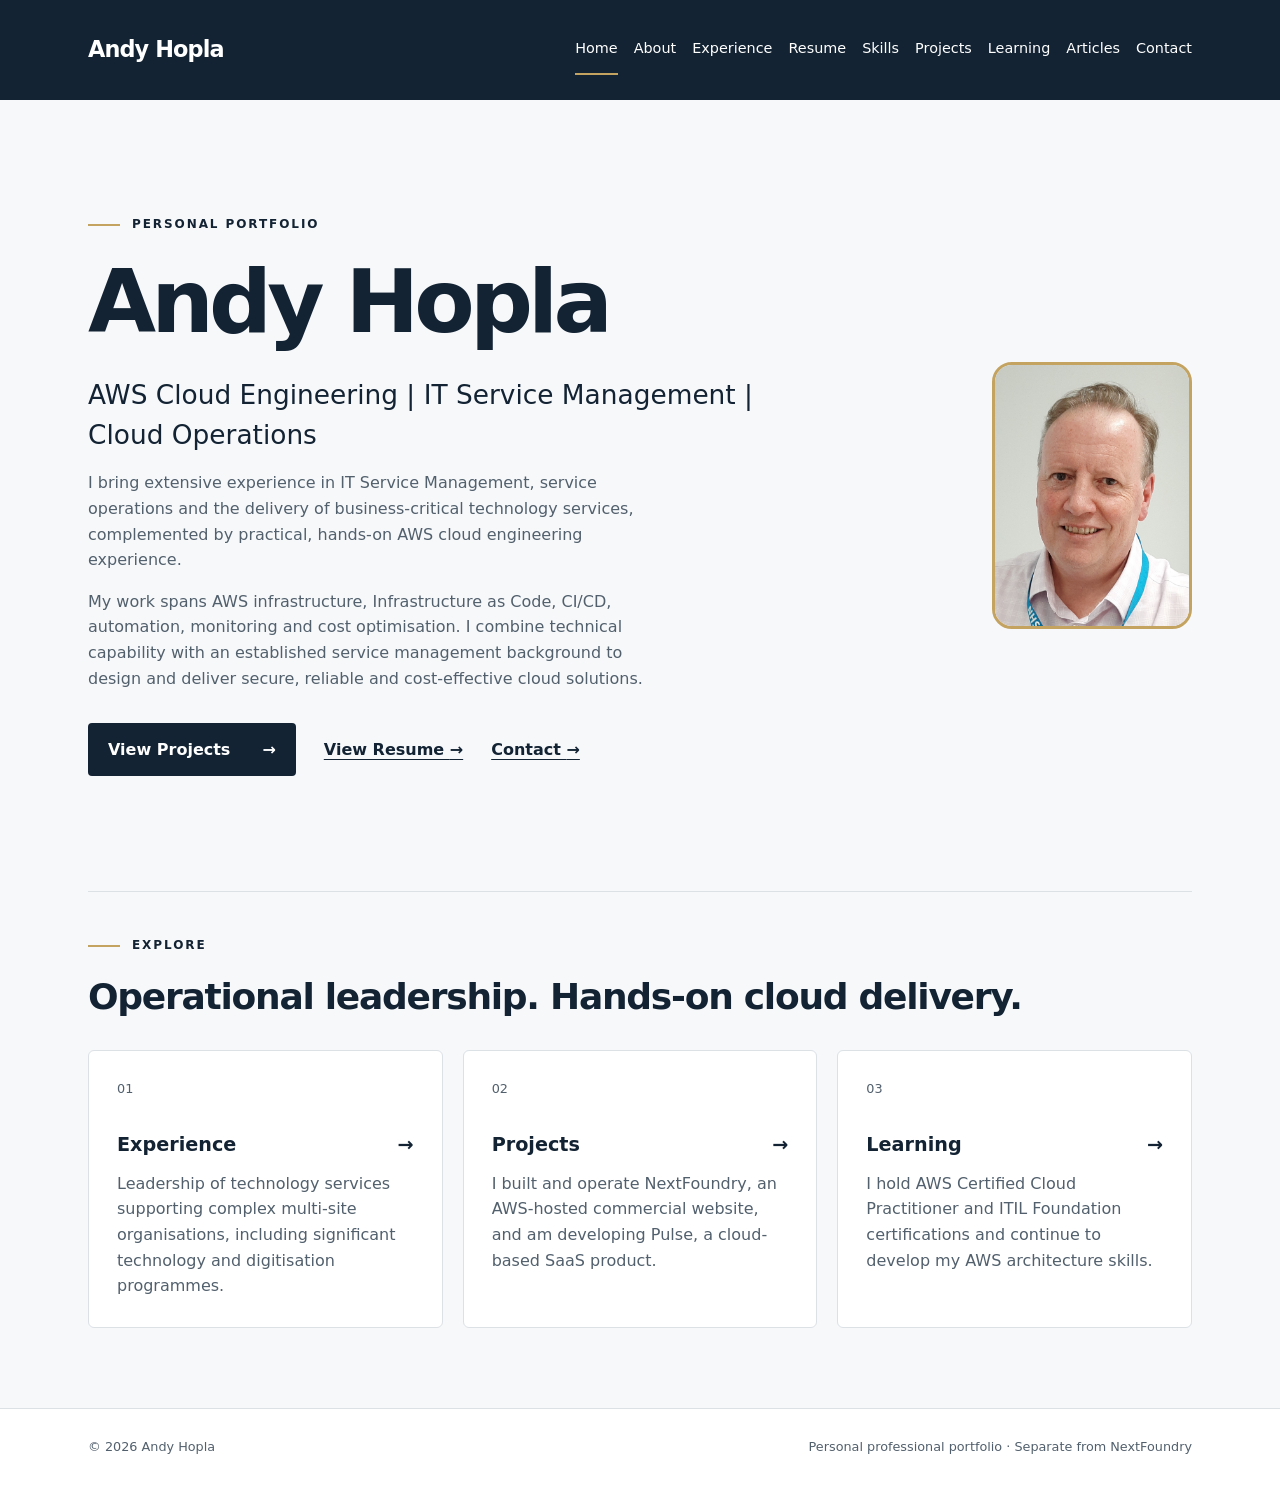
<file: index.html>
<!doctype html>
<html lang="en-GB">
<head>
  <meta charset="utf-8">
  <meta name="viewport" content="width=device-width, initial-scale=1">
  <meta name="description" content="Andy Hopla combines around a decade of IT service management and operational leadership with growing hands-on AWS, automation and AI capability.">
  <meta name="theme-color" content="#132333">
  <link rel="icon" href="favicon.ico" sizes="32x32">
  <link rel="icon" href="favicon.svg" type="image/svg+xml" sizes="any">
  <title>Andy Hopla | Personal Portfolio</title>
  <link rel="stylesheet" href="css/styles.css">
  <script src="js/main.js" defer></script>
</head>
<body>
  <a class="skip-link" href="#main-content">Skip to content</a>
  <header class="site-header">
    <div class="header-inner container">
      <a class="brand" href="index.html" aria-label="Andy Hopla — home">Andy Hopla</a>
      <button class="menu-toggle" type="button" aria-expanded="false" aria-controls="primary-navigation" hidden>Menu</button>
      <nav id="primary-navigation" aria-label="Main navigation">
        <ul>
          <li><a href="index.html" aria-current="page">Home</a></li>
          <li><a href="pages/about.html">About</a></li>
          <li><a href="pages/experience.html">Experience</a></li>
          <li><a href="pages/resume.html">Resume</a></li>
          <li><a href="pages/skills.html">Skills</a></li>
          <li><a href="pages/projects.html">Projects</a></li>
          <li><a href="pages/learning.html">Learning</a></li>
          <li><a href="pages/articles.html">Articles</a></li>
          <li><a href="pages/contact.html">Contact</a></li>
        </ul>
      </nav>
    </div>
  </header>
  <main id="main-content" class="container" tabindex="-1">
    <section class="hero home-hero" aria-labelledby="page-title">
      <div class="home-hero-content">
        <p class="eyebrow">Personal portfolio</p>
        <h1 id="page-title">Andy Hopla</h1>
        <p class="intro">AWS Cloud Engineering | IT Service Management | Cloud Operations</p>
        <p class="hero-description">I bring extensive experience in IT Service Management, service operations and the delivery of business-critical technology services, complemented by practical, hands-on AWS cloud engineering experience.</p>
        <p class="hero-description">My work spans AWS infrastructure, Infrastructure as Code, CI/CD, automation, monitoring and cost optimisation. I combine technical capability with an established service management background to design and deliver secure, reliable and cost-effective cloud solutions.</p>
        <div class="actions">
          <a class="button" href="pages/projects.html">View Projects <span aria-hidden="true">&rarr;</span></a>
          <a class="text-link" href="pages/resume.html">View Resume <span aria-hidden="true">&rarr;</span></a>
          <a class="text-link" href="pages/contact.html">Contact <span aria-hidden="true">&rarr;</span></a>
        </div>
      </div>
      <div class="home-hero-portrait">
        <img src="images/andy-hopla.jpg" alt="Andy Hopla" width="200" height="267">
      </div>
    </section>
    <section class="overview" aria-labelledby="overview-title">
      <div class="section-heading">
        <p class="eyebrow">Explore</p>
        <h2 id="overview-title">Operational leadership. Hands-on cloud delivery.</h2>
      </div>
      <div class="card-grid">
        <a class="card" href="pages/experience.html">
          <span class="card-number" aria-hidden="true">01</span>
          <h3>Experience <span aria-hidden="true">&rarr;</span></h3>
          <p>Leadership of technology services supporting complex multi-site organisations, including significant technology and digitisation programmes.</p>
        </a>
        <a class="card" href="pages/projects.html">
          <span class="card-number" aria-hidden="true">02</span>
          <h3>Projects <span aria-hidden="true">&rarr;</span></h3>
          <p>I built and operate NextFoundry, an AWS-hosted commercial website, and am developing Pulse, a cloud-based SaaS product.</p>
        </a>
        <a class="card" href="pages/learning.html">
          <span class="card-number" aria-hidden="true">03</span>
          <h3>Learning <span aria-hidden="true">&rarr;</span></h3>
          <p>I hold AWS Certified Cloud Practitioner and ITIL Foundation certifications and continue to develop my AWS architecture skills.</p>
        </a>
      </div>
    </section>
  </main>
  <footer class="site-footer">
    <div class="container footer-inner">
      <p>&copy; <span data-year>2026</span> Andy Hopla</p>
      <p>Personal professional portfolio <span aria-hidden="true">&middot;</span> Separate from NextFoundry</p>
    </div>
  </footer>
</body>
</html>
</file>
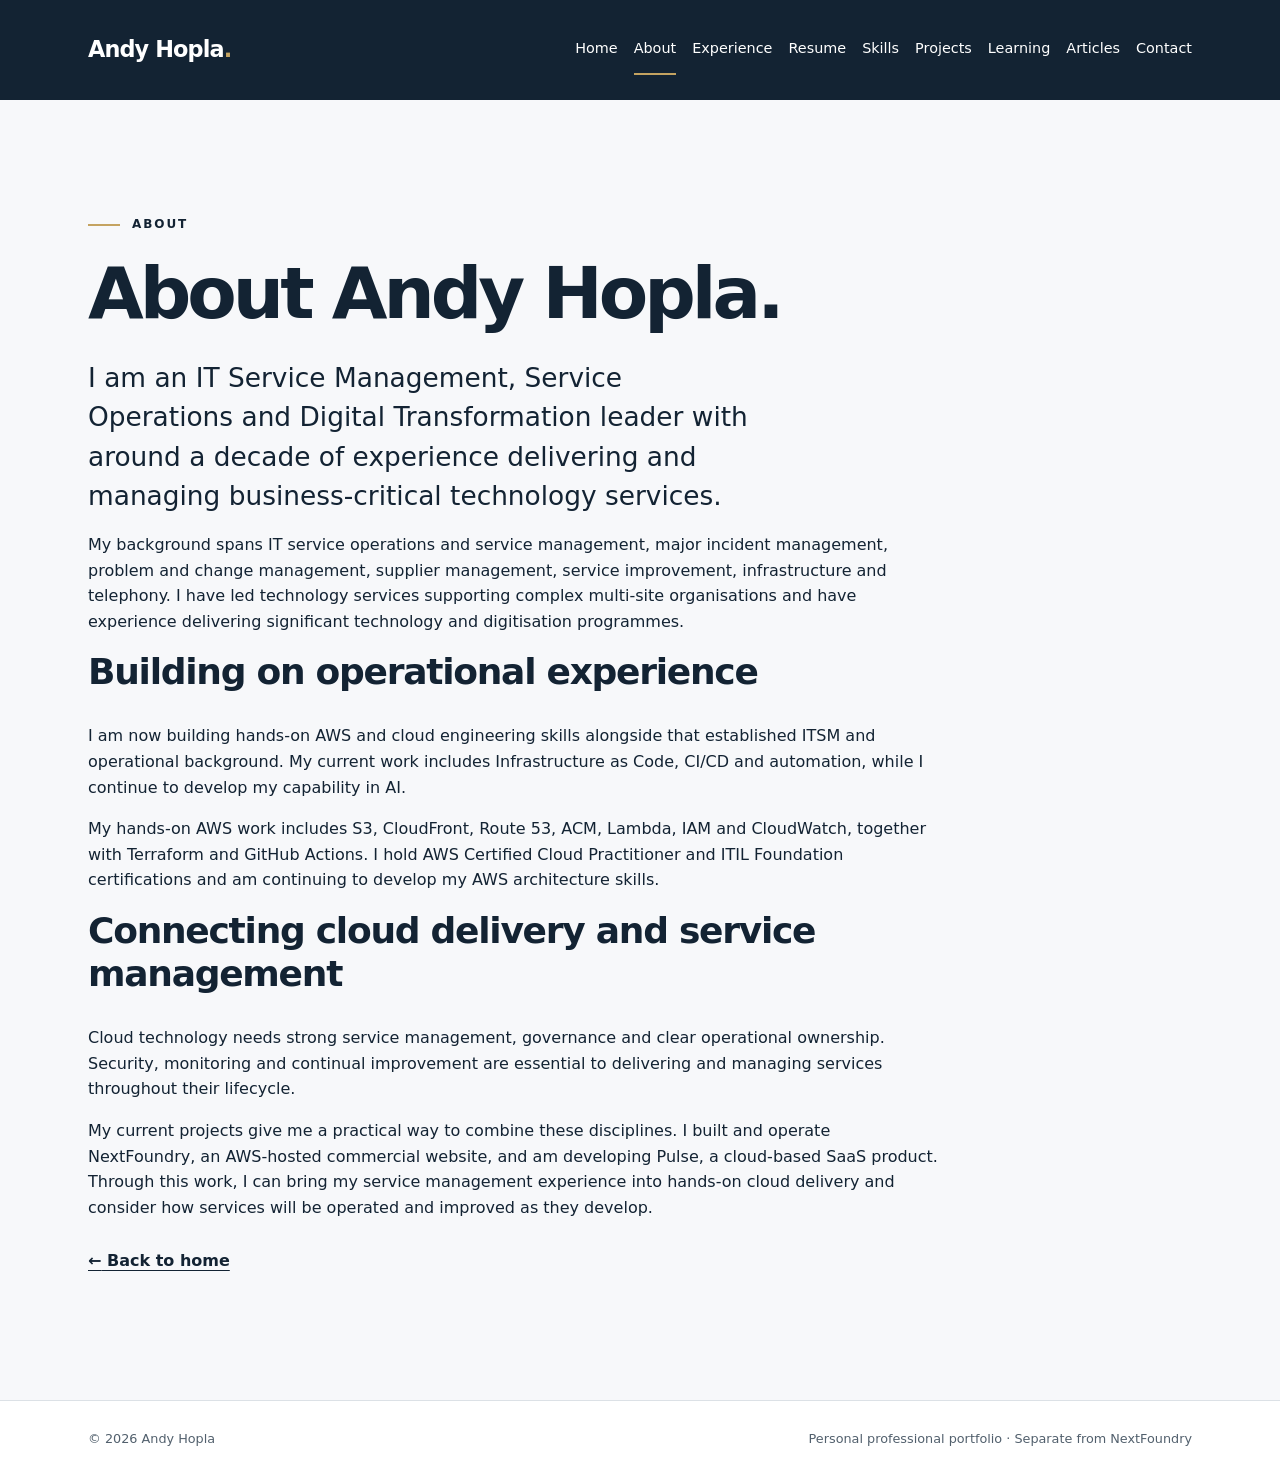
<file: pages/about.html>
<!doctype html>
<html lang="en-GB">
<head>
  <meta charset="utf-8">
  <meta name="viewport" content="width=device-width, initial-scale=1">
  <meta name="description" content="About Andy Hopla: an IT service management and operations leader developing hands-on AWS skills and connecting cloud delivery with operational ownership.">
  <meta name="theme-color" content="#132333">
  <link rel="icon" href="../favicon.ico" sizes="32x32">
  <link rel="icon" href="../favicon.svg" type="image/svg+xml" sizes="any">
  <title>About | Andy Hopla</title>
  <link rel="stylesheet" href="../css/styles.css">
  <script src="../js/main.js" defer></script>
</head>
<body>
  <a class="skip-link" href="#main-content">Skip to content</a>
  <header class="site-header">
    <div class="header-inner container">
      <a class="brand" href="../index.html" aria-label="Andy Hopla — home">Andy Hopla<span class="accent" aria-hidden="true">.</span></a>
      <button class="menu-toggle" type="button" aria-expanded="false" aria-controls="primary-navigation" hidden>Menu</button>
      <nav id="primary-navigation" aria-label="Main navigation">
        <ul>
          <li><a href="../index.html">Home</a></li>
          <li><a href="../pages/about.html" aria-current="page">About</a></li>
          <li><a href="../pages/experience.html">Experience</a></li>
          <li><a href="../pages/resume.html">Resume</a></li>
          <li><a href="../pages/skills.html">Skills</a></li>
          <li><a href="../pages/projects.html">Projects</a></li>
          <li><a href="../pages/learning.html">Learning</a></li>
          <li><a href="../pages/articles.html">Articles</a></li>
          <li><a href="../pages/contact.html">Contact</a></li>
        </ul>
      </nav>
    </div>
  </header>
  <main id="main-content" class="container" tabindex="-1">
    <section class="hero page-hero" aria-labelledby="page-title">
      <p class="eyebrow">About</p>
      <h1 id="page-title">About Andy Hopla.</h1>
      <p class="intro">I am an IT Service Management, Service Operations and Digital Transformation leader with around a decade of experience delivering and managing business-critical technology services.</p>
      <p>My background spans IT service operations and service management, major incident management, problem and change management, supplier management, service improvement, infrastructure and telephony. I have led technology services supporting complex multi-site organisations and have experience delivering significant technology and digitisation programmes.</p>
      <h2>Building on operational experience</h2>
      <p>I am now building hands-on AWS and cloud engineering skills alongside that established ITSM and operational background. My current work includes Infrastructure as Code, CI/CD and automation, while I continue to develop my capability in AI.</p>
      <p>My hands-on AWS work includes S3, CloudFront, Route 53, ACM, Lambda, IAM and CloudWatch, together with Terraform and GitHub Actions. I hold AWS Certified Cloud Practitioner and ITIL Foundation certifications and am continuing to develop my AWS architecture skills.</p>
      <h2>Connecting cloud delivery and service management</h2>
      <p>Cloud technology needs strong service management, governance and clear operational ownership. Security, monitoring and continual improvement are essential to delivering and managing services throughout their lifecycle.</p>
      <p>My current projects give me a practical way to combine these disciplines. I built and operate NextFoundry, an AWS-hosted commercial website, and am developing Pulse, a cloud-based SaaS product. Through this work, I can bring my service management experience into hands-on cloud delivery and consider how services will be operated and improved as they develop.</p>
      <a class="text-link" href="../index.html"><span aria-hidden="true">&larr;</span> Back to home</a>
    </section>
  </main>
  <footer class="site-footer">
    <div class="container footer-inner">
      <p>&copy; <span data-year>2026</span> Andy Hopla</p>
      <p>Personal professional portfolio <span aria-hidden="true">&middot;</span> Separate from NextFoundry</p>
    </div>
  </footer>
</body>
</html>
</file>
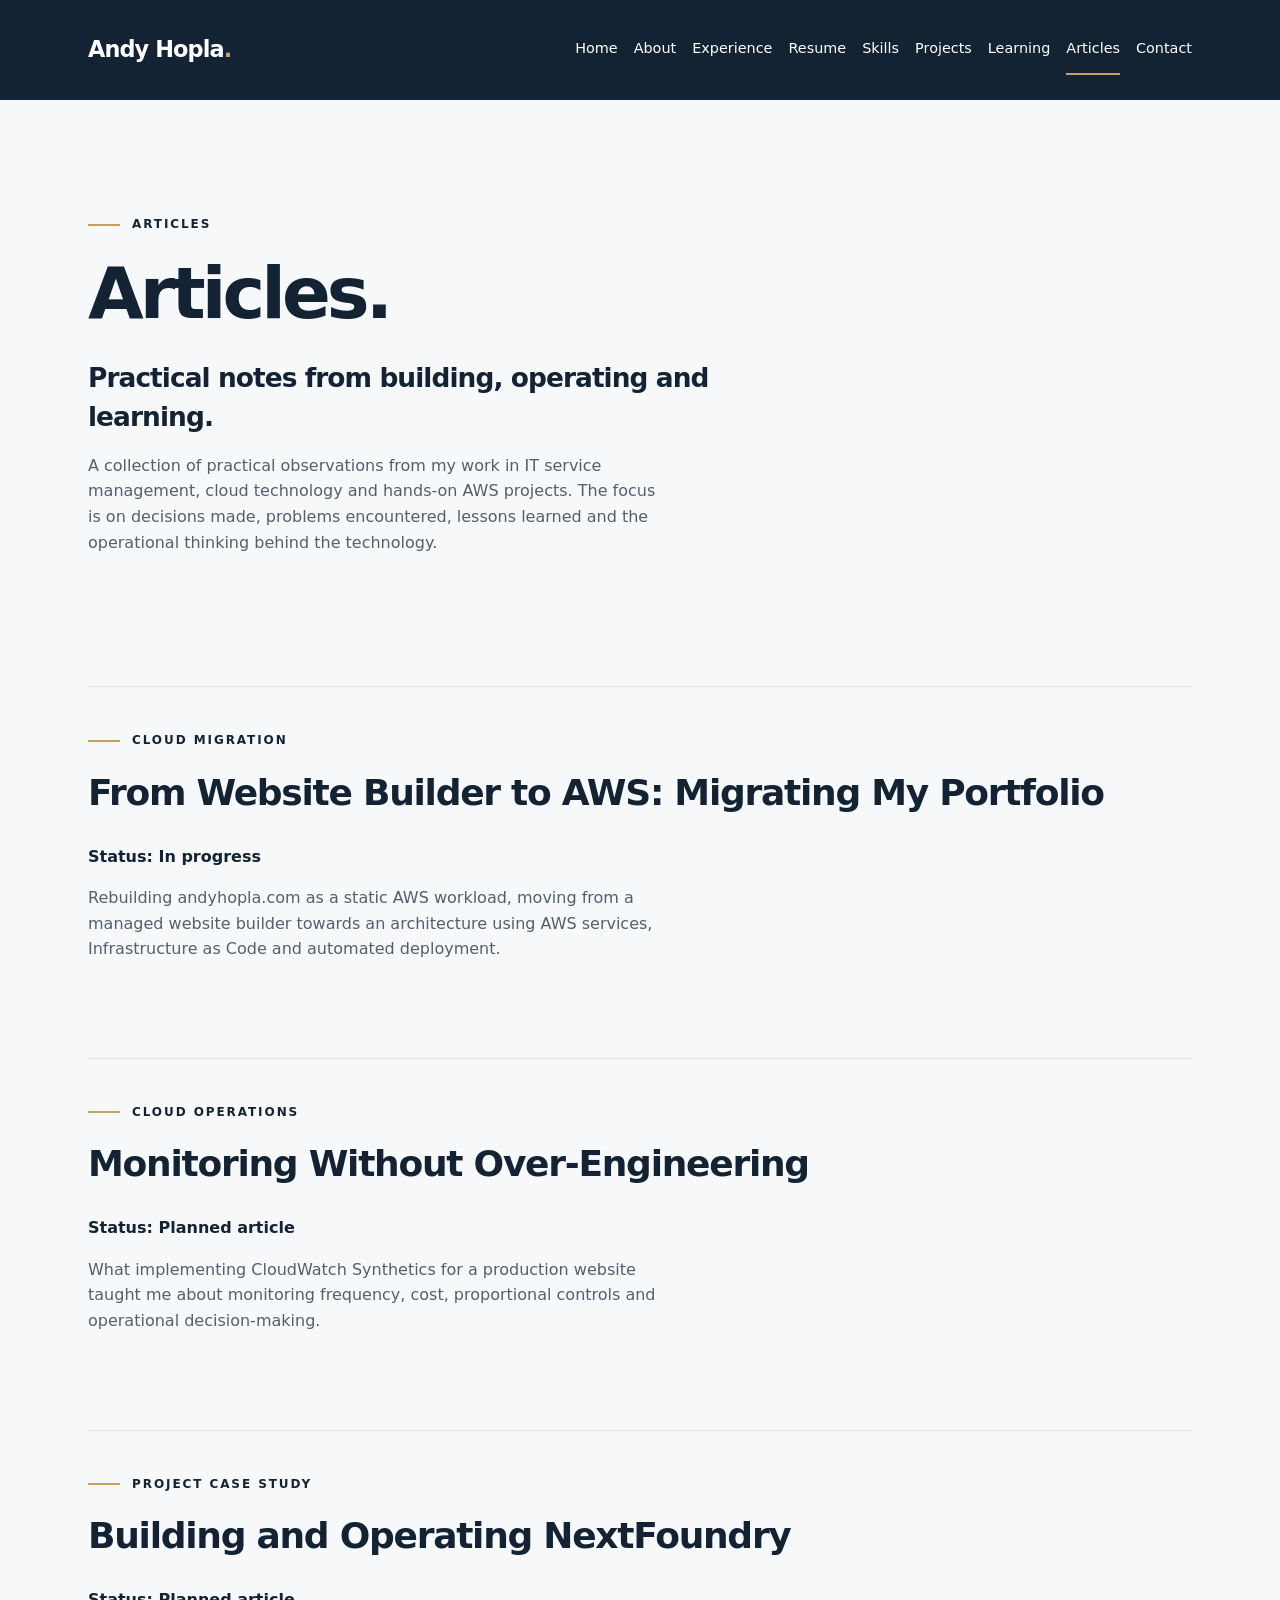
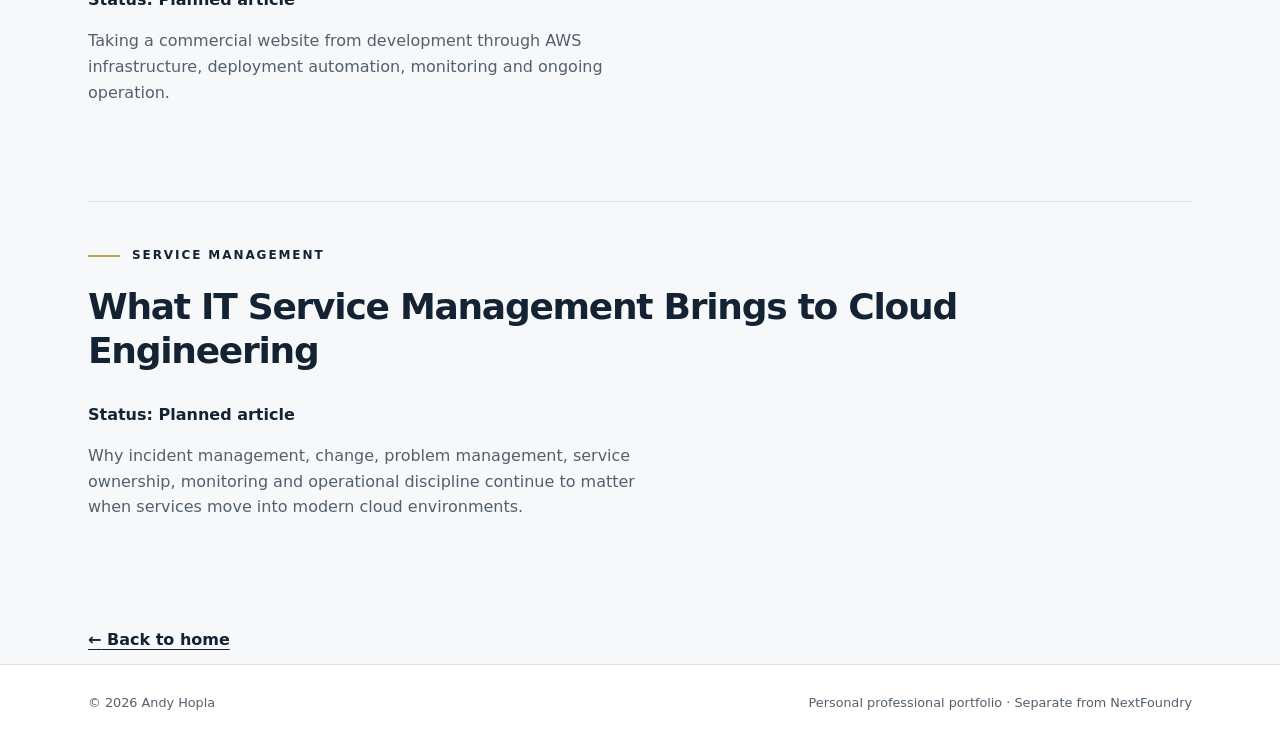
<file: pages/articles.html>
<!doctype html>
<html lang="en-GB">
<head>
  <meta charset="utf-8">
  <meta name="viewport" content="width=device-width, initial-scale=1">
  <meta name="description" content="Planned articles and practical reflections on Andy Hopla’s IT service management, cloud operations and hands-on AWS projects.">
  <meta name="theme-color" content="#132333">
  <link rel="icon" href="../favicon.ico" sizes="32x32">
  <link rel="icon" href="../favicon.svg" type="image/svg+xml" sizes="any">
  <title>Articles | Andy Hopla</title>
  <link rel="stylesheet" href="../css/styles.css">
  <script src="../js/main.js" defer></script>
</head>
<body>
  <a class="skip-link" href="#main-content">Skip to content</a>
  <header class="site-header">
    <div class="header-inner container">
      <a class="brand" href="../index.html" aria-label="Andy Hopla — home">Andy Hopla<span class="accent" aria-hidden="true">.</span></a>
      <button class="menu-toggle" type="button" aria-expanded="false" aria-controls="primary-navigation" hidden>Menu</button>
      <nav id="primary-navigation" aria-label="Main navigation">
        <ul>
          <li><a href="../index.html">Home</a></li>
          <li><a href="../pages/about.html">About</a></li>
          <li><a href="../pages/experience.html">Experience</a></li>
          <li><a href="../pages/resume.html">Resume</a></li>
          <li><a href="../pages/skills.html">Skills</a></li>
          <li><a href="../pages/projects.html">Projects</a></li>
          <li><a href="../pages/learning.html">Learning</a></li>
          <li><a href="../pages/articles.html" aria-current="page">Articles</a></li>
          <li><a href="../pages/contact.html">Contact</a></li>
        </ul>
      </nav>
    </div>
  </header>
  <main id="main-content" class="container" tabindex="-1">
    <section class="hero page-hero" aria-labelledby="page-title">
      <p class="eyebrow">Articles</p>
      <h1 id="page-title">Articles.</h1>
      <h2 class="intro">Practical notes from building, operating and learning.</h2>
      <p class="hero-description">A collection of practical observations from my work in IT service management, cloud technology and hands-on AWS projects. The focus is on decisions made, problems encountered, lessons learned and the operational thinking behind the technology.</p>
    </section>
    <article class="overview" aria-labelledby="article-1-title">
      <p class="eyebrow">CLOUD MIGRATION</p>
      <h2 id="article-1-title">From Website Builder to AWS: Migrating My Portfolio</h2>
      <p><strong>Status: In progress</strong></p>
      <p class="hero-description">Rebuilding andyhopla.com as a static AWS workload, moving from a managed website builder towards an architecture using AWS services, Infrastructure as Code and automated deployment.</p>
    </article>
    <article class="overview" aria-labelledby="article-2-title">
      <p class="eyebrow">CLOUD OPERATIONS</p>
      <h2 id="article-2-title">Monitoring Without Over-Engineering</h2>
      <p><strong>Status: Planned article</strong></p>
      <p class="hero-description">What implementing CloudWatch Synthetics for a production website taught me about monitoring frequency, cost, proportional controls and operational decision-making.</p>
    </article>
    <article class="overview" aria-labelledby="article-3-title">
      <p class="eyebrow">PROJECT CASE STUDY</p>
      <h2 id="article-3-title">Building and Operating NextFoundry</h2>
      <p><strong>Status: Planned article</strong></p>
      <p class="hero-description">Taking a commercial website from development through AWS infrastructure, deployment automation, monitoring and ongoing operation.</p>
    </article>
    <article class="overview" aria-labelledby="article-4-title">
      <p class="eyebrow">SERVICE MANAGEMENT</p>
      <h2 id="article-4-title">What IT Service Management Brings to Cloud Engineering</h2>
      <p><strong>Status: Planned article</strong></p>
      <p class="hero-description">Why incident management, change, problem management, service ownership, monitoring and operational discipline continue to matter when services move into modern cloud environments.</p>
    </article>
    <a class="text-link" href="../index.html"><span aria-hidden="true">&larr;</span> Back to home</a>
  </main>
  <footer class="site-footer">
    <div class="container footer-inner">
      <p>&copy; <span data-year>2026</span> Andy Hopla</p>
      <p>Personal professional portfolio <span aria-hidden="true">&middot;</span> Separate from NextFoundry</p>
    </div>
  </footer>
</body>
</html>
</file>
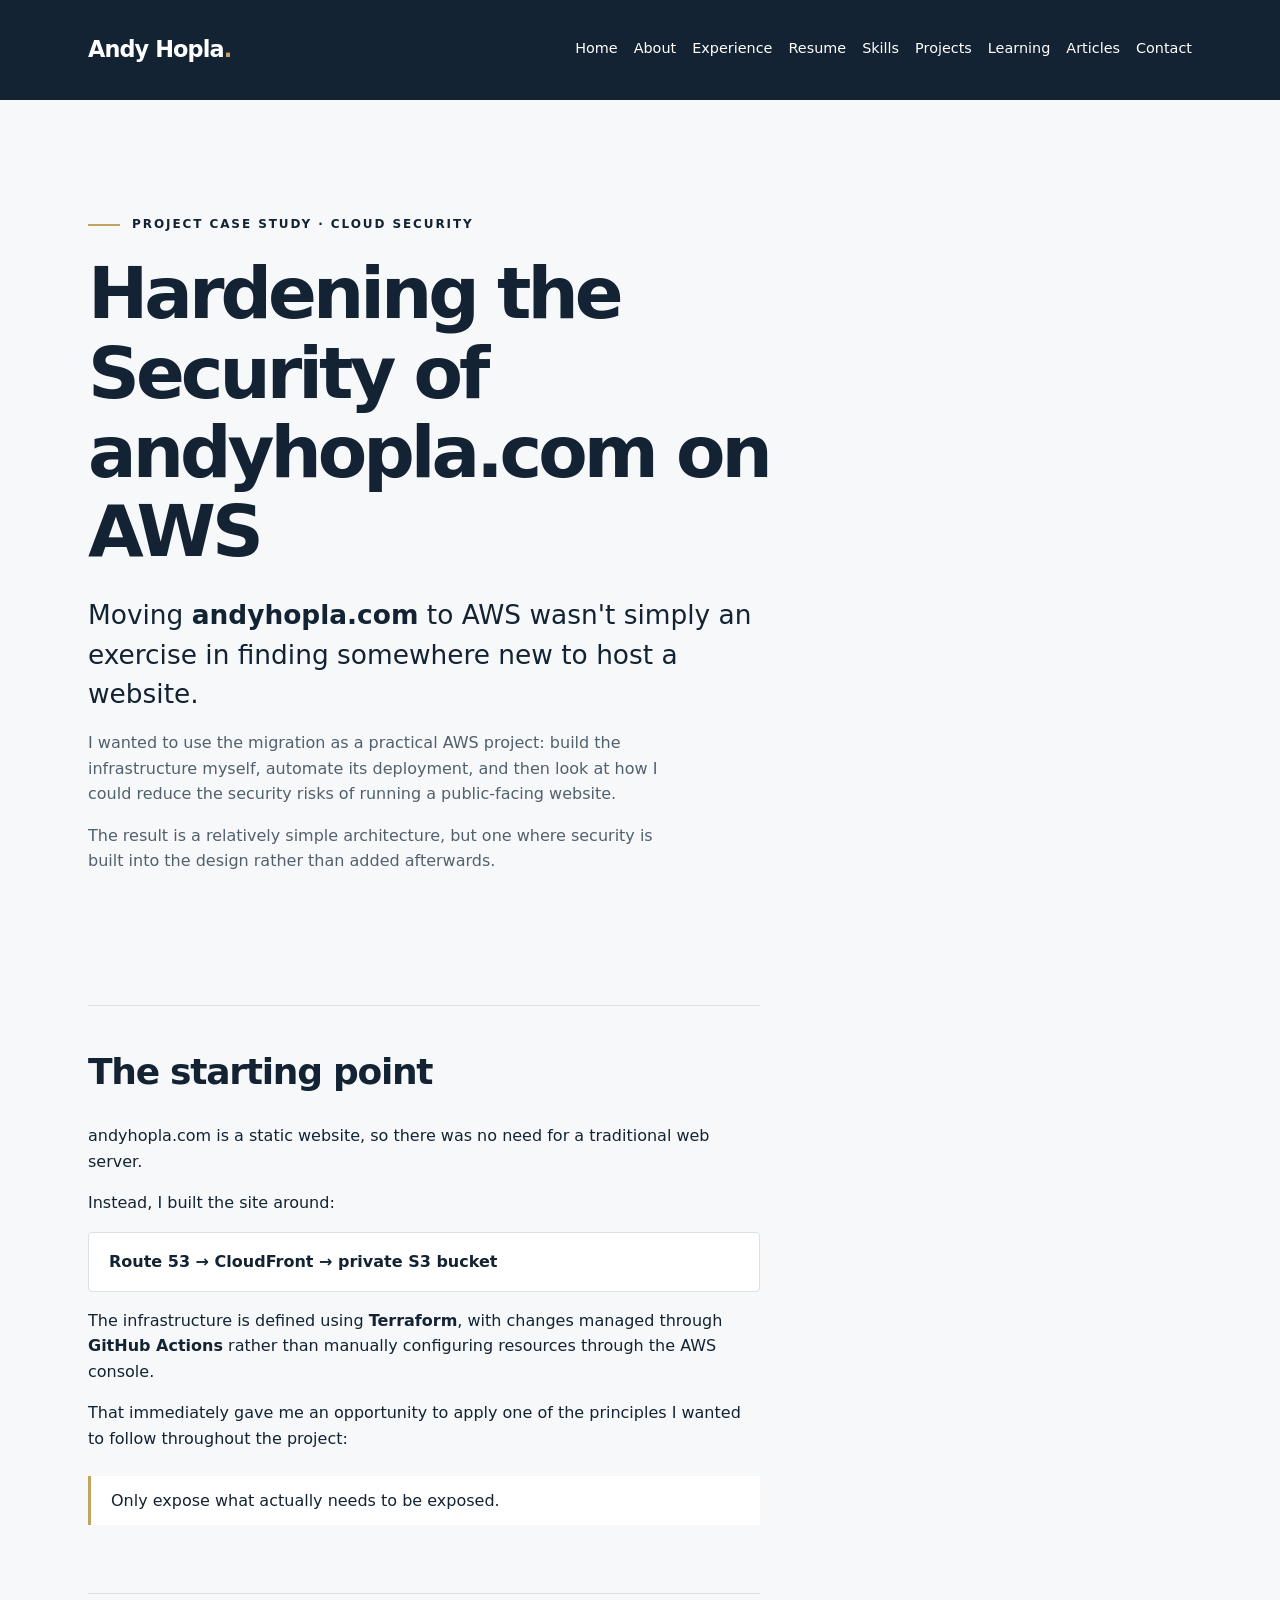
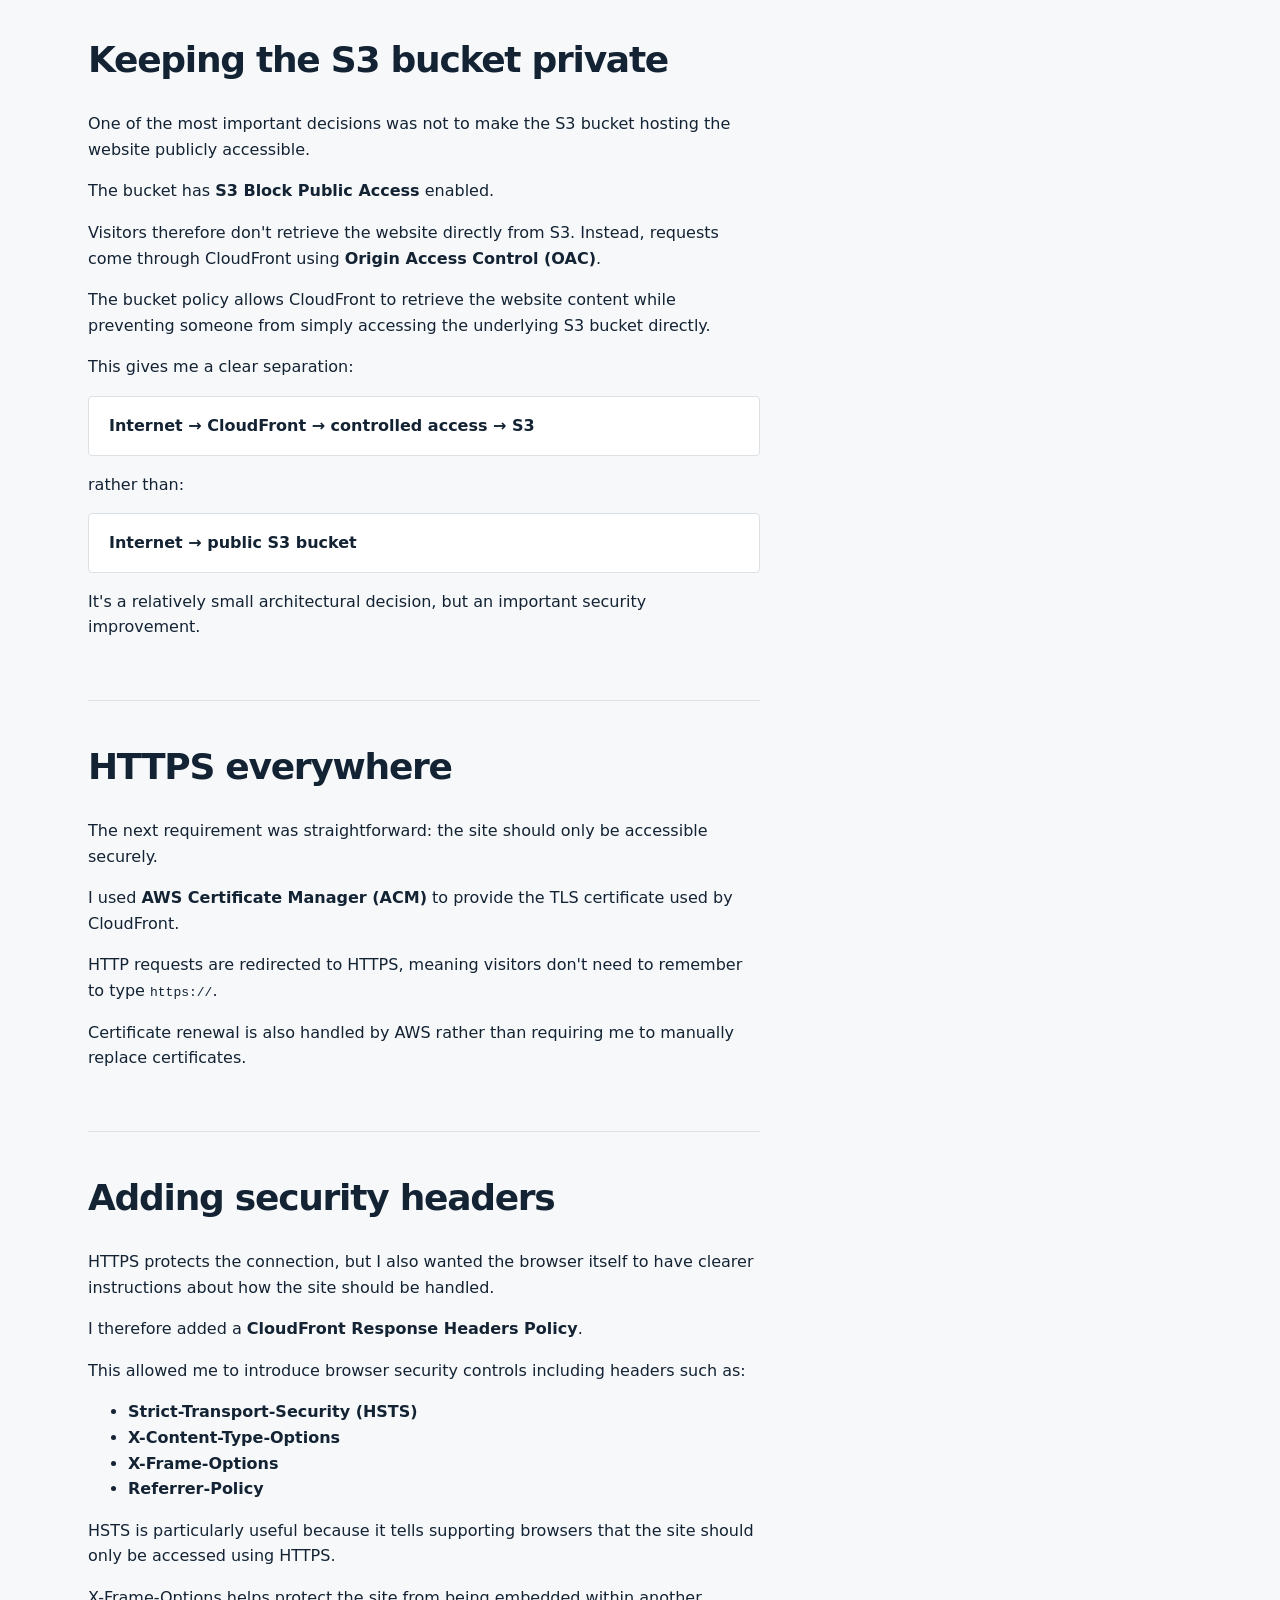
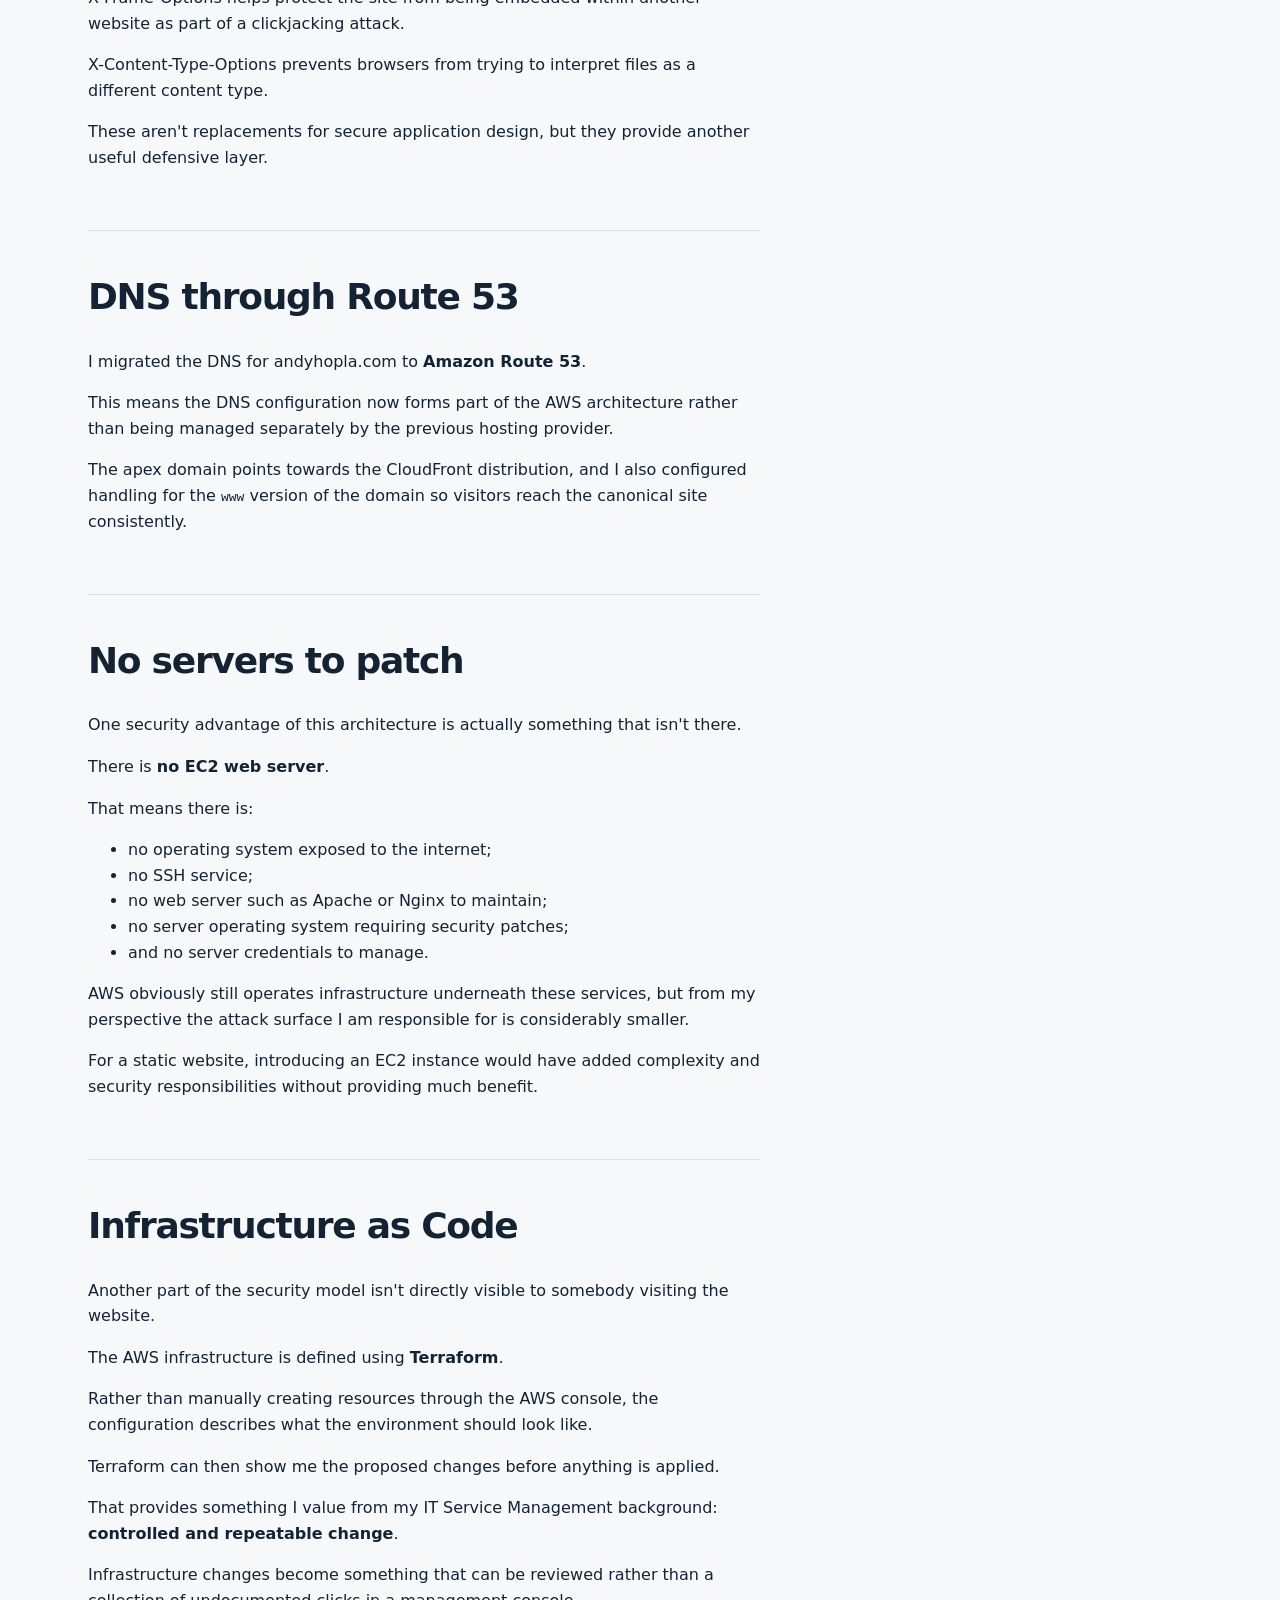
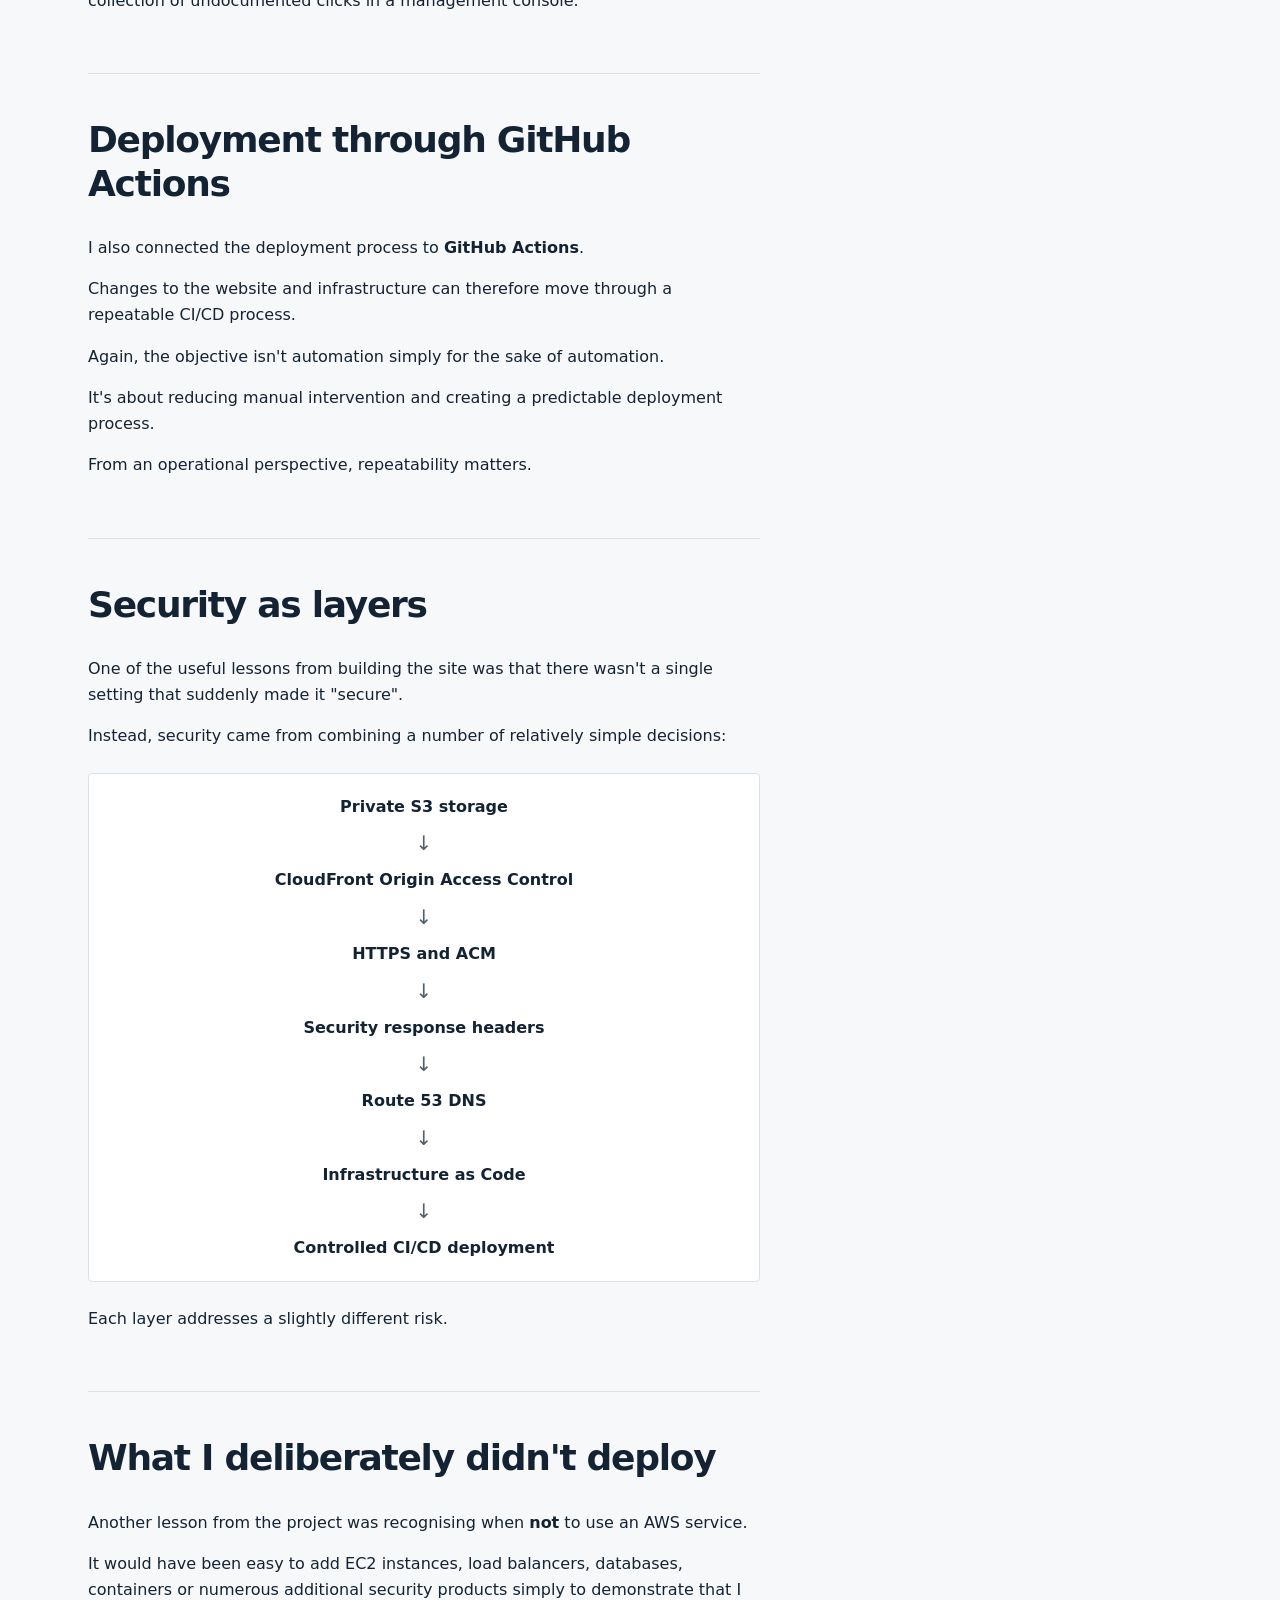
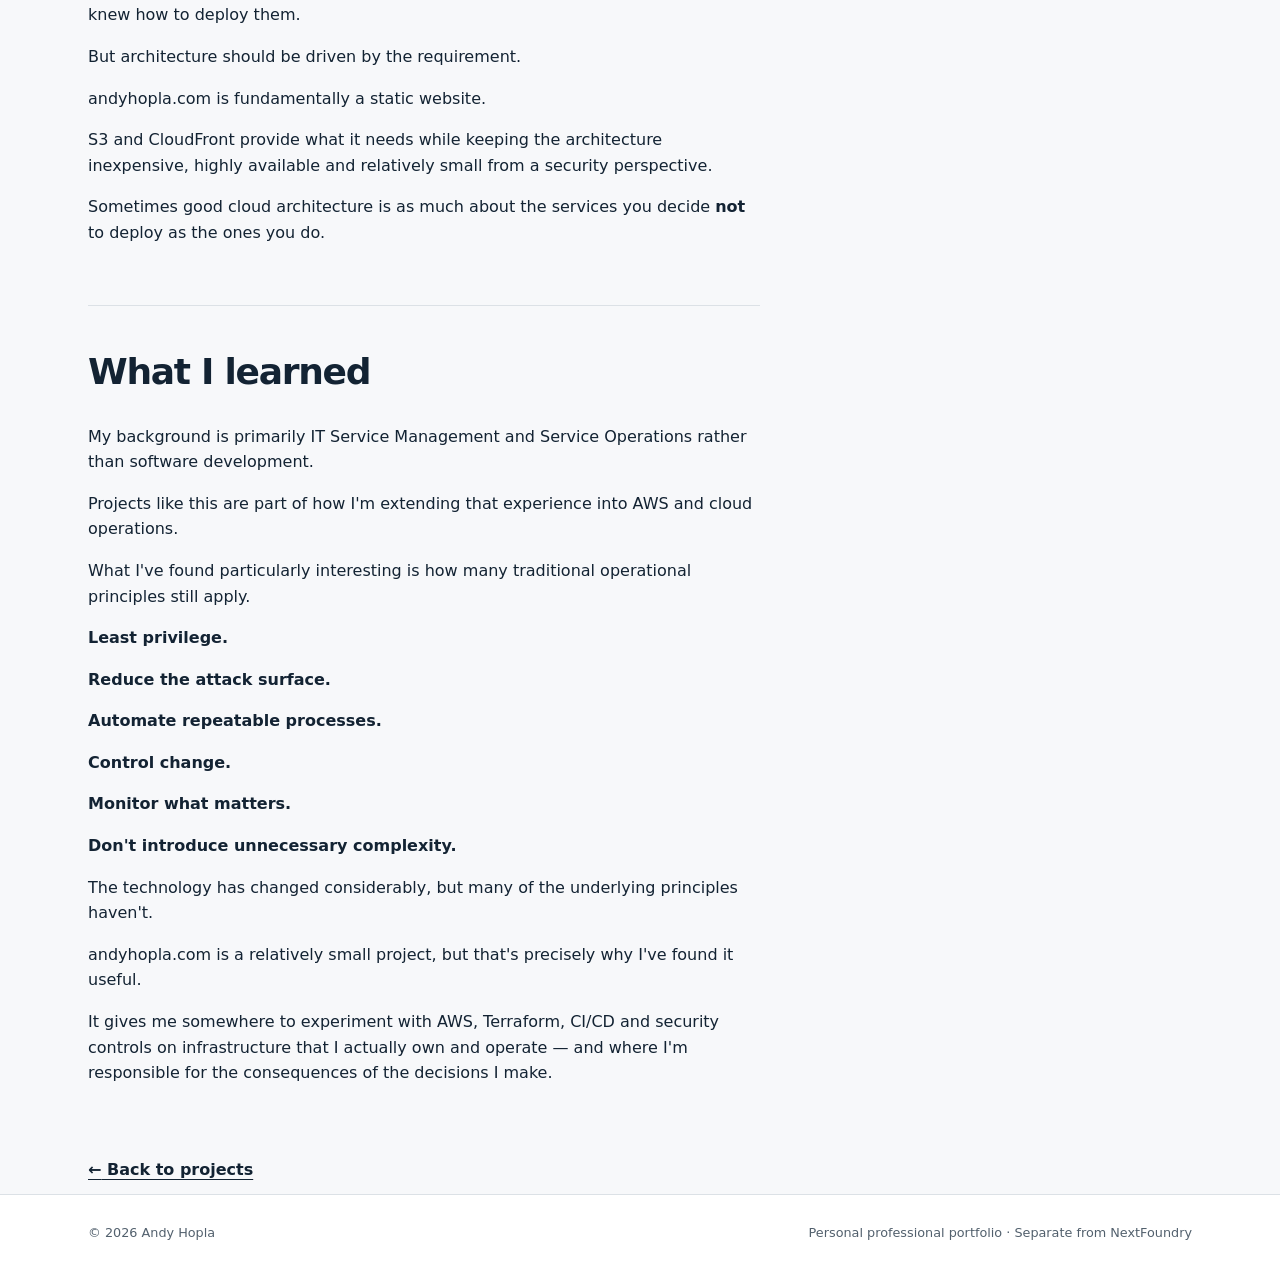
<file: pages/aws-security.html>
<!doctype html>
<html lang="en-GB">
<head>
  <meta charset="utf-8">
  <meta name="viewport" content="width=device-width, initial-scale=1">
  <meta name="description" content="How I hardened andyhopla.com on AWS using private S3 storage, CloudFront Origin Access Control, HTTPS and browser security headers.">
  <meta name="theme-color" content="#132333">
  <link rel="icon" href="../favicon.ico" sizes="32x32">
  <link rel="icon" href="../favicon.svg" type="image/svg+xml" sizes="any">
  <title>Hardening the Security of andyhopla.com on AWS | Andy Hopla</title>
  <link rel="stylesheet" href="../css/styles.css">
  <script src="../js/main.js" defer></script>
</head>
<body>
  <a class="skip-link" href="#main-content">Skip to content</a>
  <header class="site-header">
    <div class="header-inner container">
      <a class="brand" href="../index.html" aria-label="Andy Hopla — home">Andy Hopla<span class="accent" aria-hidden="true">.</span></a>
      <button class="menu-toggle" type="button" aria-expanded="false" aria-controls="primary-navigation" hidden>Menu</button>
      <nav id="primary-navigation" aria-label="Main navigation">
        <ul>
          <li><a href="../index.html">Home</a></li>
          <li><a href="../pages/about.html">About</a></li>
          <li><a href="../pages/experience.html">Experience</a></li>
          <li><a href="../pages/resume.html">Resume</a></li>
          <li><a href="../pages/skills.html">Skills</a></li>
          <li><a href="../pages/projects.html" aria-current="location">Projects</a></li>
          <li><a href="../pages/learning.html">Learning</a></li>
          <li><a href="../pages/articles.html">Articles</a></li>
          <li><a href="../pages/contact.html">Contact</a></li>
        </ul>
      </nav>
    </div>
  </header>
  <main id="main-content" class="container" tabindex="-1">
    <article aria-labelledby="page-title">
      <header class="hero page-hero">
        <p class="eyebrow">Project case study · Cloud security</p>
        <h1 id="page-title">Hardening the Security of andyhopla.com on AWS</h1>
        <p class="intro">Moving <strong>andyhopla.com</strong> to AWS wasn't simply an exercise in finding somewhere new to host a website.</p>
        <p class="hero-description">I wanted to use the migration as a practical AWS project: build the infrastructure myself, automate its deployment, and then look at how I could reduce the security risks of running a public-facing website.</p>
        <p class="hero-description">The result is a relatively simple architecture, but one where security is built into the design rather than added afterwards.</p>
      </header>
      <div class="case-study">
        <section class="overview" aria-labelledby="starting-point-title">
          <h2 id="starting-point-title">The starting point</h2>
          <p>andyhopla.com is a static website, so there was no need for a traditional web server.</p>
          <p>Instead, I built the site around:</p>
          <p class="architecture-flow"><strong>Route 53 → CloudFront → private S3 bucket</strong></p>
          <p>The infrastructure is defined using <strong>Terraform</strong>, with changes managed through <strong>GitHub Actions</strong> rather than manually configuring resources through the AWS console.</p>
          <p>That immediately gave me an opportunity to apply one of the principles I wanted to follow throughout the project:</p>
          <blockquote><p>Only expose what actually needs to be exposed.</p></blockquote>
        </section>
        <section class="overview" aria-labelledby="private-bucket-title">
          <h2 id="private-bucket-title">Keeping the S3 bucket private</h2>
          <p>One of the most important decisions was not to make the S3 bucket hosting the website publicly accessible.</p>
          <p>The bucket has <strong>S3 Block Public Access</strong> enabled.</p>
          <p>Visitors therefore don't retrieve the website directly from S3. Instead, requests come through CloudFront using <strong>Origin Access Control (OAC)</strong>.</p>
          <p>The bucket policy allows CloudFront to retrieve the website content while preventing someone from simply accessing the underlying S3 bucket directly.</p>
          <p>This gives me a clear separation:</p>
          <p class="architecture-flow"><strong>Internet → CloudFront → controlled access → S3</strong></p>
          <p>rather than:</p>
          <p class="architecture-flow"><strong>Internet → public S3 bucket</strong></p>
          <p>It's a relatively small architectural decision, but an important security improvement.</p>
        </section>
        <section class="overview" aria-labelledby="https-title">
          <h2 id="https-title">HTTPS everywhere</h2>
          <p>The next requirement was straightforward: the site should only be accessible securely.</p>
          <p>I used <strong>AWS Certificate Manager (ACM)</strong> to provide the TLS certificate used by CloudFront.</p>
          <p>HTTP requests are redirected to HTTPS, meaning visitors don't need to remember to type <code>https://</code>.</p>
          <p>Certificate renewal is also handled by AWS rather than requiring me to manually replace certificates.</p>
        </section>
        <section class="overview" aria-labelledby="headers-title">
          <h2 id="headers-title">Adding security headers</h2>
          <p>HTTPS protects the connection, but I also wanted the browser itself to have clearer instructions about how the site should be handled.</p>
          <p>I therefore added a <strong>CloudFront Response Headers Policy</strong>.</p>
          <p>This allowed me to introduce browser security controls including headers such as:</p>
          <ul>
            <li><strong>Strict-Transport-Security (HSTS)</strong></li>
            <li><strong>X-Content-Type-Options</strong></li>
            <li><strong>X-Frame-Options</strong></li>
            <li><strong>Referrer-Policy</strong></li>
          </ul>
          <p>HSTS is particularly useful because it tells supporting browsers that the site should only be accessed using HTTPS.</p>
          <p>X-Frame-Options helps protect the site from being embedded within another website as part of a clickjacking attack.</p>
          <p>X-Content-Type-Options prevents browsers from trying to interpret files as a different content type.</p>
          <p>These aren't replacements for secure application design, but they provide another useful defensive layer.</p>
        </section>
        <section class="overview" aria-labelledby="dns-title">
          <h2 id="dns-title">DNS through Route 53</h2>
          <p>I migrated the DNS for andyhopla.com to <strong>Amazon Route 53</strong>.</p>
          <p>This means the DNS configuration now forms part of the AWS architecture rather than being managed separately by the previous hosting provider.</p>
          <p>The apex domain points towards the CloudFront distribution, and I also configured handling for the <code>www</code> version of the domain so visitors reach the canonical site consistently.</p>
        </section>
        <section class="overview" aria-labelledby="no-servers-title">
          <h2 id="no-servers-title">No servers to patch</h2>
          <p>One security advantage of this architecture is actually something that isn't there.</p>
          <p>There is <strong>no EC2 web server</strong>.</p>
          <p>That means there is:</p>
          <ul>
            <li>no operating system exposed to the internet;</li>
            <li>no SSH service;</li>
            <li>no web server such as Apache or Nginx to maintain;</li>
            <li>no server operating system requiring security patches;</li>
            <li>and no server credentials to manage.</li>
          </ul>
          <p>AWS obviously still operates infrastructure underneath these services, but from my perspective the attack surface I am responsible for is considerably smaller.</p>
          <p>For a static website, introducing an EC2 instance would have added complexity and security responsibilities without providing much benefit.</p>
        </section>
        <section class="overview" aria-labelledby="iac-title">
          <h2 id="iac-title">Infrastructure as Code</h2>
          <p>Another part of the security model isn't directly visible to somebody visiting the website.</p>
          <p>The AWS infrastructure is defined using <strong>Terraform</strong>.</p>
          <p>Rather than manually creating resources through the AWS console, the configuration describes what the environment should look like.</p>
          <p>Terraform can then show me the proposed changes before anything is applied.</p>
          <p>That provides something I value from my IT Service Management background: <strong>controlled and repeatable change</strong>.</p>
          <p>Infrastructure changes become something that can be reviewed rather than a collection of undocumented clicks in a management console.</p>
        </section>
        <section class="overview" aria-labelledby="deployment-title">
          <h2 id="deployment-title">Deployment through GitHub Actions</h2>
          <p>I also connected the deployment process to <strong>GitHub Actions</strong>.</p>
          <p>Changes to the website and infrastructure can therefore move through a repeatable CI/CD process.</p>
          <p>Again, the objective isn't automation simply for the sake of automation.</p>
          <p>It's about reducing manual intervention and creating a predictable deployment process.</p>
          <p>From an operational perspective, repeatability matters.</p>
        </section>
        <section class="overview" aria-labelledby="layers-title">
          <h2 id="layers-title">Security as layers</h2>
          <p>One of the useful lessons from building the site was that there wasn't a single setting that suddenly made it &quot;secure&quot;.</p>
          <p>Instead, security came from combining a number of relatively simple decisions:</p>
          <ul class="security-layers" role="list" aria-label="Security layers">
            <li><strong>Private S3 storage</strong></li>
            <li><span class="layer-arrow" aria-hidden="true">↓</span><strong>CloudFront Origin Access Control</strong></li>
            <li><span class="layer-arrow" aria-hidden="true">↓</span><strong>HTTPS and ACM</strong></li>
            <li><span class="layer-arrow" aria-hidden="true">↓</span><strong>Security response headers</strong></li>
            <li><span class="layer-arrow" aria-hidden="true">↓</span><strong>Route 53 DNS</strong></li>
            <li><span class="layer-arrow" aria-hidden="true">↓</span><strong>Infrastructure as Code</strong></li>
            <li><span class="layer-arrow" aria-hidden="true">↓</span><strong>Controlled CI/CD deployment</strong></li>
          </ul>
          <p>Each layer addresses a slightly different risk.</p>
        </section>
        <section class="overview" aria-labelledby="deliberate-choices-title">
          <h2 id="deliberate-choices-title">What I deliberately didn't deploy</h2>
          <p>Another lesson from the project was recognising when <strong>not</strong> to use an AWS service.</p>
          <p>It would have been easy to add EC2 instances, load balancers, databases, containers or numerous additional security products simply to demonstrate that I knew how to deploy them.</p>
          <p>But architecture should be driven by the requirement.</p>
          <p>andyhopla.com is fundamentally a static website.</p>
          <p>S3 and CloudFront provide what it needs while keeping the architecture inexpensive, highly available and relatively small from a security perspective.</p>
          <p>Sometimes good cloud architecture is as much about the services you decide <strong>not</strong> to deploy as the ones you do.</p>
        </section>
        <section class="overview" aria-labelledby="lessons-title">
          <h2 id="lessons-title">What I learned</h2>
          <p>My background is primarily IT Service Management and Service Operations rather than software development.</p>
          <p>Projects like this are part of how I'm extending that experience into AWS and cloud operations.</p>
          <p>What I've found particularly interesting is how many traditional operational principles still apply.</p>
          <p><strong>Least privilege.</strong></p>
          <p><strong>Reduce the attack surface.</strong></p>
          <p><strong>Automate repeatable processes.</strong></p>
          <p><strong>Control change.</strong></p>
          <p><strong>Monitor what matters.</strong></p>
          <p><strong>Don't introduce unnecessary complexity.</strong></p>
          <p>The technology has changed considerably, but many of the underlying principles haven't.</p>
          <p>andyhopla.com is a relatively small project, but that's precisely why I've found it useful.</p>
          <p>It gives me somewhere to experiment with AWS, Terraform, CI/CD and security controls on infrastructure that I actually own and operate — and where I'm responsible for the consequences of the decisions I make.</p>
        </section>
      </div>
    </article>
    <a class="text-link" href="projects.html"><span aria-hidden="true">&larr;</span> Back to projects</a>
  </main>
  <footer class="site-footer">
    <div class="container footer-inner">
      <p>&copy; <span data-year>2026</span> Andy Hopla</p>
      <p>Personal professional portfolio <span aria-hidden="true">&middot;</span> Separate from NextFoundry</p>
    </div>
  </footer>
</body>
</html>
</file>
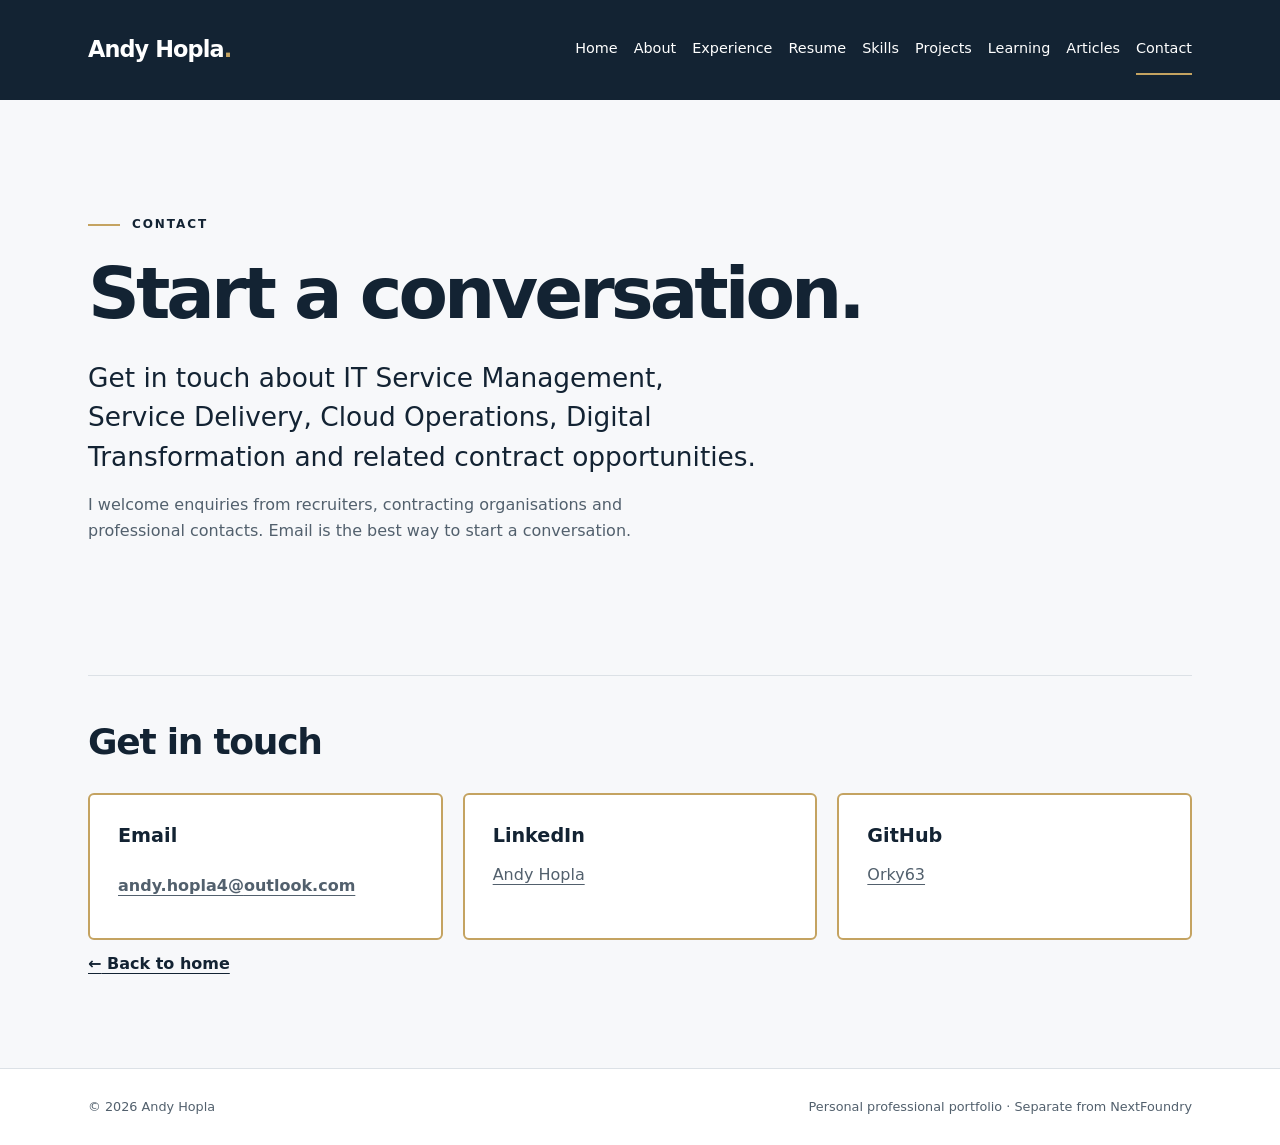
<file: pages/contact.html>
<!doctype html>
<html lang="en-GB">
<head>
  <meta charset="utf-8">
  <meta name="viewport" content="width=device-width, initial-scale=1">
  <meta name="description" content="Contact Andy Hopla about IT Service Management, Service Delivery, Cloud Operations, Digital Transformation and related contract opportunities.">
  <meta name="theme-color" content="#132333">
  <link rel="icon" href="../favicon.ico" sizes="32x32">
  <link rel="icon" href="../favicon.svg" type="image/svg+xml" sizes="any">
  <title>Contact | Andy Hopla</title>
  <link rel="stylesheet" href="../css/styles.css">
  <script src="../js/main.js" defer></script>
</head>
<body>
  <a class="skip-link" href="#main-content">Skip to content</a>
  <header class="site-header">
    <div class="header-inner container">
      <a class="brand" href="../index.html" aria-label="Andy Hopla — home">Andy Hopla<span class="accent" aria-hidden="true">.</span></a>
      <button class="menu-toggle" type="button" aria-expanded="false" aria-controls="primary-navigation" hidden>Menu</button>
      <nav id="primary-navigation" aria-label="Main navigation">
        <ul>
          <li><a href="../index.html">Home</a></li>
          <li><a href="../pages/about.html">About</a></li>
          <li><a href="../pages/experience.html">Experience</a></li>
          <li><a href="../pages/resume.html">Resume</a></li>
          <li><a href="../pages/skills.html">Skills</a></li>
          <li><a href="../pages/projects.html">Projects</a></li>
          <li><a href="../pages/learning.html">Learning</a></li>
          <li><a href="../pages/articles.html">Articles</a></li>
          <li><a href="../pages/contact.html" aria-current="page">Contact</a></li>
        </ul>
      </nav>
    </div>
  </header>
  <main id="main-content" class="container" tabindex="-1">
    <section class="hero page-hero" aria-labelledby="page-title">
      <p class="eyebrow">Contact</p>
      <h1 id="page-title">Start a conversation.</h1>
      <p class="intro">Get in touch about IT Service Management, Service Delivery, Cloud Operations, Digital Transformation and related contract opportunities.</p>
      <p class="hero-description">I welcome enquiries from recruiters, contracting organisations and professional contacts. Email is the best way to start a conversation.</p>
    </section>
    <section class="overview" aria-labelledby="contact-methods-title">
      <h2 id="contact-methods-title">Get in touch</h2>
      <div class="card-grid contact-cards">
        <div class="card">
          <h3>Email</h3>
          <p><a class="text-link" href="mailto:andy.hopla4@outlook.com">andy.hopla4@<wbr>outlook.com</a></p>
        </div>
        <div class="card">
          <h3>LinkedIn</h3>
          <p><a href="https://www.linkedin.com/in/andyhopla/" target="_blank" rel="noopener noreferrer">Andy Hopla</a></p>
        </div>
        <div class="card">
          <h3>GitHub</h3>
          <p><a href="https://github.com/Orky63" target="_blank" rel="noopener noreferrer">Orky63</a></p>
        </div>
      </div>
      <a class="text-link" href="../index.html"><span aria-hidden="true">&larr;</span> Back to home</a>
    </section>
  </main>
  <footer class="site-footer">
    <div class="container footer-inner">
      <p>&copy; <span data-year>2026</span> Andy Hopla</p>
      <p>Personal professional portfolio <span aria-hidden="true">&middot;</span> Separate from NextFoundry</p>
    </div>
  </footer>
</body>
</html>
</file>
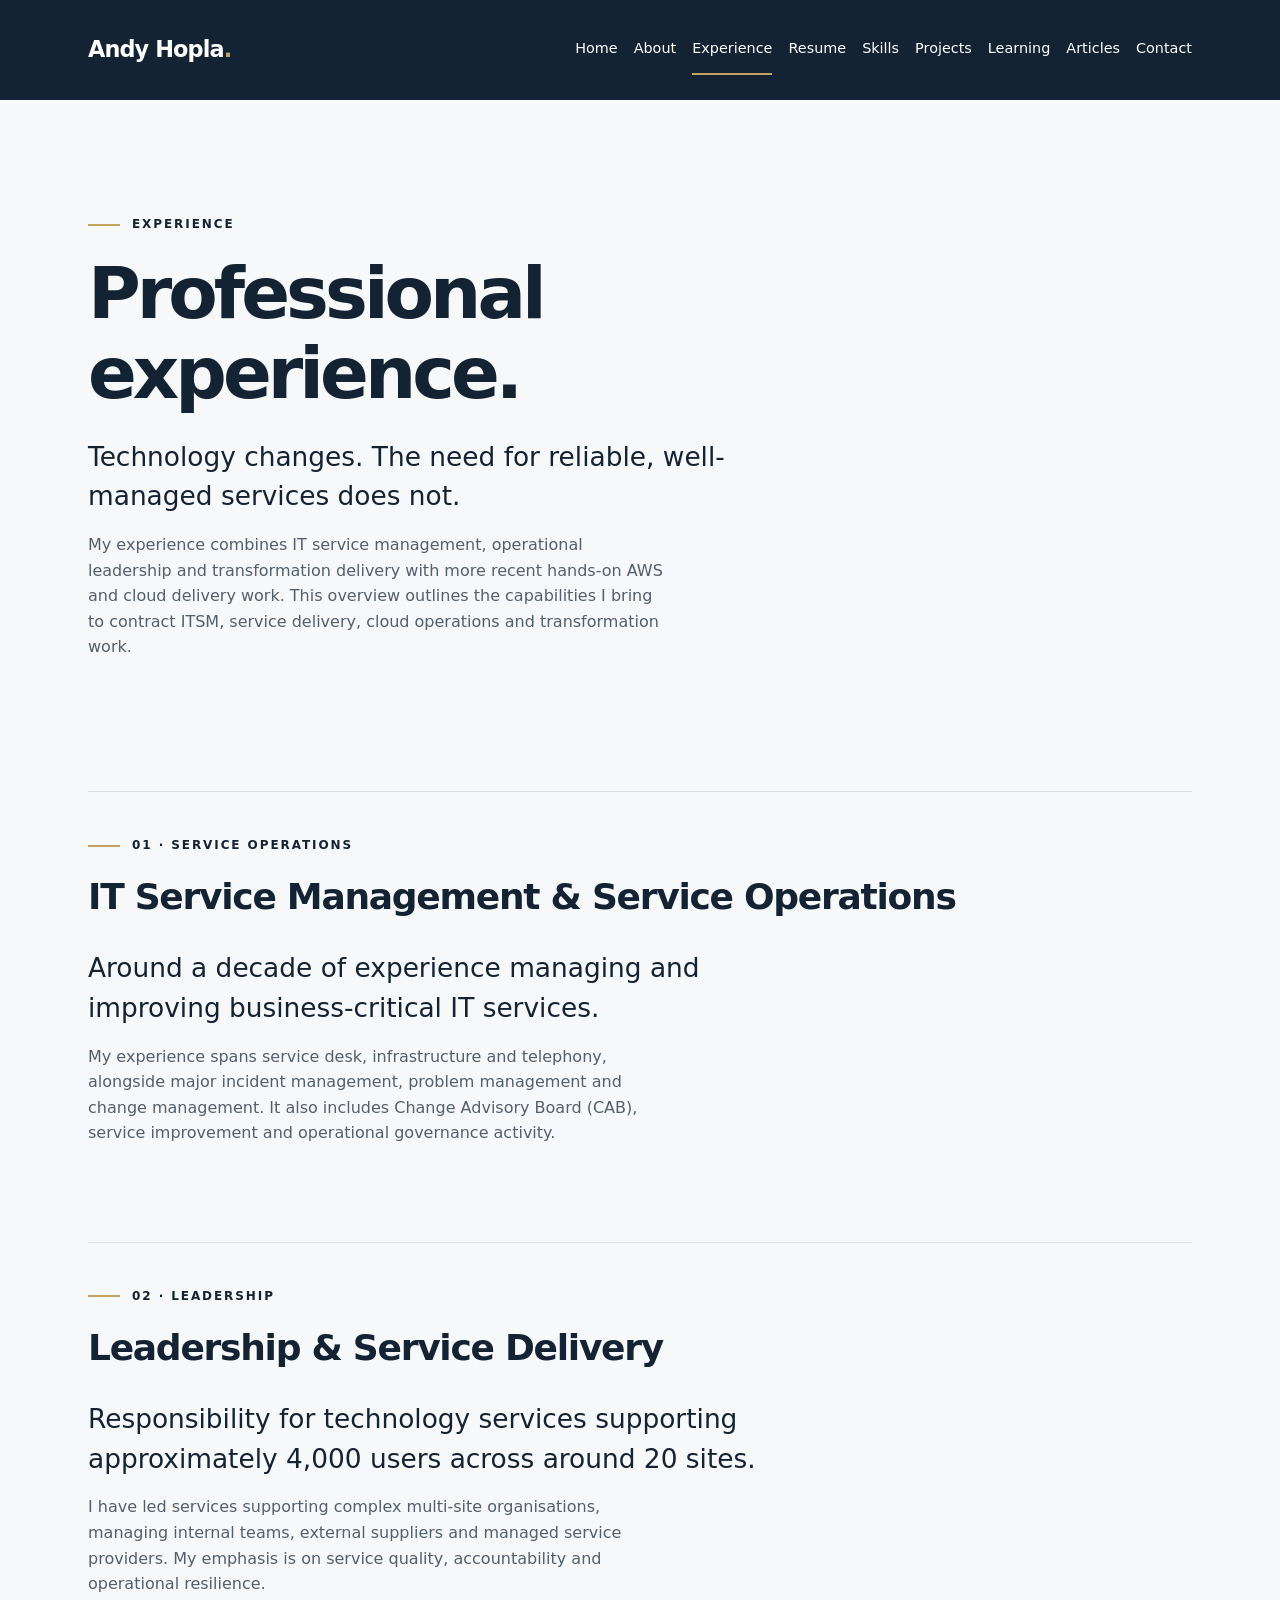
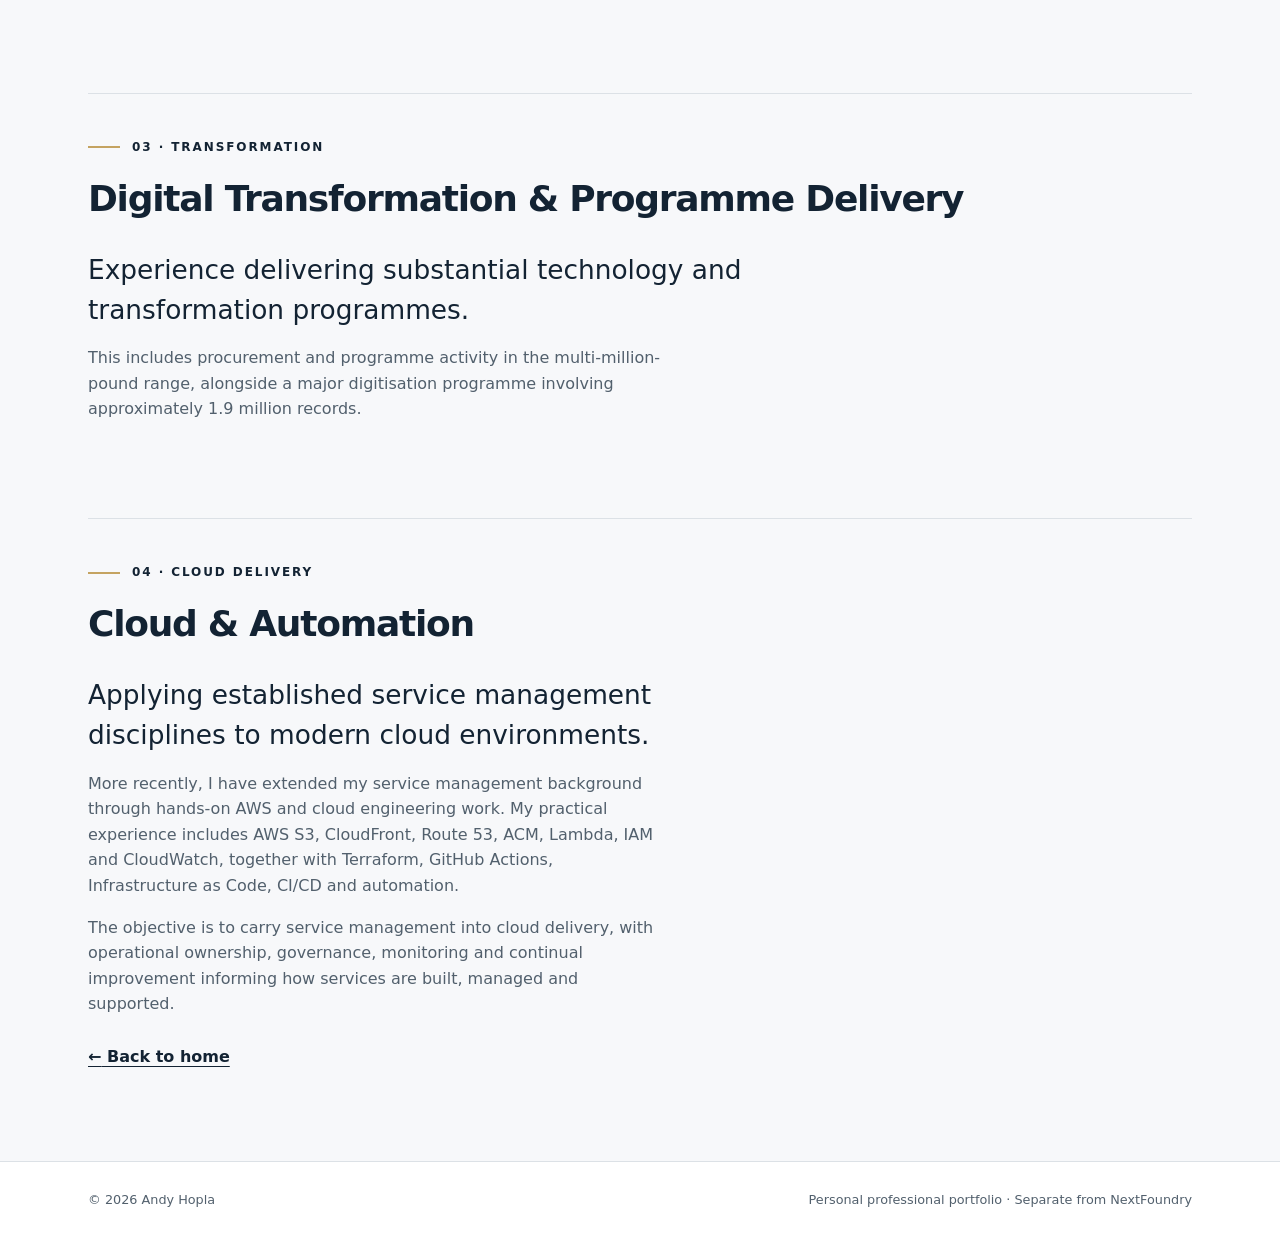
<file: pages/experience.html>
<!doctype html>
<html lang="en-GB">
<head>
  <meta charset="utf-8">
  <meta name="viewport" content="width=device-width, initial-scale=1">
  <meta name="description" content="Andy Hopla’s experience in IT service management, operational leadership, service delivery and digital transformation, supported by hands-on AWS and automation work.">
  <meta name="theme-color" content="#132333">
  <link rel="icon" href="../favicon.ico" sizes="32x32">
  <link rel="icon" href="../favicon.svg" type="image/svg+xml" sizes="any">
  <title>Experience | Andy Hopla</title>
  <link rel="stylesheet" href="../css/styles.css">
  <script src="../js/main.js" defer></script>
</head>
<body>
  <a class="skip-link" href="#main-content">Skip to content</a>
  <header class="site-header">
    <div class="header-inner container">
      <a class="brand" href="../index.html" aria-label="Andy Hopla — home">Andy Hopla<span class="accent" aria-hidden="true">.</span></a>
      <button class="menu-toggle" type="button" aria-expanded="false" aria-controls="primary-navigation" hidden>Menu</button>
      <nav id="primary-navigation" aria-label="Main navigation">
        <ul>
          <li><a href="../index.html">Home</a></li>
          <li><a href="../pages/about.html">About</a></li>
          <li><a href="../pages/experience.html" aria-current="page">Experience</a></li>
          <li><a href="../pages/resume.html">Resume</a></li>
          <li><a href="../pages/skills.html">Skills</a></li>
          <li><a href="../pages/projects.html">Projects</a></li>
          <li><a href="../pages/learning.html">Learning</a></li>
          <li><a href="../pages/articles.html">Articles</a></li>
          <li><a href="../pages/contact.html">Contact</a></li>
        </ul>
      </nav>
    </div>
  </header>
  <main id="main-content" class="container" tabindex="-1">
    <section class="hero page-hero" aria-labelledby="page-title">
      <p class="eyebrow">Experience</p>
      <h1 id="page-title">Professional experience.</h1>
      <p class="intro">Technology changes. The need for reliable, well-managed services does not.</p>
      <p class="hero-description">My experience combines IT service management, operational leadership and transformation delivery with more recent hands-on AWS and cloud delivery work. This overview outlines the capabilities I bring to contract ITSM, service delivery, cloud operations and transformation work.</p>
    </section>
    <section class="overview" aria-labelledby="itsm-title">
      <p class="eyebrow">01 &middot; Service operations</p>
      <h2 id="itsm-title">IT Service Management &amp; Service Operations</h2>
      <p class="intro">Around a decade of experience managing and improving business-critical IT services.</p>
      <p class="hero-description">My experience spans service desk, infrastructure and telephony, alongside major incident management, problem management and change management. It also includes Change Advisory Board (CAB), service improvement and operational governance activity.</p>
    </section>
    <section class="overview" aria-labelledby="leadership-title">
      <p class="eyebrow">02 &middot; Leadership</p>
      <h2 id="leadership-title">Leadership &amp; Service Delivery</h2>
      <p class="intro">Responsibility for technology services supporting approximately 4,000 users across around 20 sites.</p>
      <p class="hero-description">I have led services supporting complex multi-site organisations, managing internal teams, external suppliers and managed service providers. My emphasis is on service quality, accountability and operational resilience.</p>
    </section>
    <section class="overview" aria-labelledby="transformation-title">
      <p class="eyebrow">03 &middot; Transformation</p>
      <h2 id="transformation-title">Digital Transformation &amp; Programme Delivery</h2>
      <p class="intro">Experience delivering substantial technology and transformation programmes.</p>
      <p class="hero-description">This includes procurement and programme activity in the multi-million-pound range, alongside a major digitisation programme involving approximately 1.9 million records.</p>
    </section>
    <section class="overview" aria-labelledby="cloud-title">
      <p class="eyebrow">04 &middot; Cloud delivery</p>
      <h2 id="cloud-title">Cloud &amp; Automation</h2>
      <p class="intro">Applying established service management disciplines to modern cloud environments.</p>
      <p class="hero-description">More recently, I have extended my service management background through hands-on AWS and cloud engineering work. My practical experience includes AWS S3, CloudFront, Route 53, ACM, Lambda, IAM and CloudWatch, together with Terraform, GitHub Actions, Infrastructure as Code, CI/CD and automation.</p>
      <p class="hero-description">The objective is to carry service management into cloud delivery, with operational ownership, governance, monitoring and continual improvement informing how services are built, managed and supported.</p>
      <a class="text-link" href="../index.html"><span aria-hidden="true">&larr;</span> Back to home</a>
    </section>
  </main>
  <footer class="site-footer">
    <div class="container footer-inner">
      <p>&copy; <span data-year>2026</span> Andy Hopla</p>
      <p>Personal professional portfolio <span aria-hidden="true">&middot;</span> Separate from NextFoundry</p>
    </div>
  </footer>
</body>
</html>
</file>
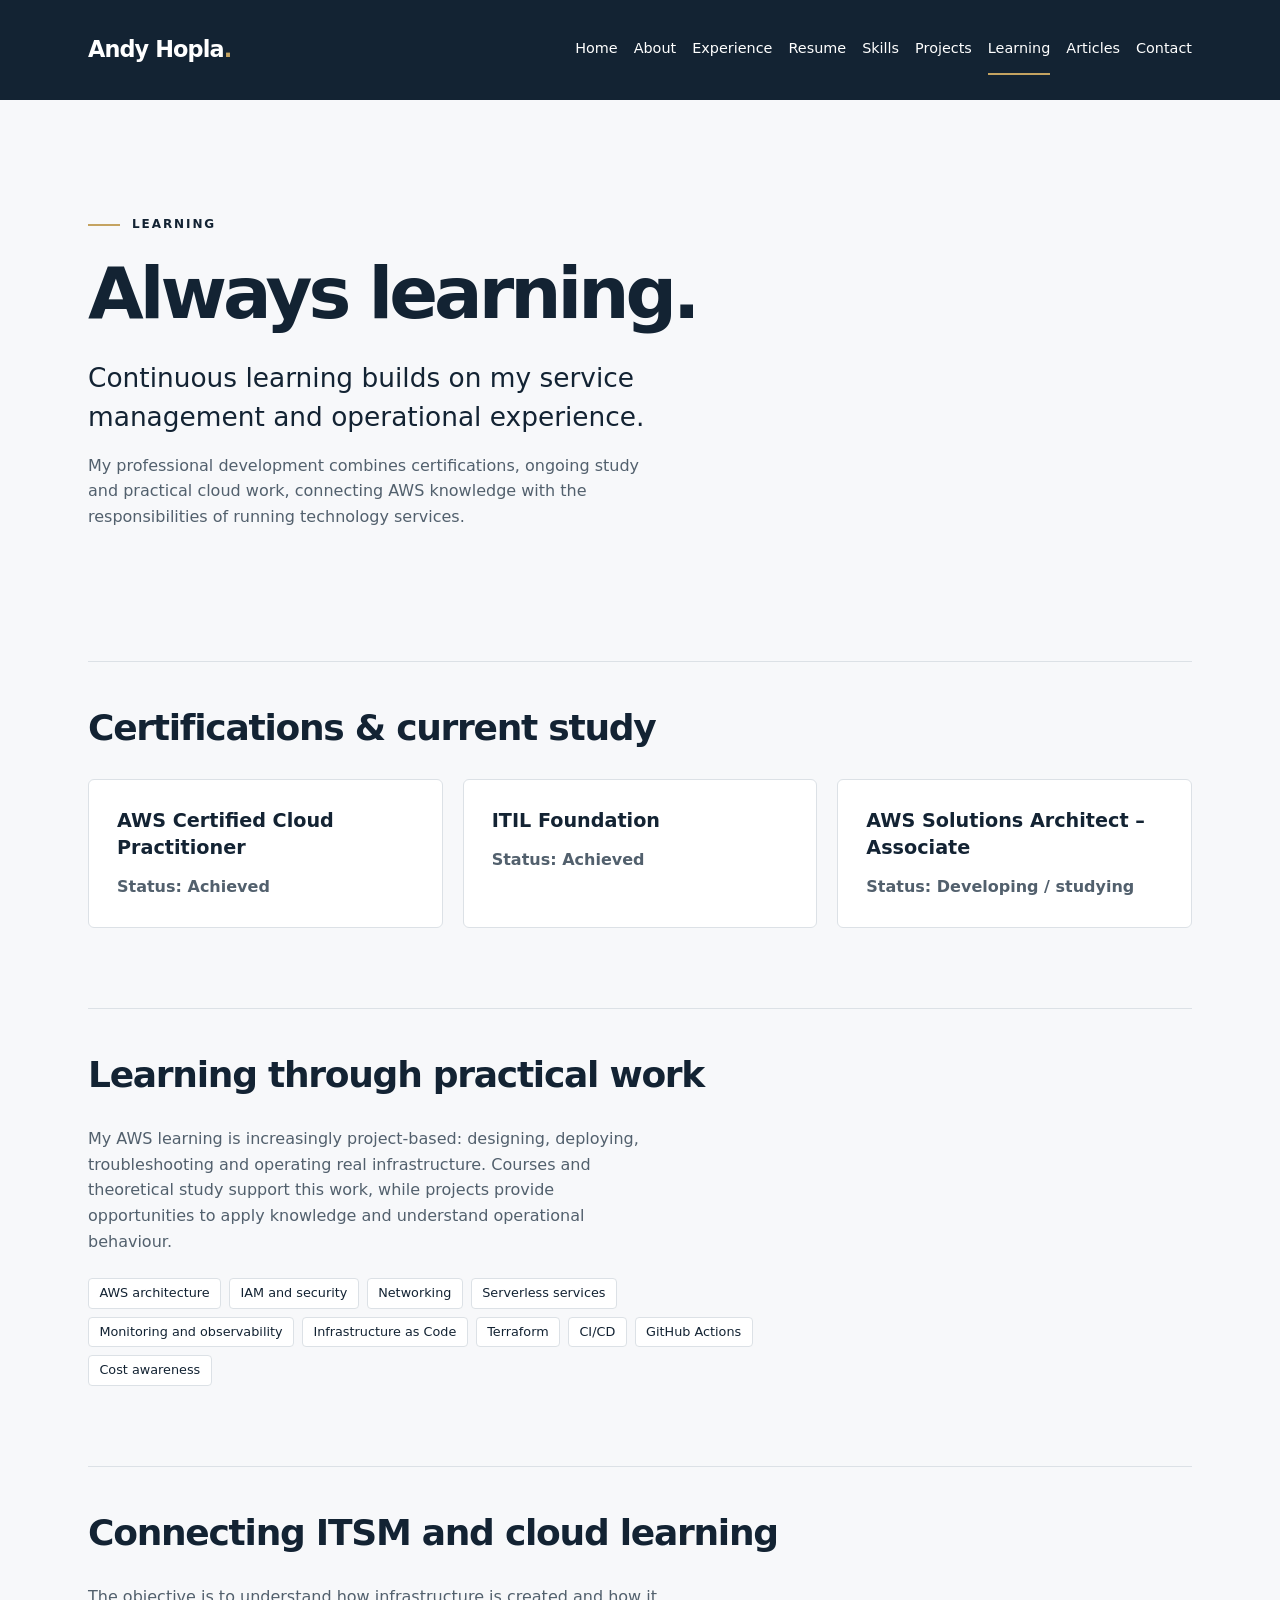
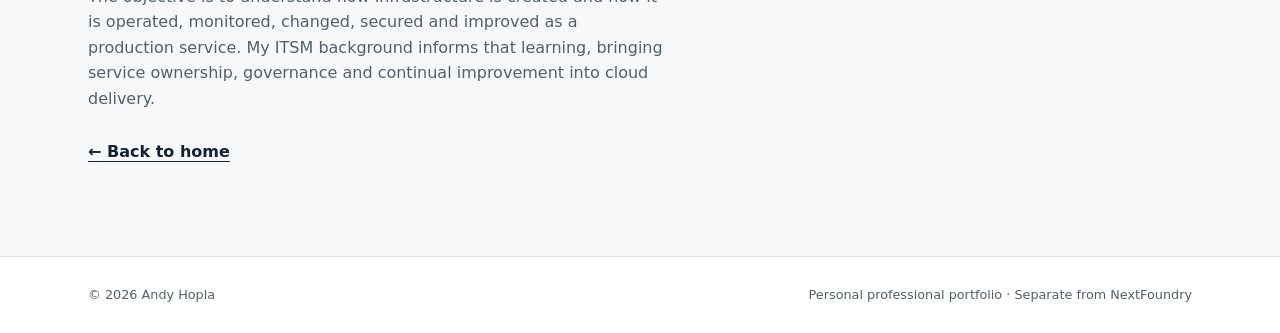
<file: pages/learning.html>
<!doctype html>
<html lang="en-GB">
<head>
  <meta charset="utf-8">
  <meta name="viewport" content="width=device-width, initial-scale=1">
  <meta name="description" content="Andy Hopla’s achieved AWS Cloud Practitioner and ITIL Foundation certifications, ongoing AWS architecture study and project-based professional development.">
  <meta name="theme-color" content="#132333">
  <link rel="icon" href="../favicon.ico" sizes="32x32">
  <link rel="icon" href="../favicon.svg" type="image/svg+xml" sizes="any">
  <title>Learning | Andy Hopla</title>
  <link rel="stylesheet" href="../css/styles.css">
  <script src="../js/main.js" defer></script>
</head>
<body>
  <a class="skip-link" href="#main-content">Skip to content</a>
  <header class="site-header">
    <div class="header-inner container">
      <a class="brand" href="../index.html" aria-label="Andy Hopla — home">Andy Hopla<span class="accent" aria-hidden="true">.</span></a>
      <button class="menu-toggle" type="button" aria-expanded="false" aria-controls="primary-navigation" hidden>Menu</button>
      <nav id="primary-navigation" aria-label="Main navigation">
        <ul>
          <li><a href="../index.html">Home</a></li>
          <li><a href="../pages/about.html">About</a></li>
          <li><a href="../pages/experience.html">Experience</a></li>
          <li><a href="../pages/resume.html">Resume</a></li>
          <li><a href="../pages/skills.html">Skills</a></li>
          <li><a href="../pages/projects.html">Projects</a></li>
          <li><a href="../pages/learning.html" aria-current="page">Learning</a></li>
          <li><a href="../pages/articles.html">Articles</a></li>
          <li><a href="../pages/contact.html">Contact</a></li>
        </ul>
      </nav>
    </div>
  </header>
  <main id="main-content" class="container" tabindex="-1">
    <section class="hero page-hero" aria-labelledby="page-title">
      <p class="eyebrow">Learning</p>
      <h1 id="page-title">Always learning.</h1>
      <p class="intro">Continuous learning builds on my service management and operational experience.</p>
      <p class="hero-description">My professional development combines certifications, ongoing study and practical cloud work, connecting AWS knowledge with the responsibilities of running technology services.</p>
    </section>
    <section class="overview" aria-labelledby="certifications-title">
      <h2 id="certifications-title">Certifications &amp; current study</h2>
      <div class="card-grid">
        <div class="card">
          <h3>AWS Certified Cloud Practitioner</h3>
          <p><strong>Status: Achieved</strong></p>
        </div>
        <div class="card">
          <h3>ITIL Foundation</h3>
          <p><strong>Status: Achieved</strong></p>
        </div>
        <div class="card">
          <h3>AWS Solutions Architect – Associate</h3>
          <p><strong>Status: Developing / studying</strong></p>
        </div>
      </div>
    </section>
    <section class="overview" aria-labelledby="practical-title">
      <h2 id="practical-title">Learning through practical work</h2>
      <p class="hero-description">My AWS learning is increasingly project-based: designing, deploying, troubleshooting and operating real infrastructure. Courses and theoretical study support this work, while projects provide opportunities to apply knowledge and understand operational behaviour.</p>
      <ul class="project-tags" aria-label="Current learning areas">
        <li>AWS architecture</li>
        <li>IAM and security</li>
        <li>Networking</li>
        <li>Serverless services</li>
        <li>Monitoring and observability</li>
        <li>Infrastructure as Code</li>
        <li>Terraform</li>
        <li>CI/CD</li>
        <li>GitHub Actions</li>
        <li>Cost awareness</li>
      </ul>
    </section>
    <section class="overview" aria-labelledby="service-title">
      <h2 id="service-title">Connecting ITSM and cloud learning</h2>
      <p class="hero-description">The objective is to understand how infrastructure is created and how it is operated, monitored, changed, secured and improved as a production service. My ITSM background informs that learning, bringing service ownership, governance and continual improvement into cloud delivery.</p>
      <a class="text-link" href="../index.html"><span aria-hidden="true">&larr;</span> Back to home</a>
    </section>
  </main>
  <footer class="site-footer">
    <div class="container footer-inner">
      <p>&copy; <span data-year>2026</span> Andy Hopla</p>
      <p>Personal professional portfolio <span aria-hidden="true">&middot;</span> Separate from NextFoundry</p>
    </div>
  </footer>
</body>
</html>
</file>
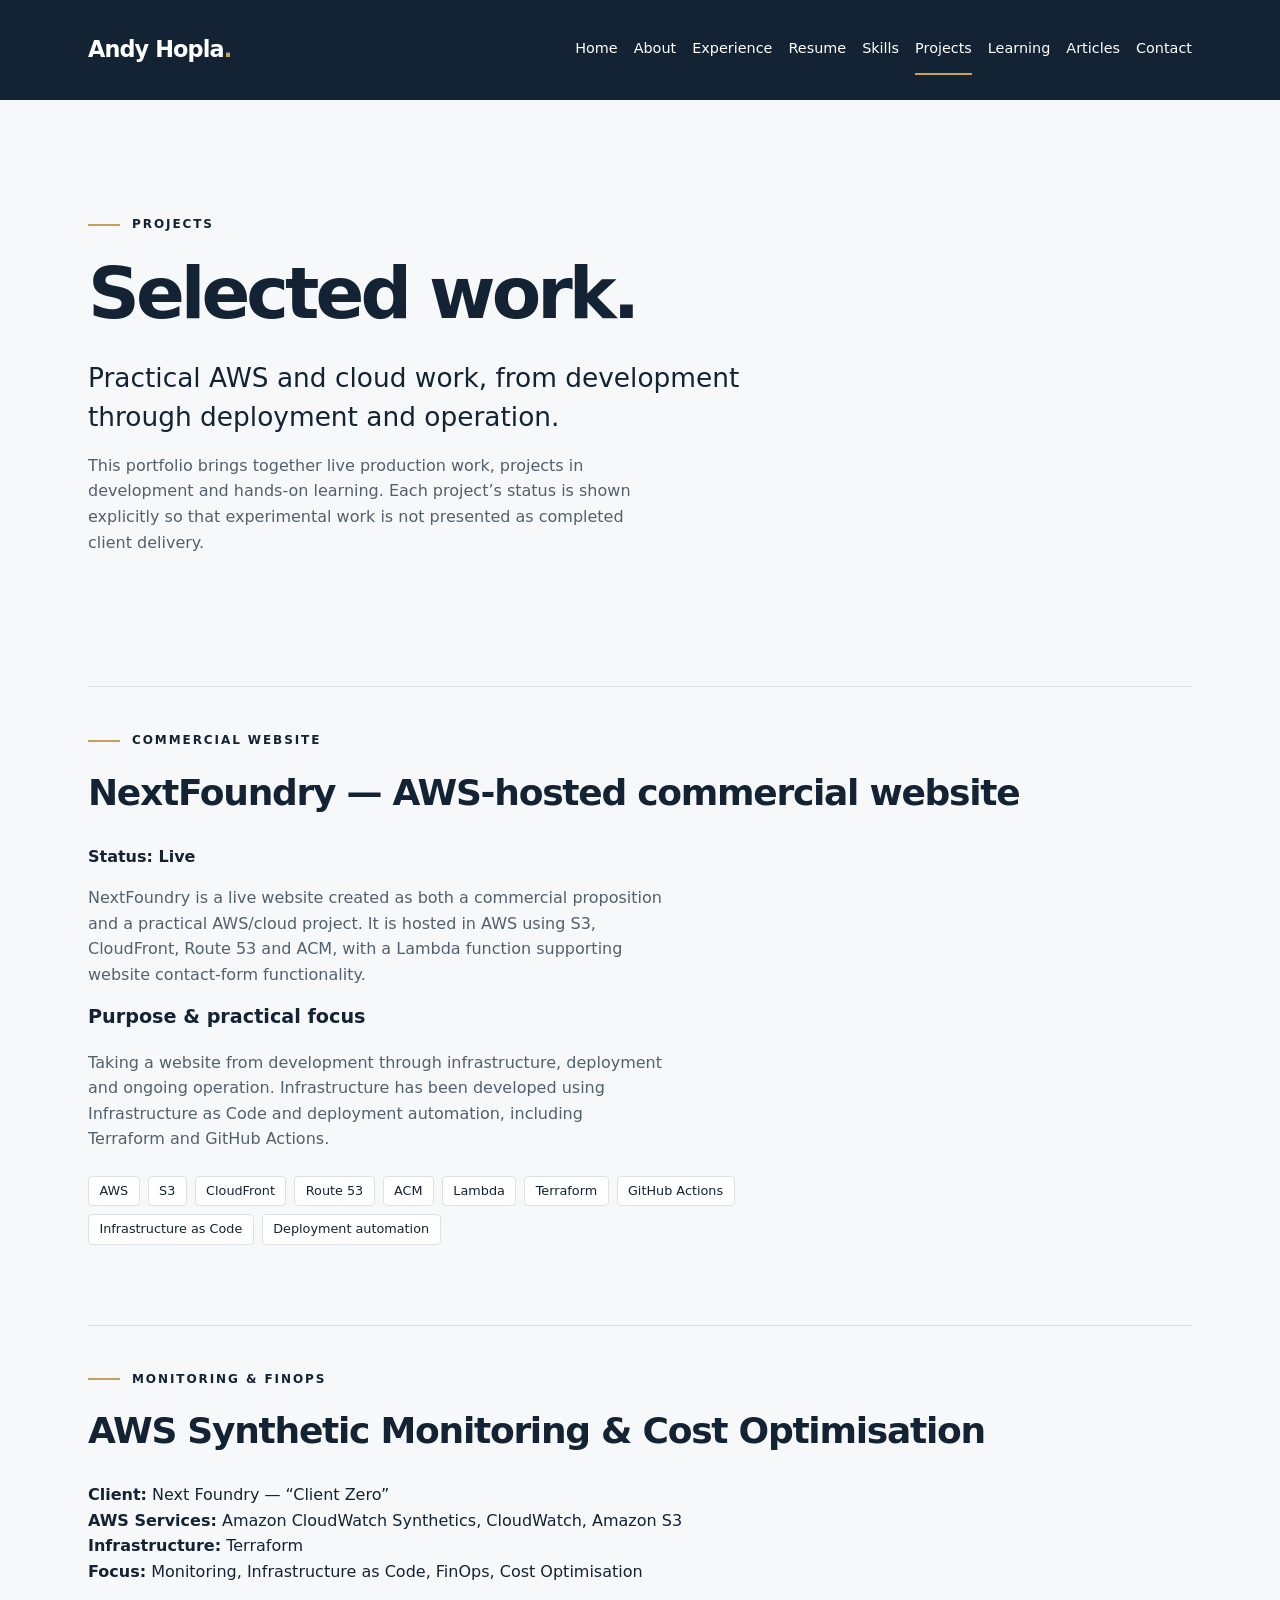
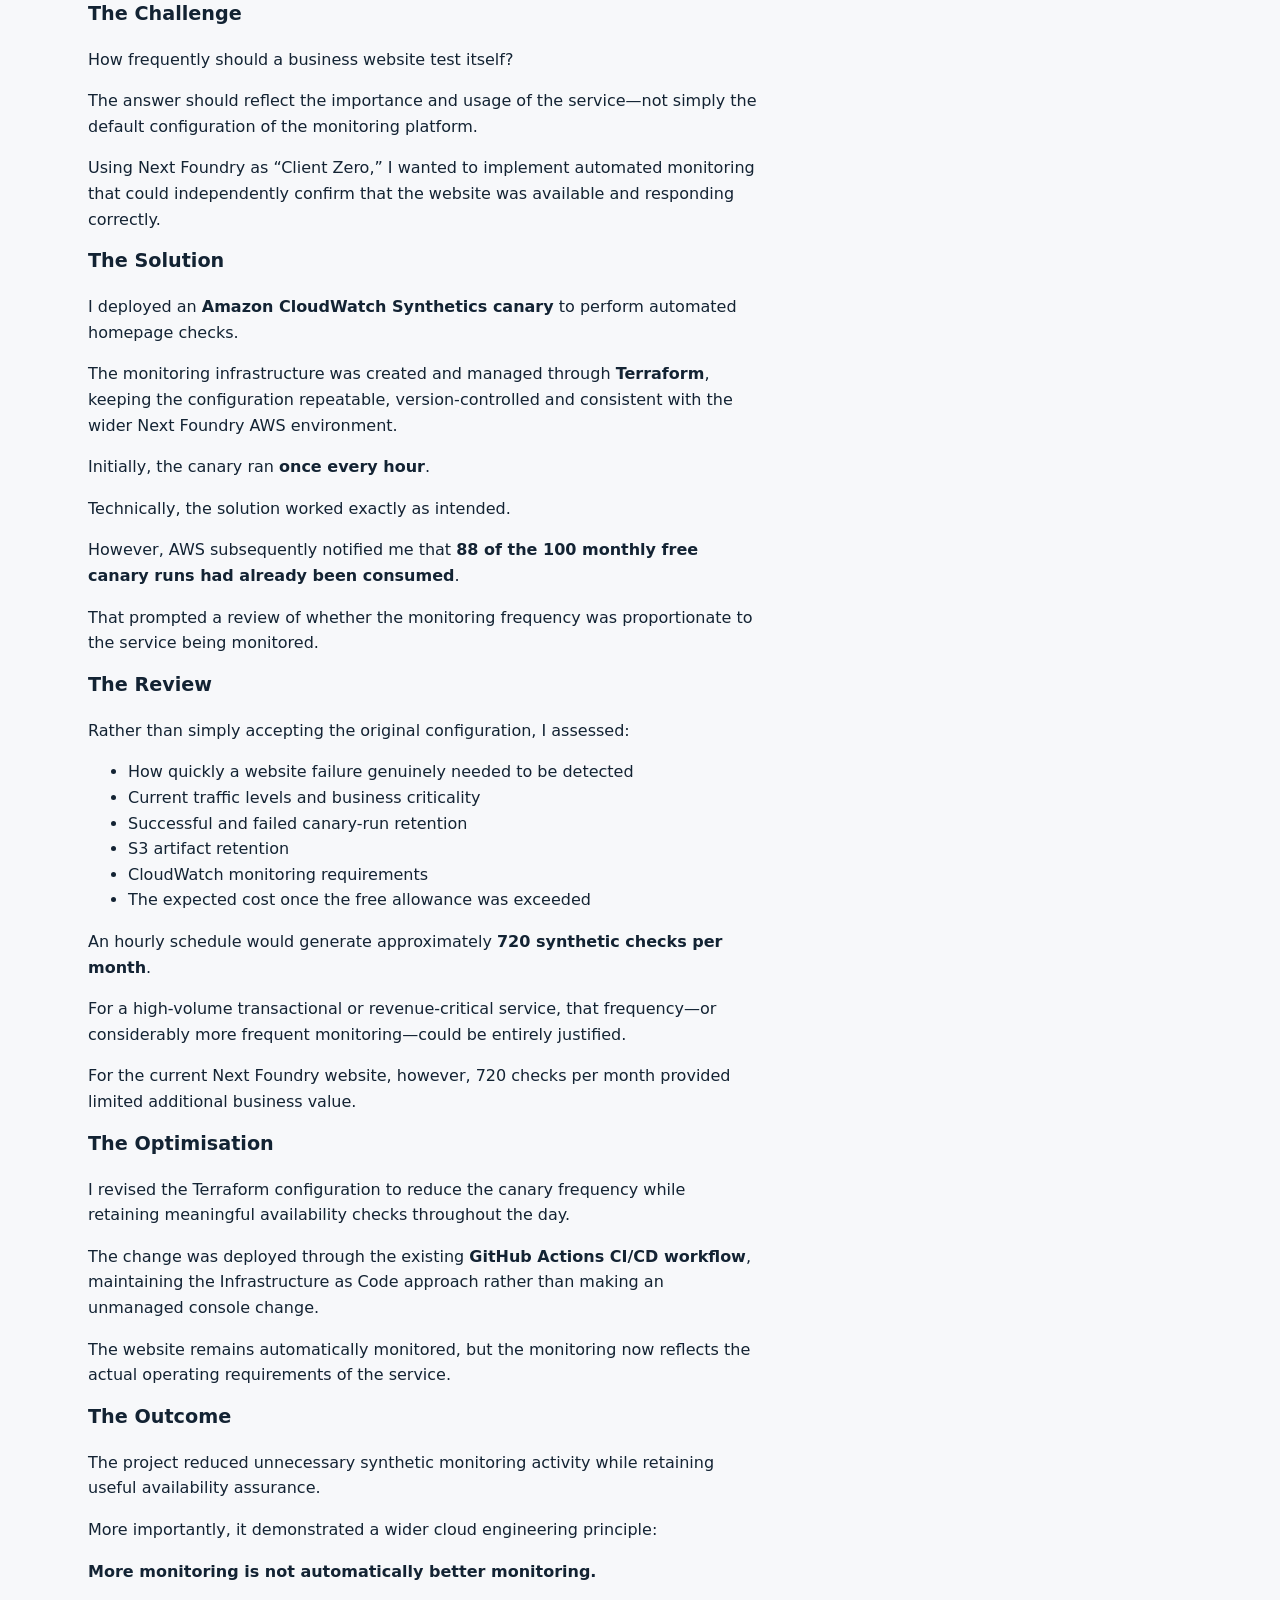
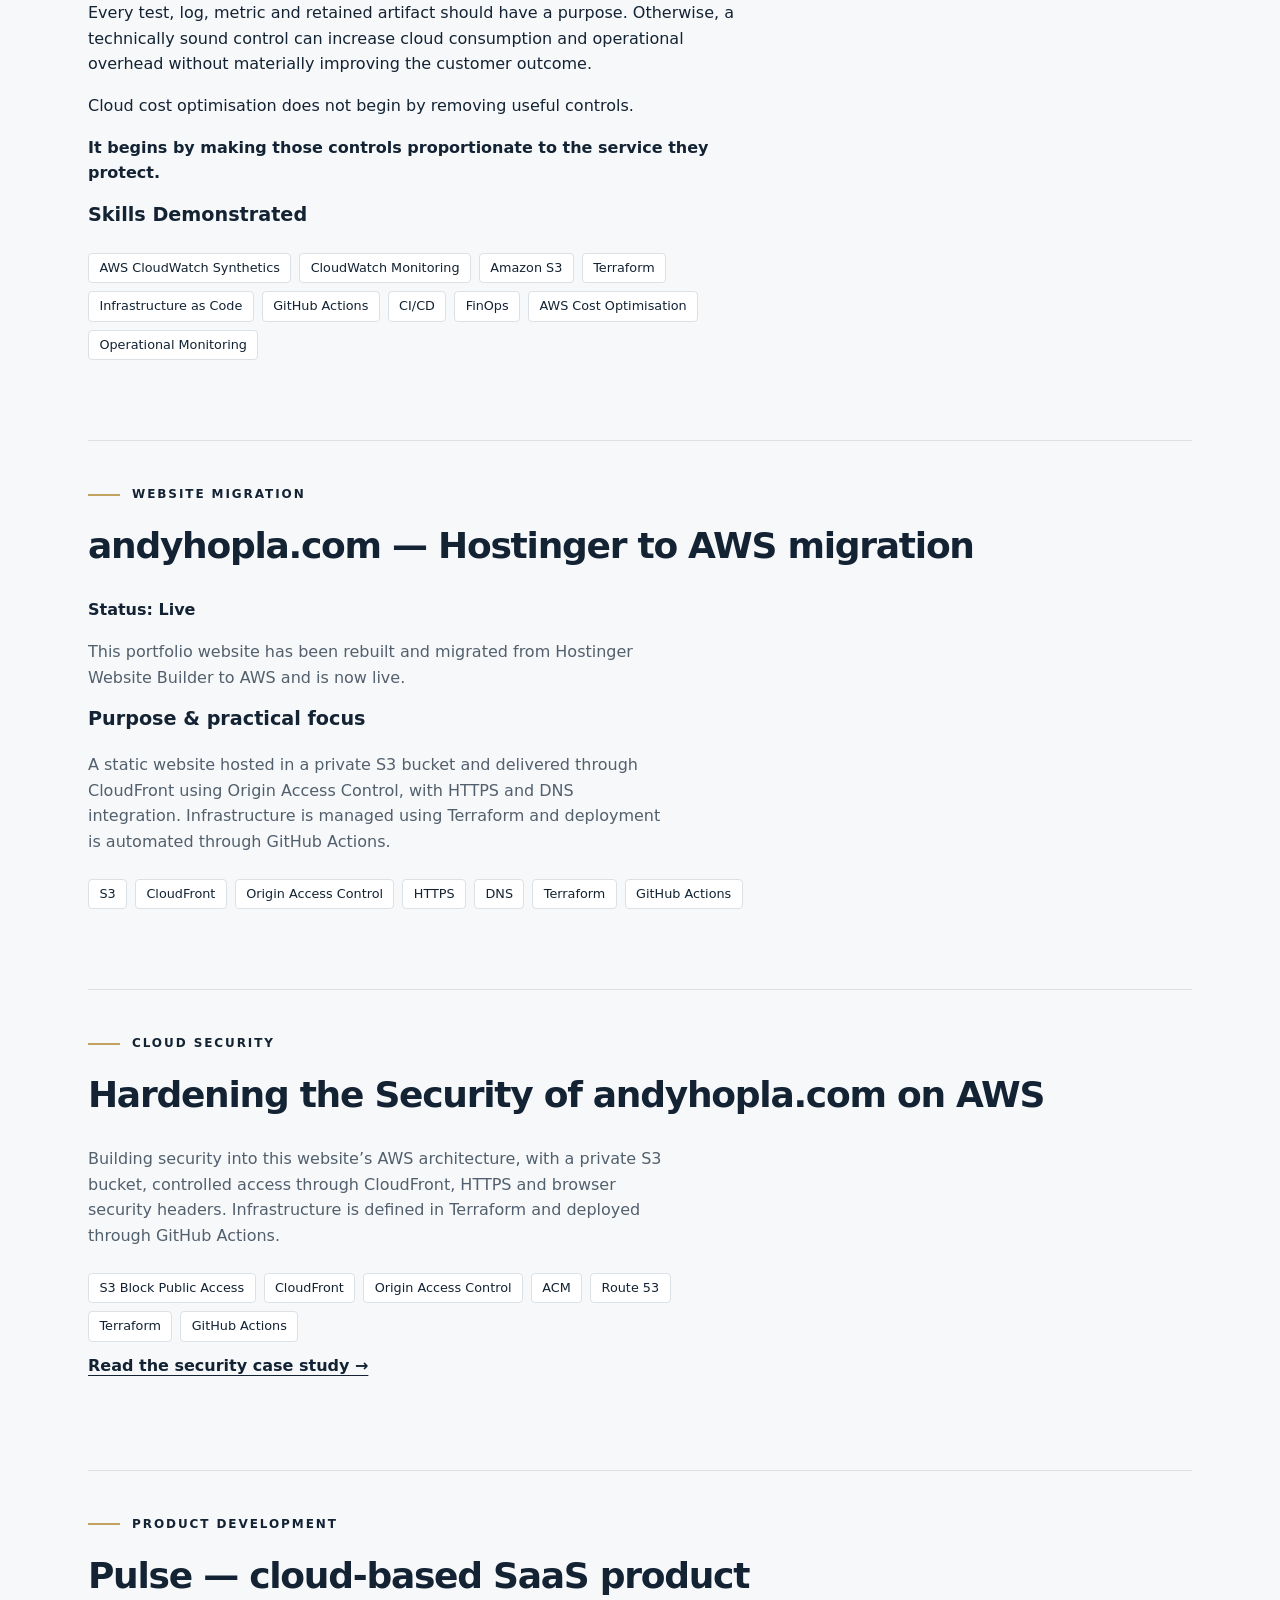
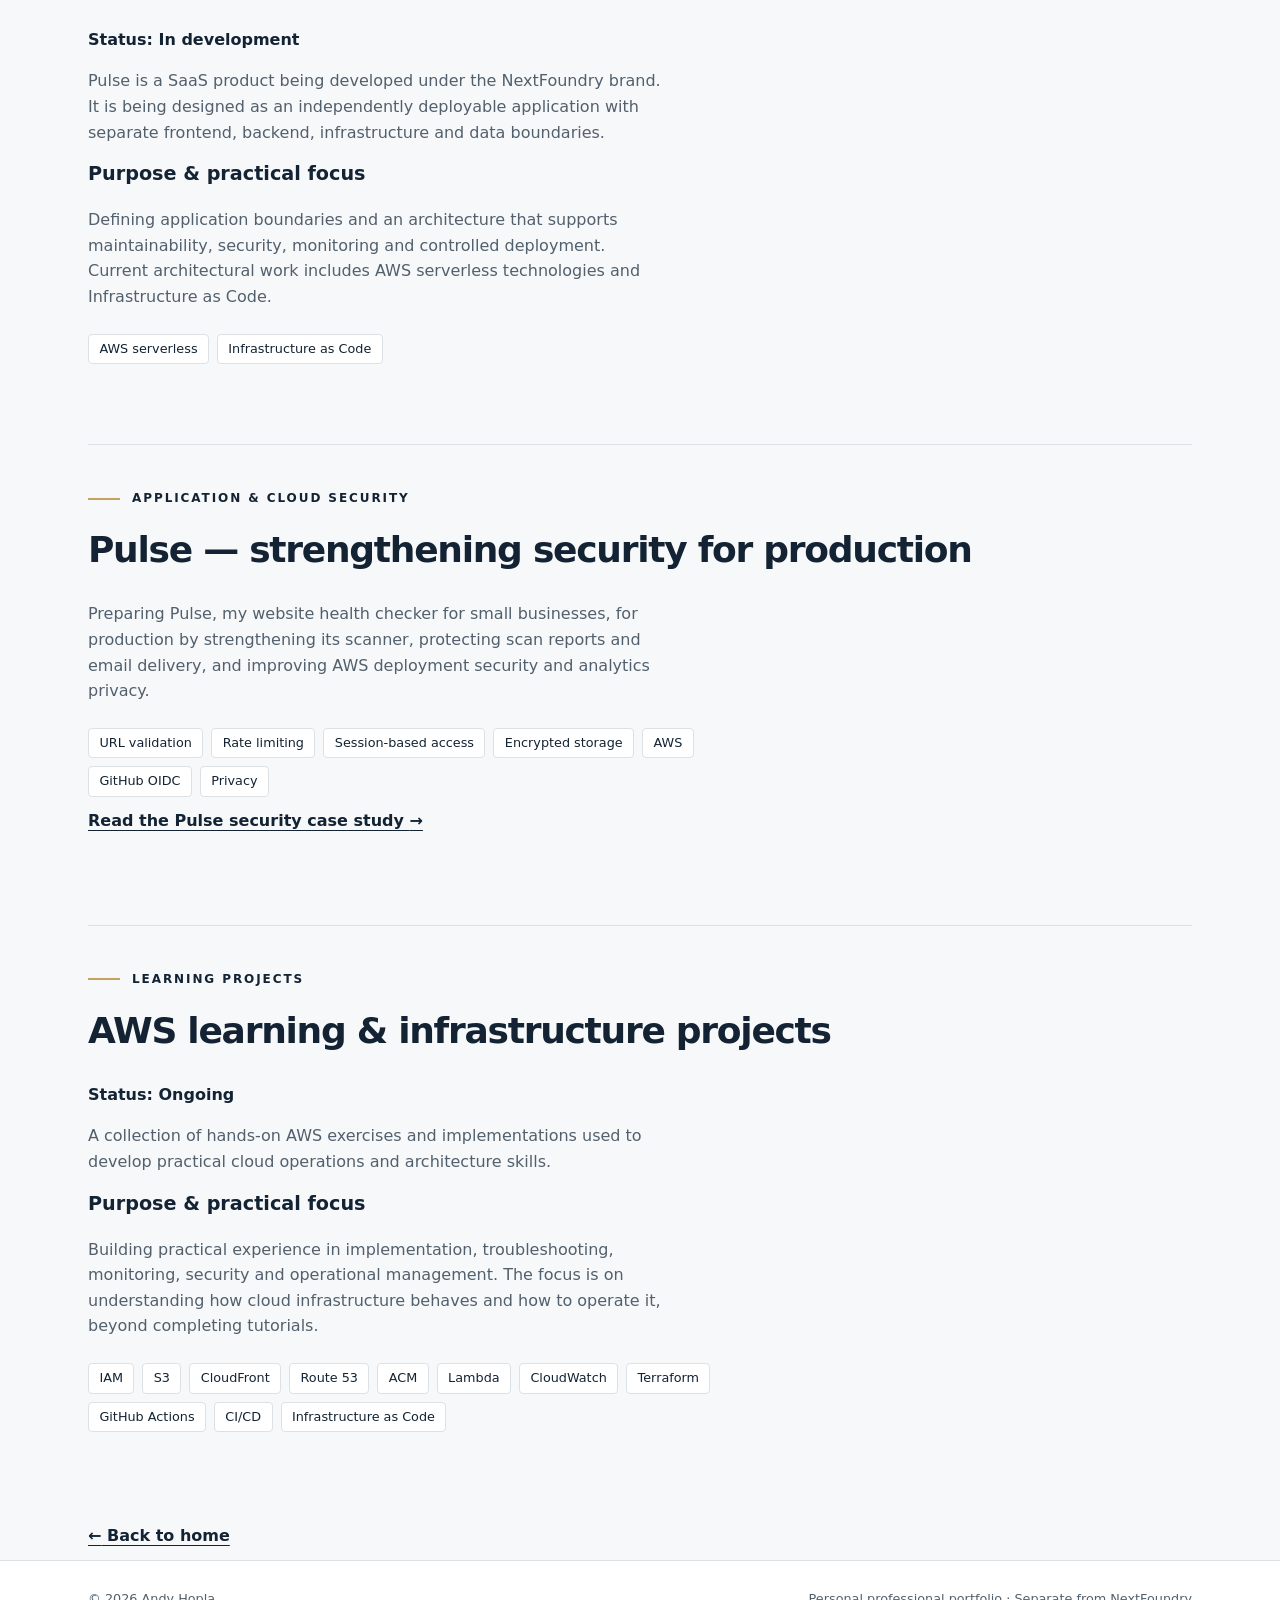
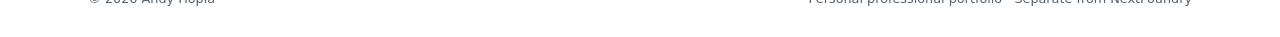
<file: pages/projects.html>
<!doctype html>
<html lang="en-GB">
<head>
  <meta charset="utf-8">
  <meta name="viewport" content="width=device-width, initial-scale=1">
  <meta name="description" content="Practical AWS and cloud projects, from live website operation to product development and ongoing learning.">
  <meta name="theme-color" content="#132333">
  <link rel="icon" href="../favicon.ico" sizes="32x32">
  <link rel="icon" href="../favicon.svg" type="image/svg+xml" sizes="any">
  <title>Projects | Andy Hopla</title>
  <link rel="stylesheet" href="../css/styles.css">
  <script src="../js/main.js" defer></script>
</head>
<body>
  <a class="skip-link" href="#main-content">Skip to content</a>
  <header class="site-header">
    <div class="header-inner container">
      <a class="brand" href="../index.html" aria-label="Andy Hopla — home">Andy Hopla<span class="accent" aria-hidden="true">.</span></a>
      <button class="menu-toggle" type="button" aria-expanded="false" aria-controls="primary-navigation" hidden>Menu</button>
      <nav id="primary-navigation" aria-label="Main navigation">
        <ul>
          <li><a href="../index.html">Home</a></li>
          <li><a href="../pages/about.html">About</a></li>
          <li><a href="../pages/experience.html">Experience</a></li>
          <li><a href="../pages/resume.html">Resume</a></li>
          <li><a href="../pages/skills.html">Skills</a></li>
          <li><a href="../pages/projects.html" aria-current="page">Projects</a></li>
          <li><a href="../pages/learning.html">Learning</a></li>
          <li><a href="../pages/articles.html">Articles</a></li>
          <li><a href="../pages/contact.html">Contact</a></li>
        </ul>
      </nav>
    </div>
  </header>
  <main id="main-content" class="container" tabindex="-1">
    <section class="hero page-hero" aria-labelledby="page-title">
      <p class="eyebrow">Projects</p>
      <h1 id="page-title">Selected work.</h1>
      <p class="intro">Practical AWS and cloud work, from development through deployment and operation.</p>
      <p class="hero-description">This portfolio brings together live production work, projects in development and hands-on learning. Each project’s status is shown explicitly so that experimental work is not presented as completed client delivery.</p>
    </section>
    <section class="overview" aria-labelledby="nextfoundry-title">
      <p class="eyebrow">Commercial website</p>
      <h2 id="nextfoundry-title">NextFoundry — AWS-hosted commercial website</h2>
      <p><strong>Status: Live</strong></p>
      <p class="hero-description">NextFoundry is a live website created as both a commercial proposition and a practical AWS/cloud project. It is hosted in AWS using S3, CloudFront, Route 53 and ACM, with a Lambda function supporting website contact-form functionality.</p>
      <h3>Purpose &amp; practical focus</h3>
      <p class="hero-description">Taking a website from development through infrastructure, deployment and ongoing operation. Infrastructure has been developed using Infrastructure as Code and deployment automation, including Terraform and GitHub Actions.</p>
      <ul class="project-tags" aria-label="Relevant technologies">
        <li>AWS</li>
        <li>S3</li>
        <li>CloudFront</li>
        <li>Route 53</li>
        <li>ACM</li>
        <li>Lambda</li>
        <li>Terraform</li>
        <li>GitHub Actions</li>
        <li>Infrastructure as Code</li>
        <li>Deployment automation</li>
      </ul>
    </section>
    <section class="overview" aria-labelledby="synthetic-monitoring-title">
      <p class="eyebrow">Monitoring &amp; FinOps</p>
      <h2 id="synthetic-monitoring-title">AWS Synthetic Monitoring &amp; Cost Optimisation</h2>
      <div class="case-study">
        <p><strong>Client:</strong> Next Foundry — “Client Zero”<br>
          <strong>AWS Services:</strong> Amazon CloudWatch Synthetics, CloudWatch, Amazon S3<br>
          <strong>Infrastructure:</strong> Terraform<br>
          <strong>Focus:</strong> Monitoring, Infrastructure as Code, FinOps, Cost Optimisation</p>

        <h3>The Challenge</h3>
        <p>How frequently should a business website test itself?</p>
        <p>The answer should reflect the importance and usage of the service—not simply the default configuration of the monitoring platform.</p>
        <p>Using Next Foundry as “Client Zero,” I wanted to implement automated monitoring that could independently confirm that the website was available and responding correctly.</p>

        <h3>The Solution</h3>
        <p>I deployed an <strong>Amazon CloudWatch Synthetics canary</strong> to perform automated homepage checks.</p>
        <p>The monitoring infrastructure was created and managed through <strong>Terraform</strong>, keeping the configuration repeatable, version-controlled and consistent with the wider Next Foundry AWS environment.</p>
        <p>Initially, the canary ran <strong>once every hour</strong>.</p>
        <p>Technically, the solution worked exactly as intended.</p>
        <p>However, AWS subsequently notified me that <strong>88 of the 100 monthly free canary runs had already been consumed</strong>.</p>
        <p>That prompted a review of whether the monitoring frequency was proportionate to the service being monitored.</p>

        <h3>The Review</h3>
        <p>Rather than simply accepting the original configuration, I assessed:</p>
        <ul>
          <li>How quickly a website failure genuinely needed to be detected</li>
          <li>Current traffic levels and business criticality</li>
          <li>Successful and failed canary-run retention</li>
          <li>S3 artifact retention</li>
          <li>CloudWatch monitoring requirements</li>
          <li>The expected cost once the free allowance was exceeded</li>
        </ul>
        <p>An hourly schedule would generate approximately <strong>720 synthetic checks per month</strong>.</p>
        <p>For a high-volume transactional or revenue-critical service, that frequency—or considerably more frequent monitoring—could be entirely justified.</p>
        <p>For the current Next Foundry website, however, 720 checks per month provided limited additional business value.</p>

        <h3>The Optimisation</h3>
        <p>I revised the Terraform configuration to reduce the canary frequency while retaining meaningful availability checks throughout the day.</p>
        <p>The change was deployed through the existing <strong>GitHub Actions CI/CD workflow</strong>, maintaining the Infrastructure as Code approach rather than making an unmanaged console change.</p>
        <p>The website remains automatically monitored, but the monitoring now reflects the actual operating requirements of the service.</p>

        <h3>The Outcome</h3>
        <p>The project reduced unnecessary synthetic monitoring activity while retaining useful availability assurance.</p>
        <p>More importantly, it demonstrated a wider cloud engineering principle:</p>
        <p><strong>More monitoring is not automatically better monitoring.</strong></p>
        <p>Every test, log, metric and retained artifact should have a purpose. Otherwise, a technically sound control can increase cloud consumption and operational overhead without materially improving the customer outcome.</p>
        <p>Cloud cost optimisation does not begin by removing useful controls.</p>
        <p><strong>It begins by making those controls proportionate to the service they protect.</strong></p>

        <h3>Skills Demonstrated</h3>
        <ul class="project-tags" aria-label="Skills demonstrated">
          <li>AWS CloudWatch Synthetics</li>
          <li>CloudWatch Monitoring</li>
          <li>Amazon S3</li>
          <li>Terraform</li>
          <li>Infrastructure as Code</li>
          <li>GitHub Actions</li>
          <li>CI/CD</li>
          <li>FinOps</li>
          <li>AWS Cost Optimisation</li>
          <li>Operational Monitoring</li>
        </ul>
      </div>
    </section>
    <section class="overview" aria-labelledby="migration-title">
      <p class="eyebrow">Website migration</p>
      <h2 id="migration-title">andyhopla.com — Hostinger to AWS migration</h2>
      <p><strong>Status: Live</strong></p>
      <p class="hero-description">This portfolio website has been rebuilt and migrated from Hostinger Website Builder to AWS and is now live.</p>
      <h3>Purpose &amp; practical focus</h3>
      <p class="hero-description">A static website hosted in a private S3 bucket and delivered through CloudFront using Origin Access Control, with HTTPS and DNS integration. Infrastructure is managed using Terraform and deployment is automated through GitHub Actions.</p>
      <ul class="project-tags" aria-label="Relevant technologies">
        <li>S3</li>
        <li>CloudFront</li>
        <li>Origin Access Control</li>
        <li>HTTPS</li>
        <li>DNS</li>
        <li>Terraform</li>
        <li>GitHub Actions</li>
      </ul>
    </section>
    <section class="overview" aria-labelledby="security-title">
      <p class="eyebrow">Cloud security</p>
      <h2 id="security-title">Hardening the Security of andyhopla.com on AWS</h2>
      <p class="hero-description">Building security into this website’s AWS architecture, with a private S3 bucket, controlled access through CloudFront, HTTPS and browser security headers. Infrastructure is defined in Terraform and deployed through GitHub Actions.</p>
      <ul class="project-tags" aria-label="Relevant technologies">
        <li>S3 Block Public Access</li>
        <li>CloudFront</li>
        <li>Origin Access Control</li>
        <li>ACM</li>
        <li>Route 53</li>
        <li>Terraform</li>
        <li>GitHub Actions</li>
      </ul>
      <a class="text-link" href="aws-security.html">Read the security case study <span aria-hidden="true">&rarr;</span></a>
    </section>
    <section class="overview" aria-labelledby="pulse-title">
      <p class="eyebrow">Product development</p>
      <h2 id="pulse-title">Pulse — cloud-based SaaS product</h2>
      <p><strong>Status: In development</strong></p>
      <p class="hero-description">Pulse is a SaaS product being developed under the NextFoundry brand. It is being designed as an independently deployable application with separate frontend, backend, infrastructure and data boundaries.</p>
      <h3>Purpose &amp; practical focus</h3>
      <p class="hero-description">Defining application boundaries and an architecture that supports maintainability, security, monitoring and controlled deployment. Current architectural work includes AWS serverless technologies and Infrastructure as Code.</p>
      <ul class="project-tags" aria-label="Relevant technologies">
        <li>AWS serverless</li>
        <li>Infrastructure as Code</li>
      </ul>
    </section>
    <section class="overview" aria-labelledby="pulse-security-title">
      <p class="eyebrow">Application &amp; cloud security</p>
      <h2 id="pulse-security-title">Pulse — strengthening security for production</h2>
      <p class="hero-description">Preparing Pulse, my website health checker for small businesses, for production by strengthening its scanner, protecting scan reports and email delivery, and improving AWS deployment security and analytics privacy.</p>
      <ul class="project-tags" aria-label="Security controls and technologies">
        <li>URL validation</li>
        <li>Rate limiting</li>
        <li>Session-based access</li>
        <li>Encrypted storage</li>
        <li>AWS</li>
        <li>GitHub OIDC</li>
        <li>Privacy</li>
      </ul>
      <a class="text-link" href="pulse-security.html">Read the Pulse security case study <span aria-hidden="true">&rarr;</span></a>
    </section>
    <section class="overview" aria-labelledby="learning-title">
      <p class="eyebrow">Learning projects</p>
      <h2 id="learning-title">AWS learning &amp; infrastructure projects</h2>
      <p><strong>Status: Ongoing</strong></p>
      <p class="hero-description">A collection of hands-on AWS exercises and implementations used to develop practical cloud operations and architecture skills.</p>
      <h3>Purpose &amp; practical focus</h3>
      <p class="hero-description">Building practical experience in implementation, troubleshooting, monitoring, security and operational management. The focus is on understanding how cloud infrastructure behaves and how to operate it, beyond completing tutorials.</p>
      <ul class="project-tags" aria-label="Relevant technologies">
        <li>IAM</li>
        <li>S3</li>
        <li>CloudFront</li>
        <li>Route 53</li>
        <li>ACM</li>
        <li>Lambda</li>
        <li>CloudWatch</li>
        <li>Terraform</li>
        <li>GitHub Actions</li>
        <li>CI/CD</li>
        <li>Infrastructure as Code</li>
      </ul>
    </section>
    <a class="text-link" href="../index.html"><span aria-hidden="true">&larr;</span> Back to home</a>
  </main>
  <footer class="site-footer">
    <div class="container footer-inner">
      <p>&copy; <span data-year>2026</span> Andy Hopla</p>
      <p>Personal professional portfolio <span aria-hidden="true">&middot;</span> Separate from NextFoundry</p>
    </div>
  </footer>
</body>
</html>
</file>
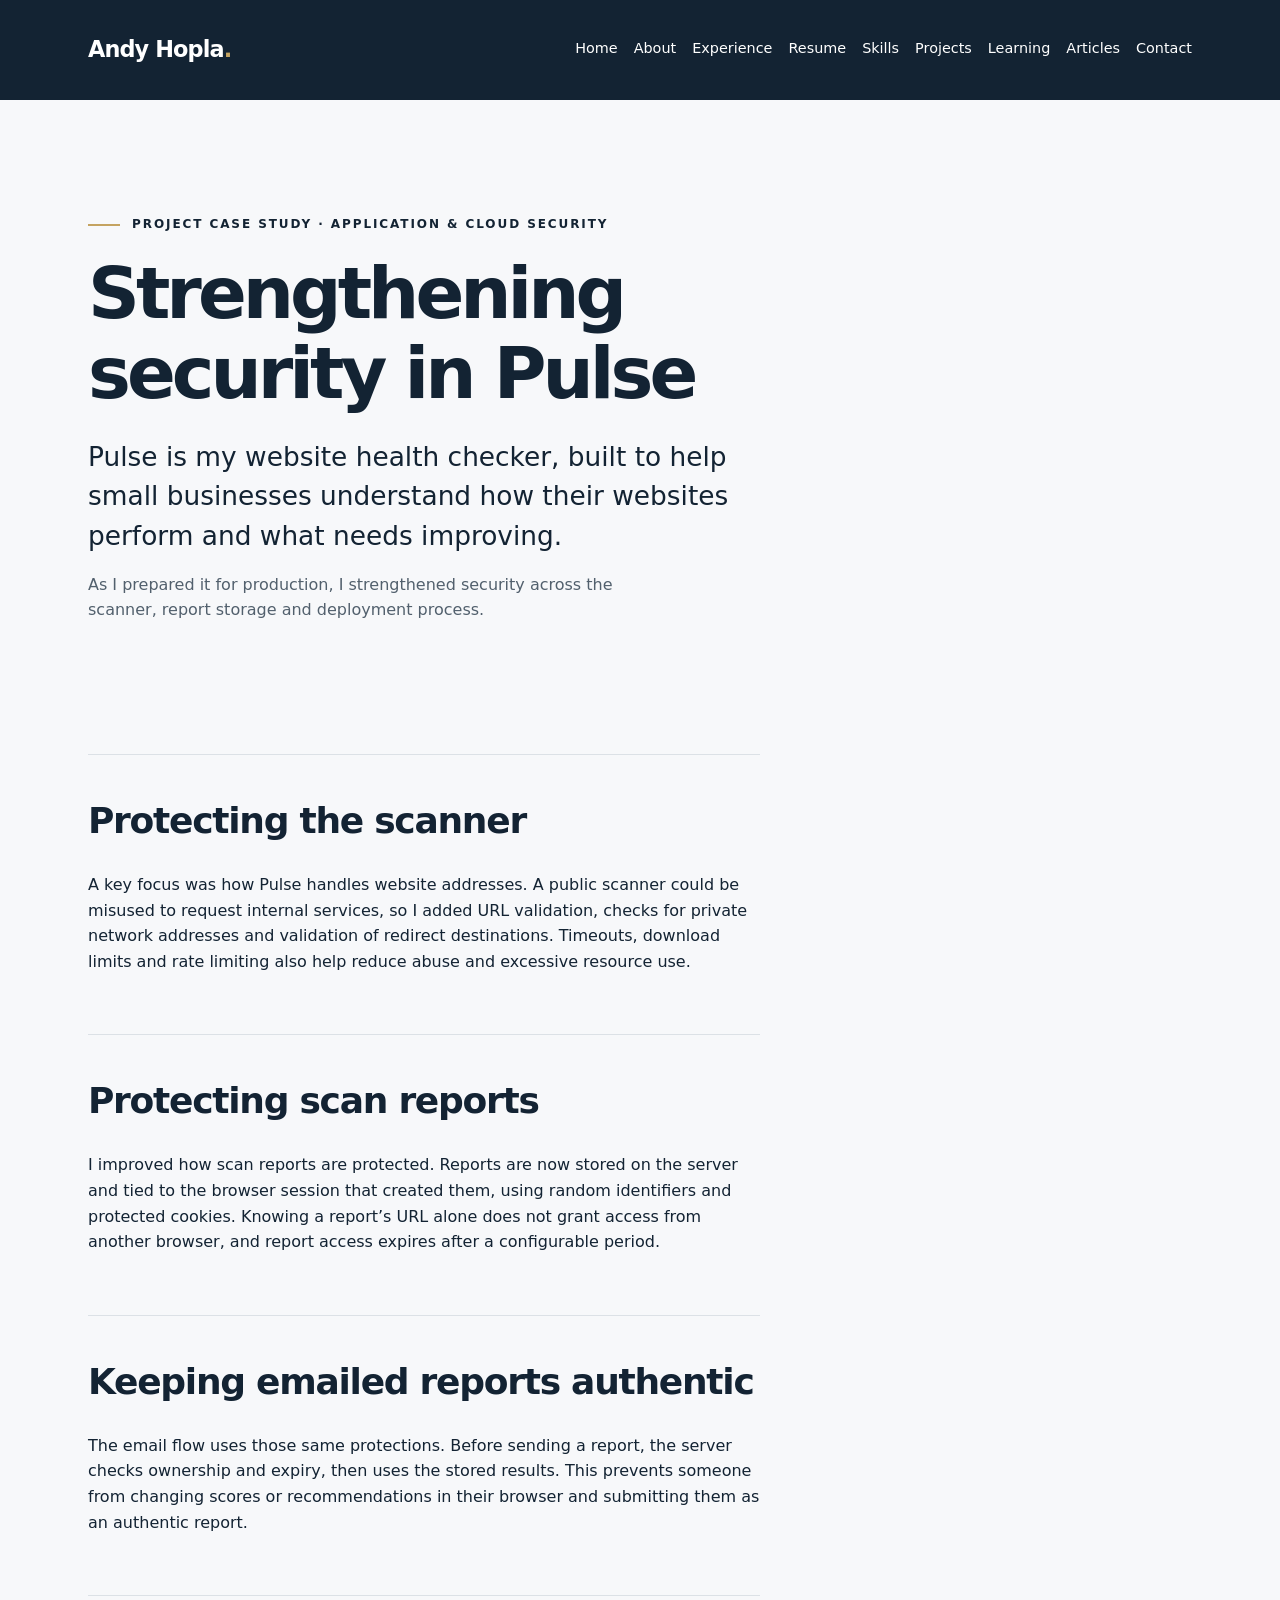
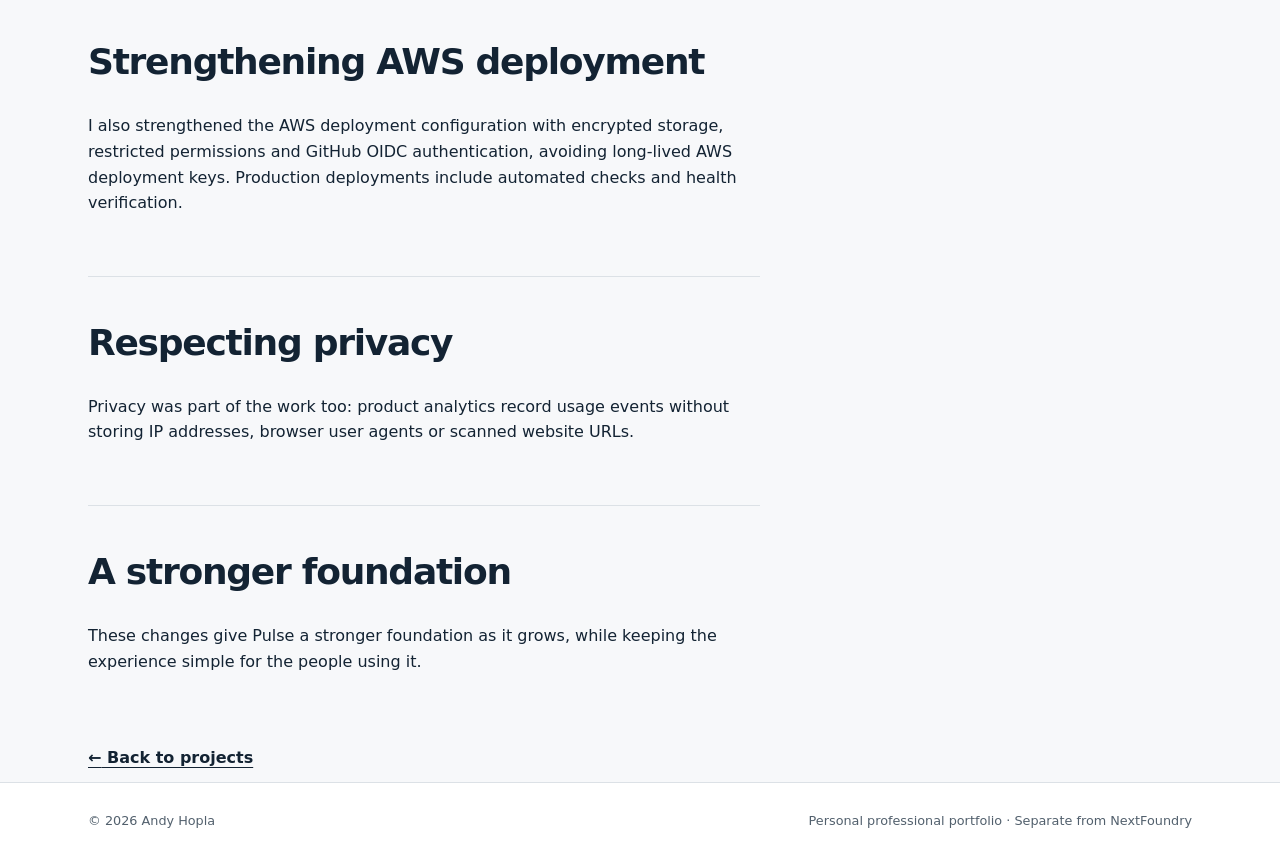
<file: pages/pulse-security.html>
<!doctype html>
<html lang="en-GB">
<head>
  <meta charset="utf-8">
  <meta name="viewport" content="width=device-width, initial-scale=1">
  <meta name="description" content="How I strengthened security in Pulse across website scanning, report access, email delivery, AWS deployment and analytics privacy.">
  <meta name="theme-color" content="#132333">
  <link rel="icon" href="../favicon.ico" sizes="32x32">
  <link rel="icon" href="../favicon.svg" type="image/svg+xml" sizes="any">
  <title>Strengthening security in Pulse | Andy Hopla</title>
  <link rel="stylesheet" href="../css/styles.css">
  <script src="../js/main.js" defer></script>
</head>
<body>
  <a class="skip-link" href="#main-content">Skip to content</a>
  <header class="site-header">
    <div class="header-inner container">
      <a class="brand" href="../index.html" aria-label="Andy Hopla — home">Andy Hopla<span class="accent" aria-hidden="true">.</span></a>
      <button class="menu-toggle" type="button" aria-expanded="false" aria-controls="primary-navigation" hidden>Menu</button>
      <nav id="primary-navigation" aria-label="Main navigation">
        <ul>
          <li><a href="../index.html">Home</a></li>
          <li><a href="../pages/about.html">About</a></li>
          <li><a href="../pages/experience.html">Experience</a></li>
          <li><a href="../pages/resume.html">Resume</a></li>
          <li><a href="../pages/skills.html">Skills</a></li>
          <li><a href="../pages/projects.html" aria-current="location">Projects</a></li>
          <li><a href="../pages/learning.html">Learning</a></li>
          <li><a href="../pages/articles.html">Articles</a></li>
          <li><a href="../pages/contact.html">Contact</a></li>
        </ul>
      </nav>
    </div>
  </header>
  <main id="main-content" class="container" tabindex="-1">
    <article aria-labelledby="page-title">
      <header class="hero page-hero">
        <p class="eyebrow">Project case study · Application &amp; cloud security</p>
        <h1 id="page-title">Strengthening security in Pulse</h1>
        <p class="intro">Pulse is my website health checker, built to help small businesses understand how their websites perform and what needs improving.</p>
        <p class="hero-description">As I prepared it for production, I strengthened security across the scanner, report storage and deployment process.</p>
      </header>
      <div class="case-study">
        <section class="overview" aria-labelledby="scanner-title">
          <h2 id="scanner-title">Protecting the scanner</h2>
          <p>A key focus was how Pulse handles website addresses. A public scanner could be misused to request internal services, so I added URL validation, checks for private network addresses and validation of redirect destinations. Timeouts, download limits and rate limiting also help reduce abuse and excessive resource use.</p>
        </section>
        <section class="overview" aria-labelledby="reports-title">
          <h2 id="reports-title">Protecting scan reports</h2>
          <p>I improved how scan reports are protected. Reports are now stored on the server and tied to the browser session that created them, using random identifiers and protected cookies. Knowing a report’s URL alone does not grant access from another browser, and report access expires after a configurable period.</p>
        </section>
        <section class="overview" aria-labelledby="email-title">
          <h2 id="email-title">Keeping emailed reports authentic</h2>
          <p>The email flow uses those same protections. Before sending a report, the server checks ownership and expiry, then uses the stored results. This prevents someone from changing scores or recommendations in their browser and submitting them as an authentic report.</p>
        </section>
        <section class="overview" aria-labelledby="deployment-title">
          <h2 id="deployment-title">Strengthening AWS deployment</h2>
          <p>I also strengthened the AWS deployment configuration with encrypted storage, restricted permissions and GitHub OIDC authentication, avoiding long-lived AWS deployment keys. Production deployments include automated checks and health verification.</p>
        </section>
        <section class="overview" aria-labelledby="privacy-title">
          <h2 id="privacy-title">Respecting privacy</h2>
          <p>Privacy was part of the work too: product analytics record usage events without storing IP addresses, browser user agents or scanned website URLs.</p>
        </section>
        <section class="overview" aria-labelledby="foundation-title">
          <h2 id="foundation-title">A stronger foundation</h2>
          <p>These changes give Pulse a stronger foundation as it grows, while keeping the experience simple for the people using it.</p>
        </section>
      </div>
    </article>
    <a class="text-link" href="projects.html"><span aria-hidden="true">&larr;</span> Back to projects</a>
  </main>
  <footer class="site-footer">
    <div class="container footer-inner">
      <p>&copy; <span data-year>2026</span> Andy Hopla</p>
      <p>Personal professional portfolio <span aria-hidden="true">&middot;</span> Separate from NextFoundry</p>
    </div>
  </footer>
</body>
</html>
</file>
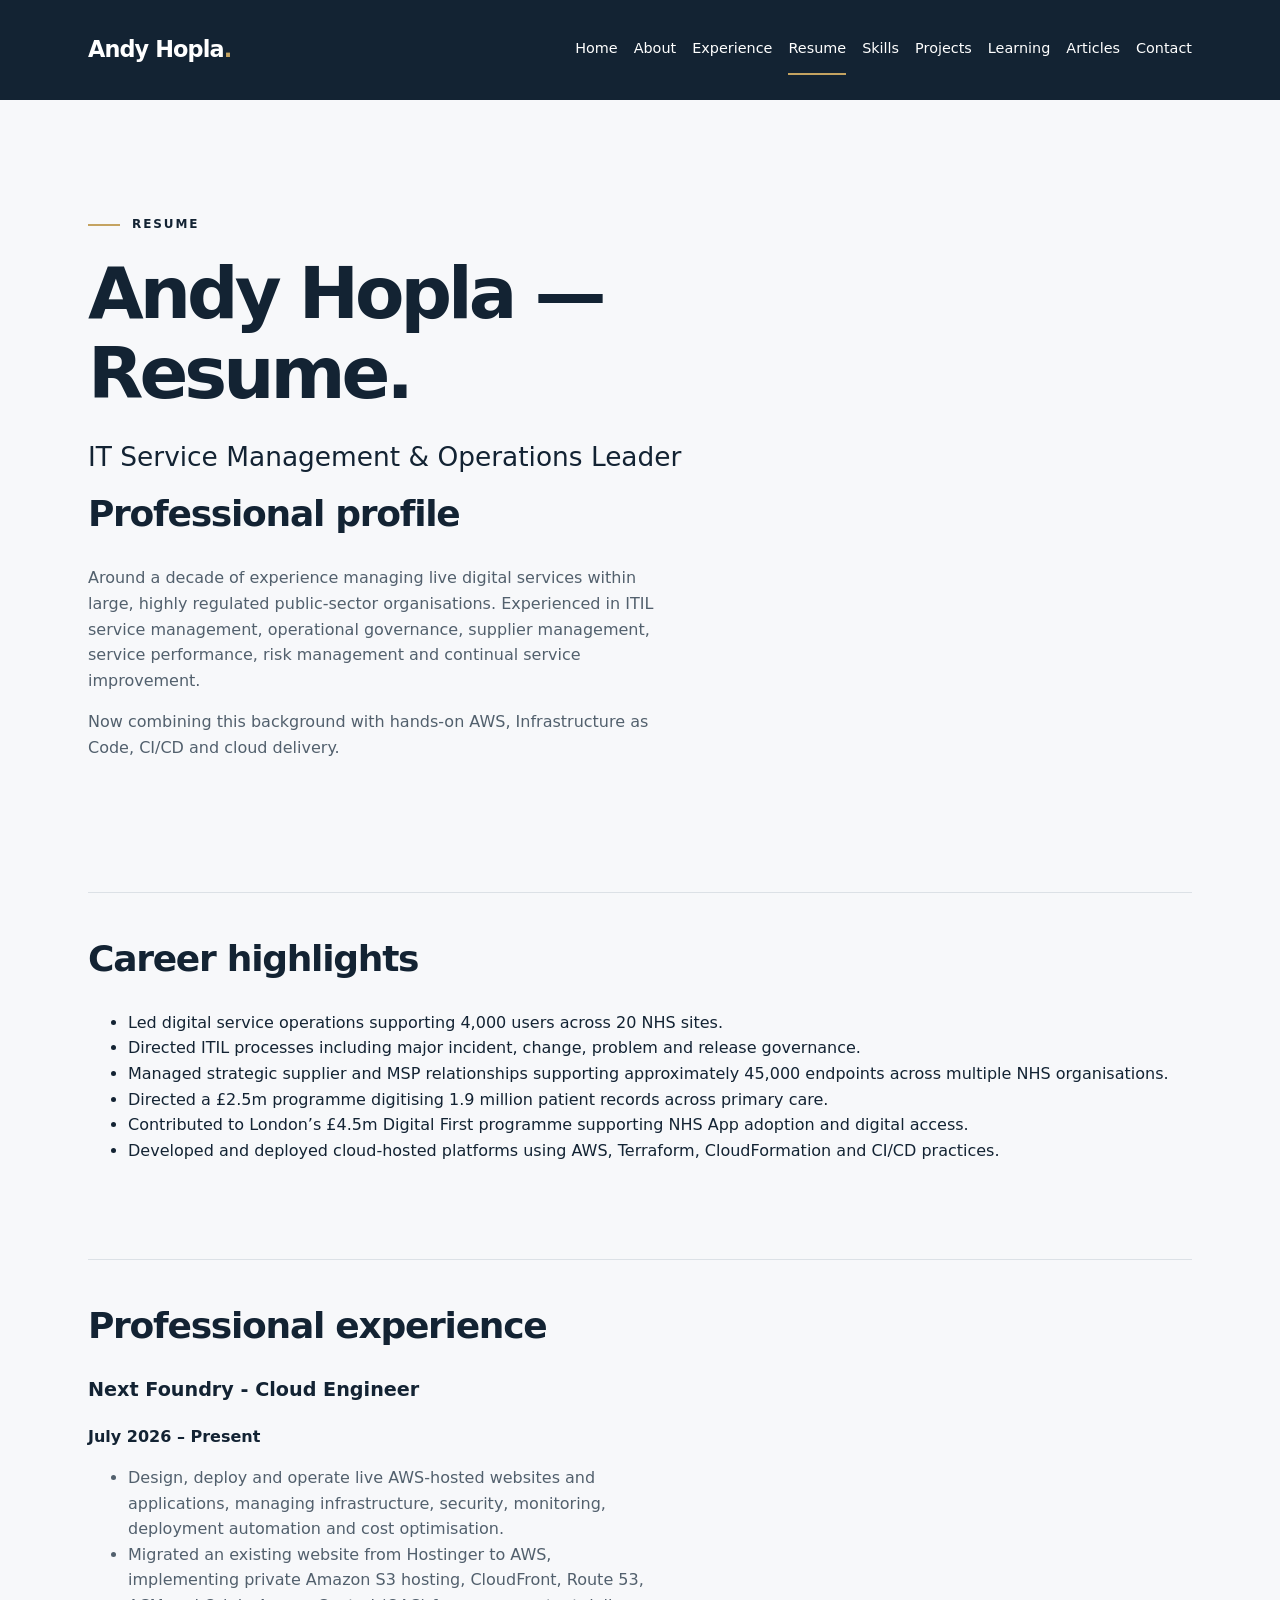
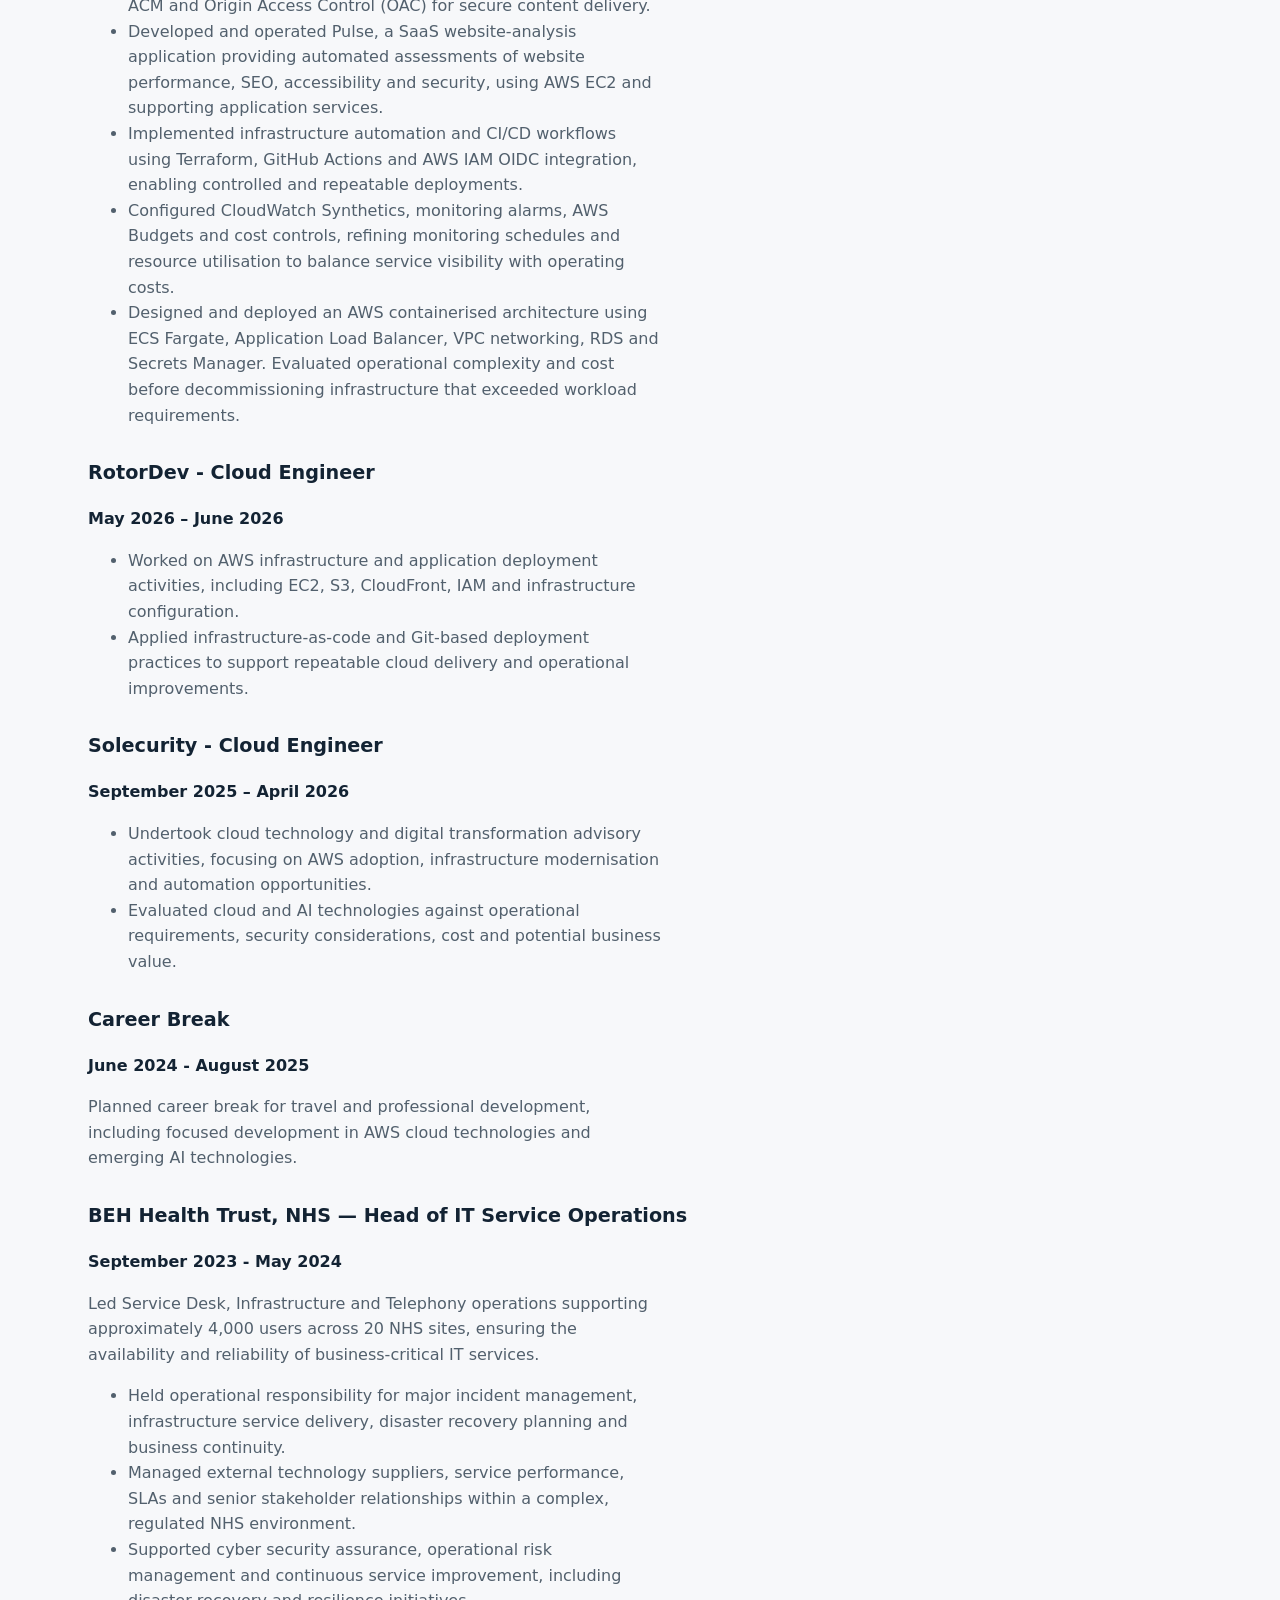
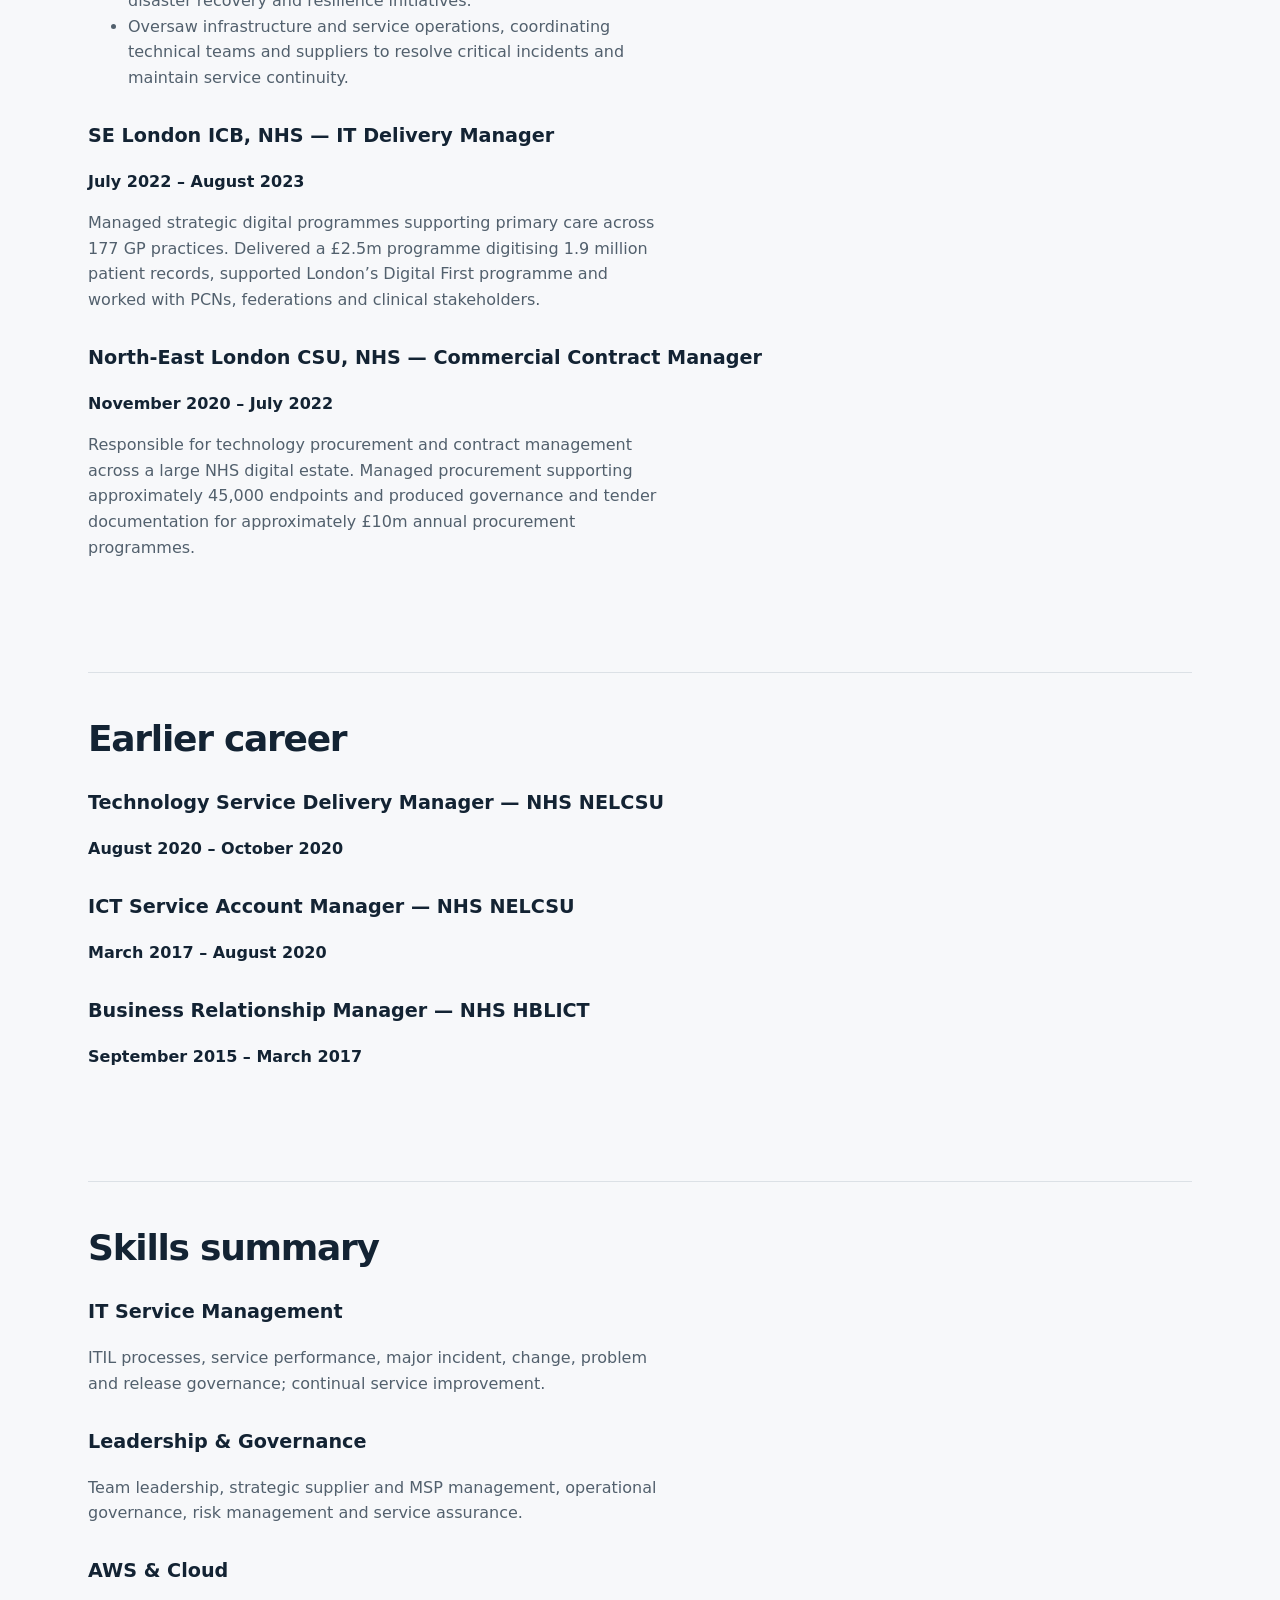
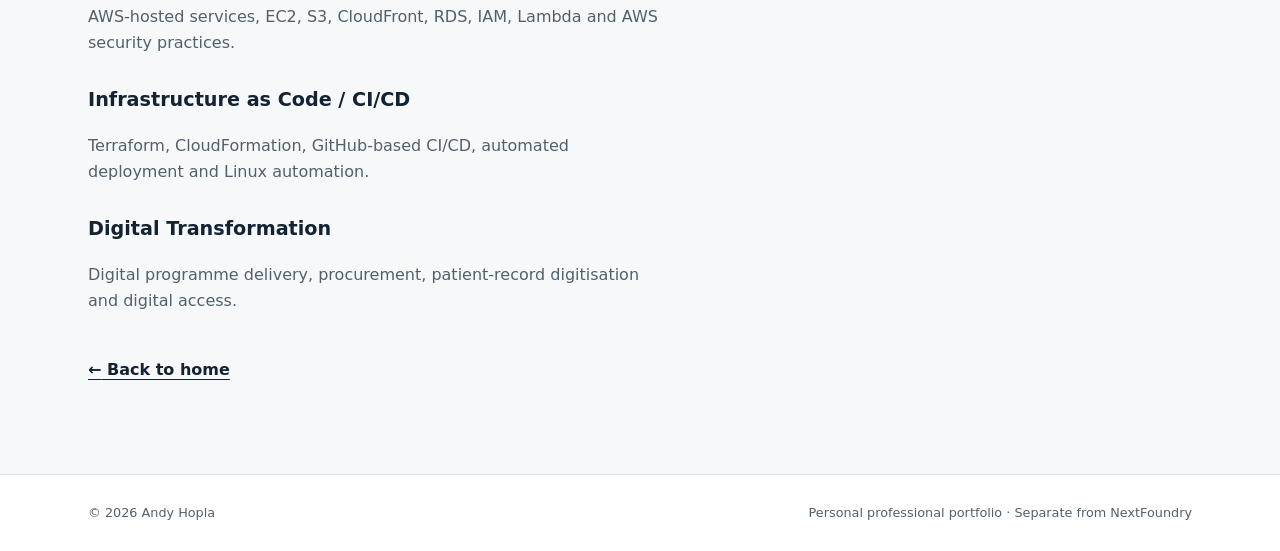
<file: pages/resume.html>
<!doctype html>
<html lang="en-GB">
<head>
  <meta charset="utf-8">
  <meta name="viewport" content="width=device-width, initial-scale=1">
  <meta name="description" content="Andy Hopla’s professional resume: IT service management, operations leadership, NHS digital programmes and hands-on AWS cloud delivery.">
  <meta name="theme-color" content="#132333">
  <link rel="icon" href="../favicon.ico" sizes="32x32">
  <link rel="icon" href="../favicon.svg" type="image/svg+xml" sizes="any">
  <title>Resume | Andy Hopla</title>
  <link rel="stylesheet" href="../css/styles.css">
  <script src="../js/main.js" defer></script>
</head>
<body>
  <a class="skip-link" href="#main-content">Skip to content</a>
  <header class="site-header">
    <div class="header-inner container">
      <a class="brand" href="../index.html" aria-label="Andy Hopla — home">Andy Hopla<span class="accent" aria-hidden="true">.</span></a>
      <button class="menu-toggle" type="button" aria-expanded="false" aria-controls="primary-navigation" hidden>Menu</button>
      <nav id="primary-navigation" aria-label="Main navigation">
        <ul>
          <li><a href="../index.html">Home</a></li>
          <li><a href="../pages/about.html">About</a></li>
          <li><a href="../pages/experience.html">Experience</a></li>
          <li><a href="../pages/resume.html" aria-current="page">Resume</a></li>
          <li><a href="../pages/skills.html">Skills</a></li>
          <li><a href="../pages/projects.html">Projects</a></li>
          <li><a href="../pages/learning.html">Learning</a></li>
          <li><a href="../pages/articles.html">Articles</a></li>
          <li><a href="../pages/contact.html">Contact</a></li>
        </ul>
      </nav>
    </div>
  </header>
  <main id="main-content" class="container" tabindex="-1">
    <section class="hero page-hero" aria-labelledby="page-title">
      <p class="eyebrow">Resume</p>
      <h1 id="page-title">Andy Hopla — Resume.</h1>
      <p class="intro">IT Service Management &amp; Operations Leader</p>
      <h2>Professional profile</h2>
      <p class="hero-description">Around a decade of experience managing live digital services within large, highly regulated public-sector organisations. Experienced in ITIL service management, operational governance, supplier management, service performance, risk management and continual service improvement.</p>
      <p class="hero-description">Now combining this background with hands-on AWS, Infrastructure as Code, CI/CD and cloud delivery.</p>
    </section>
    <section class="overview" aria-labelledby="highlights-title">
      <h2 id="highlights-title">Career highlights</h2>
      <ul>
        <li>Led digital service operations supporting 4,000 users across 20 NHS sites.</li>
        <li>Directed ITIL processes including major incident, change, problem and release governance.</li>
        <li>Managed strategic supplier and MSP relationships supporting approximately 45,000 endpoints across multiple NHS organisations.</li>
        <li>Directed a £2.5m programme digitising 1.9 million patient records across primary care.</li>
        <li>Contributed to London’s £4.5m Digital First programme supporting NHS App adoption and digital access.</li>
        <li>Developed and deployed cloud-hosted platforms using AWS, Terraform, CloudFormation and CI/CD practices.</li>
      </ul>
    </section>
    <section class="overview" aria-labelledby="career-title">
      <h2 id="career-title">Professional experience</h2>
      <section class="section-heading" aria-labelledby="role-0">
        <h3 id="role-0">Next Foundry - Cloud Engineer</h3>
        <p><strong>July 2026 – Present</strong></p>
        <ul class="hero-description">
          <li>Design, deploy and operate live AWS-hosted websites and applications, managing infrastructure, security, monitoring, deployment automation and cost optimisation.</li>
          <li>Migrated an existing website from Hostinger to AWS, implementing private Amazon S3 hosting, CloudFront, Route 53, ACM and Origin Access Control (OAC) for secure content delivery.</li>
          <li>Developed and operated Pulse, a SaaS website-analysis application providing automated assessments of website performance, SEO, accessibility and security, using AWS EC2 and supporting application services.</li>
          <li>Implemented infrastructure automation and CI/CD workflows using Terraform, GitHub Actions and AWS IAM OIDC integration, enabling controlled and repeatable deployments.</li>
          <li>Configured CloudWatch Synthetics, monitoring alarms, AWS Budgets and cost controls, refining monitoring schedules and resource utilisation to balance service visibility with operating costs.</li>
          <li>Designed and deployed an AWS containerised architecture using ECS Fargate, Application Load Balancer, VPC networking, RDS and Secrets Manager. Evaluated operational complexity and cost before decommissioning infrastructure that exceeded workload requirements.</li>
        </ul>
      </section>
      <section class="section-heading" aria-labelledby="role-1">
        <h3 id="role-1">RotorDev - Cloud Engineer</h3>
        <p><strong>May 2026 – June 2026</strong></p>
        <ul class="hero-description">
          <li>Worked on AWS infrastructure and application deployment activities, including EC2, S3, CloudFront, IAM and infrastructure configuration.</li>
          <li>Applied infrastructure-as-code and Git-based deployment practices to support repeatable cloud delivery and operational improvements.</li>
        </ul>
      </section>
      <section class="section-heading" aria-labelledby="role-2">
        <h3 id="role-2">Solecurity - Cloud Engineer</h3>
        <p><strong>September 2025 – April 2026</strong></p>
        <ul class="hero-description">
          <li>Undertook cloud technology and digital transformation advisory activities, focusing on AWS adoption, infrastructure modernisation and automation opportunities.</li>
          <li>Evaluated cloud and AI technologies against operational requirements, security considerations, cost and potential business value.</li>
        </ul>
      </section>
      <section class="section-heading" aria-labelledby="role-3">
        <h3 id="role-3">Career Break</h3>
        <p><strong>June 2024 - August 2025</strong></p>
        <p class="hero-description">Planned career break for travel and professional development, including focused development in AWS cloud technologies and emerging AI technologies.</p>
      </section>
      <section class="section-heading" aria-labelledby="role-4">
        <h3 id="role-4">BEH Health Trust, NHS — Head of IT Service Operations</h3>
        <p><strong>September 2023 - May 2024</strong></p>
        <p class="hero-description">Led Service Desk, Infrastructure and Telephony operations supporting approximately 4,000 users across 20 NHS sites, ensuring the availability and reliability of business-critical IT services.</p>
        <ul class="hero-description">
          <li>Held operational responsibility for major incident management, infrastructure service delivery, disaster recovery planning and business continuity.</li>
          <li>Managed external technology suppliers, service performance, SLAs and senior stakeholder relationships within a complex, regulated NHS environment.</li>
          <li>Supported cyber security assurance, operational risk management and continuous service improvement, including disaster recovery and resilience initiatives.</li>
          <li>Oversaw infrastructure and service operations, coordinating technical teams and suppliers to resolve critical incidents and maintain service continuity.</li>
        </ul>
      </section>
      <section class="section-heading" aria-labelledby="role-5">
        <h3 id="role-5">SE London ICB, NHS — IT Delivery Manager</h3>
        <p><strong>July 2022 – August 2023</strong></p>
        <p class="hero-description">Managed strategic digital programmes supporting primary care across 177 GP practices. Delivered a £2.5m programme digitising 1.9 million patient records, supported London’s Digital First programme and worked with PCNs, federations and clinical stakeholders.</p>
      </section>
      <section class="section-heading" aria-labelledby="role-6">
        <h3 id="role-6">North-East London CSU, NHS — Commercial Contract Manager</h3>
        <p><strong>November 2020 – July 2022</strong></p>
        <p class="hero-description">Responsible for technology procurement and contract management across a large NHS digital estate. Managed procurement supporting approximately 45,000 endpoints and produced governance and tender documentation for approximately £10m annual procurement programmes.</p>
      </section>
    </section>
    <section class="overview" aria-labelledby="earlier-title">
      <h2 id="earlier-title">Earlier career</h2>
      <section class="section-heading" aria-labelledby="earlier-0">
        <h3 id="earlier-0">Technology Service Delivery Manager — NHS NELCSU</h3>
        <p><strong>August 2020 – October 2020</strong></p>
      </section>
      <section class="section-heading" aria-labelledby="earlier-1">
        <h3 id="earlier-1">ICT Service Account Manager — NHS NELCSU</h3>
        <p><strong>March 2017 – August 2020</strong></p>
      </section>
      <section class="section-heading" aria-labelledby="earlier-2">
        <h3 id="earlier-2">Business Relationship Manager — NHS HBLICT</h3>
        <p><strong>September 2015 – March 2017</strong></p>
      </section>
    </section>
    <section class="overview" aria-labelledby="skills-title">
      <h2 id="skills-title">Skills summary</h2>
      <div class="section-heading">
        <h3>IT Service Management</h3>
        <p class="hero-description">ITIL processes, service performance, major incident, change, problem and release governance; continual service improvement.</p>
      </div>
      <div class="section-heading">
        <h3>Leadership &amp; Governance</h3>
        <p class="hero-description">Team leadership, strategic supplier and MSP management, operational governance, risk management and service assurance.</p>
      </div>
      <div class="section-heading">
        <h3>AWS &amp; Cloud</h3>
        <p class="hero-description">AWS-hosted services, EC2, S3, CloudFront, RDS, IAM, Lambda and AWS security practices.</p>
      </div>
      <div class="section-heading">
        <h3>Infrastructure as Code / CI/CD</h3>
        <p class="hero-description">Terraform, CloudFormation, GitHub-based CI/CD, automated deployment and Linux automation.</p>
      </div>
      <div class="section-heading">
        <h3>Digital Transformation</h3>
        <p class="hero-description">Digital programme delivery, procurement, patient-record digitisation and digital access.</p>
      </div>
      <a class="text-link" href="../index.html"><span aria-hidden="true">&larr;</span> Back to home</a>
    </section>
  </main>
  <footer class="site-footer">
    <div class="container footer-inner">
      <p>&copy; <span data-year>2026</span> Andy Hopla</p>
      <p>Personal professional portfolio <span aria-hidden="true">&middot;</span> Separate from NextFoundry</p>
    </div>
  </footer>
</body>
</html>
</file>
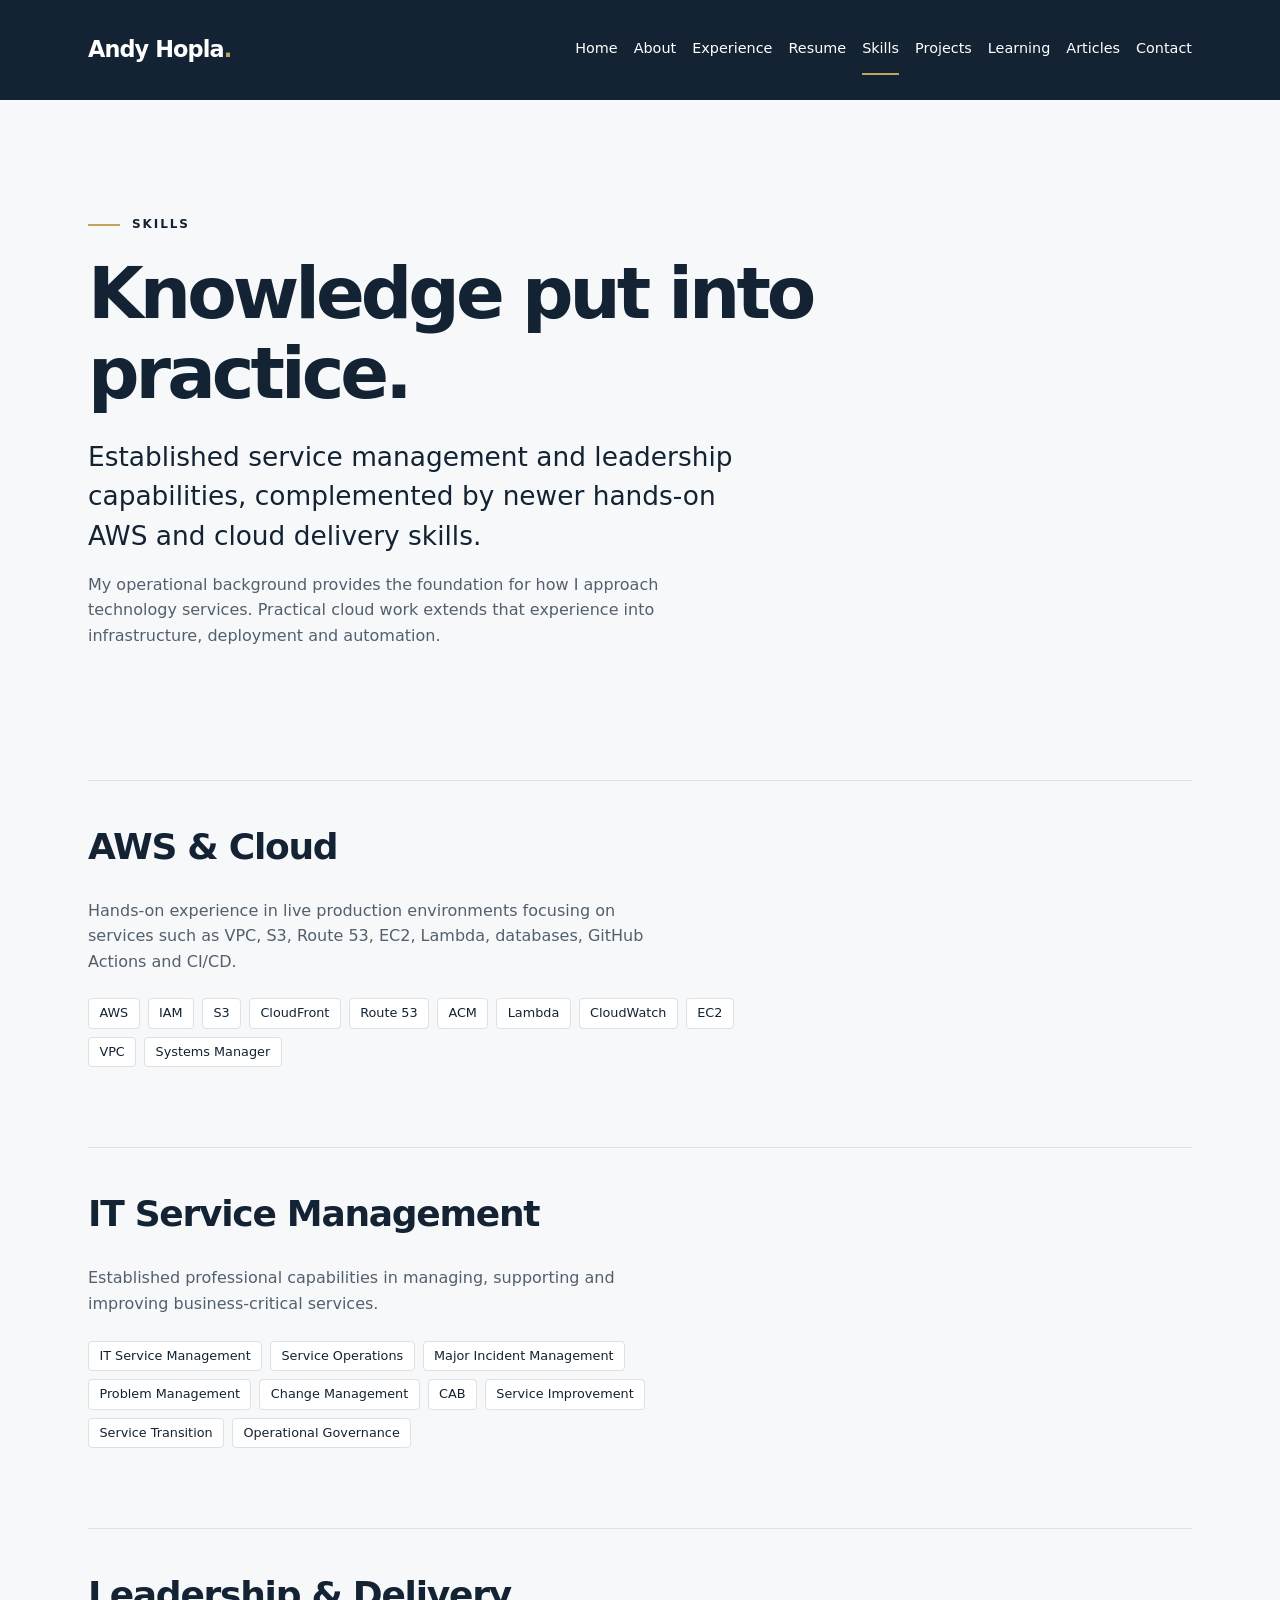
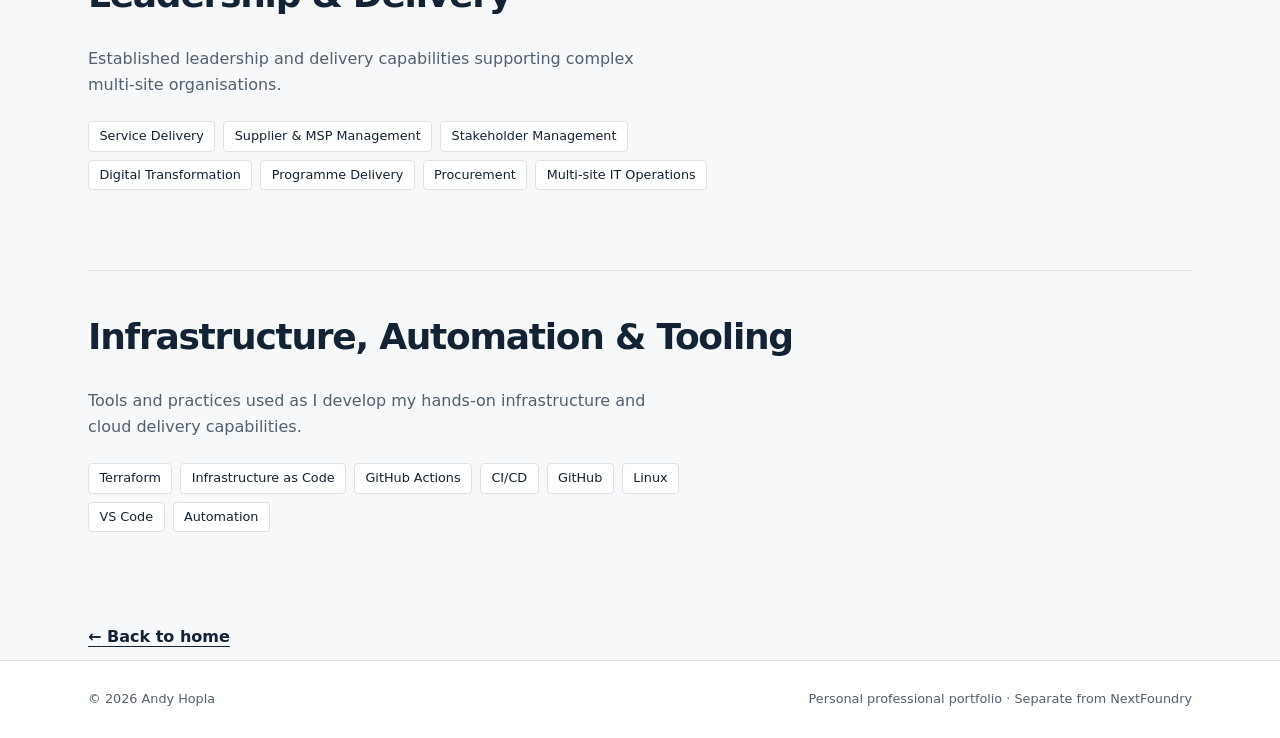
<file: pages/skills.html>
<!doctype html>
<html lang="en-GB">
<head>
  <meta charset="utf-8">
  <meta name="viewport" content="width=device-width, initial-scale=1">
  <meta name="description" content="Andy Hopla’s established IT service management and leadership skills, complemented by hands-on AWS, infrastructure and automation capabilities.">
  <meta name="theme-color" content="#132333">
  <link rel="icon" href="../favicon.ico" sizes="32x32">
  <link rel="icon" href="../favicon.svg" type="image/svg+xml" sizes="any">
  <title>Skills | Andy Hopla</title>
  <link rel="stylesheet" href="../css/styles.css">
  <script src="../js/main.js" defer></script>
</head>
<body>
  <a class="skip-link" href="#main-content">Skip to content</a>
  <header class="site-header">
    <div class="header-inner container">
      <a class="brand" href="../index.html" aria-label="Andy Hopla — home">Andy Hopla<span class="accent" aria-hidden="true">.</span></a>
      <button class="menu-toggle" type="button" aria-expanded="false" aria-controls="primary-navigation" hidden>Menu</button>
      <nav id="primary-navigation" aria-label="Main navigation">
        <ul>
          <li><a href="../index.html">Home</a></li>
          <li><a href="../pages/about.html">About</a></li>
          <li><a href="../pages/experience.html">Experience</a></li>
          <li><a href="../pages/resume.html">Resume</a></li>
          <li><a href="../pages/skills.html" aria-current="page">Skills</a></li>
          <li><a href="../pages/projects.html">Projects</a></li>
          <li><a href="../pages/learning.html">Learning</a></li>
          <li><a href="../pages/articles.html">Articles</a></li>
          <li><a href="../pages/contact.html">Contact</a></li>
        </ul>
      </nav>
    </div>
  </header>
  <main id="main-content" class="container" tabindex="-1">
    <section class="hero page-hero" aria-labelledby="page-title">
      <p class="eyebrow">Skills</p>
      <h1 id="page-title">Knowledge put into practice.</h1>
      <p class="intro">Established service management and leadership capabilities, complemented by newer hands-on AWS and cloud delivery skills.</p>
      <p class="hero-description">My operational background provides the foundation for how I approach technology services. Practical cloud work extends that experience into infrastructure, deployment and automation.</p>
    </section>
    <section class="overview" aria-labelledby="cloud-title">
      <h2 id="cloud-title">AWS &amp; Cloud</h2>
      <p class="hero-description">Hands-on experience in live production environments focusing on services such as VPC, S3, Route 53, EC2, Lambda, databases, GitHub Actions and CI/CD.</p>
      <ul class="project-tags" aria-label="AWS &amp; Cloud skills">
        <li>AWS</li>
        <li>IAM</li>
        <li>S3</li>
        <li>CloudFront</li>
        <li>Route 53</li>
        <li>ACM</li>
        <li>Lambda</li>
        <li>CloudWatch</li>
        <li>EC2</li>
        <li>VPC</li>
        <li>Systems Manager</li>
      </ul>
    </section>
    <section class="overview" aria-labelledby="itsm-title">
      <h2 id="itsm-title">IT Service Management</h2>
      <p class="hero-description">Established professional capabilities in managing, supporting and improving business-critical services.</p>
      <ul class="project-tags" aria-label="IT Service Management skills">
        <li>IT Service Management</li>
        <li>Service Operations</li>
        <li>Major Incident Management</li>
        <li>Problem Management</li>
        <li>Change Management</li>
        <li>CAB</li>
        <li>Service Improvement</li>
        <li>Service Transition</li>
        <li>Operational Governance</li>
      </ul>
    </section>
    <section class="overview" aria-labelledby="leadership-title">
      <h2 id="leadership-title">Leadership &amp; Delivery</h2>
      <p class="hero-description">Established leadership and delivery capabilities supporting complex multi-site organisations.</p>
      <ul class="project-tags" aria-label="Leadership &amp; Delivery skills">
        <li>Service Delivery</li>
        <li>Supplier &amp; MSP Management</li>
        <li>Stakeholder Management</li>
        <li>Digital Transformation</li>
        <li>Programme Delivery</li>
        <li>Procurement</li>
        <li>Multi-site IT Operations</li>
      </ul>
    </section>
    <section class="overview" aria-labelledby="tooling-title">
      <h2 id="tooling-title">Infrastructure, Automation &amp; Tooling</h2>
      <p class="hero-description">Tools and practices used as I develop my hands-on infrastructure and cloud delivery capabilities.</p>
      <ul class="project-tags" aria-label="Infrastructure, Automation &amp; Tooling skills">
        <li>Terraform</li>
        <li>Infrastructure as Code</li>
        <li>GitHub Actions</li>
        <li>CI/CD</li>
        <li>GitHub</li>
        <li>Linux</li>
        <li>VS Code</li>
        <li>Automation</li>
      </ul>
    </section>
    <a class="text-link" href="../index.html"><span aria-hidden="true">&larr;</span> Back to home</a>
  </main>
  <footer class="site-footer">
    <div class="container footer-inner">
      <p>&copy; <span data-year>2026</span> Andy Hopla</p>
      <p>Personal professional portfolio <span aria-hidden="true">&middot;</span> Separate from NextFoundry</p>
    </div>
  </footer>
</body>
</html>
</file>
<file: css/styles.css>
:root {
  color-scheme: light;
  --navy: #132333;
  --muted: #52606d;
  --gold: #c4a361;
  --paper: #f7f8fa;
  --line: #dce1e6;
  --white: #fff;
  font-family: system-ui, -apple-system, BlinkMacSystemFont, "Segoe UI", sans-serif;
  color: var(--navy);
  background: var(--paper);
  line-height: 1.6;
}

* { box-sizing: border-box; }
body { margin: 0; min-height: 100vh; display: flex; flex-direction: column; }
main { flex: 1; width: 100%; }
a { color: inherit; text-underline-offset: 0.25em; }
button { font: inherit; }
[hidden] { display: none !important; }
:focus-visible { outline: 3px solid #806021; outline-offset: 5px; }
.site-header :focus-visible, .skip-link:focus-visible { outline-color: var(--gold); }
.container { max-width: 1200px; margin-inline: auto; padding-inline: clamp(1.25rem, 4vw, 3rem); }
.accent { color: var(--gold); }
.skip-link { position: absolute; z-index: 10; top: 0.75rem; left: 1rem; padding: 0.75rem 1rem; background: var(--navy); color: var(--white); transform: translateY(-200%); }
.skip-link:focus { transform: translateY(0); }
.site-header { background: var(--navy); color: var(--white); }
.header-inner { min-height: 100px; display: flex; align-items: center; justify-content: space-between; gap: 2rem; }
.brand { font-size: 1.4rem; font-weight: 700; letter-spacing: -0.04em; text-decoration: none; white-space: nowrap; }
nav ul { display: flex; flex-wrap: wrap; gap: 0.2rem 1rem; list-style: none; padding: 0; margin: 0; }
nav a { display: block; padding-block: 0.8rem; font-size: 0.9rem; text-decoration: none; border-bottom: 2px solid transparent; }
nav a:hover, nav a[aria-current="page"] { border-color: var(--gold); }
.menu-toggle { min-height: 44px; padding: 0.4rem 0.9rem; color: var(--white); background: transparent; border: 1px solid var(--gold); border-radius: 4px; cursor: pointer; }
.hero { padding-block: clamp(4rem, 9vw, 7.5rem); max-width: 850px; }
.eyebrow { margin: 0 0 1.25rem; font-size: 0.75rem; font-weight: 700; letter-spacing: 0.16em; text-transform: uppercase; }
.eyebrow::before { content: ""; display: inline-block; width: 2rem; height: 2px; background: var(--gold); vertical-align: middle; margin-right: 0.75rem; }
h1, h2, h3, p { margin-top: 0; }
h1 { font-size: clamp(3rem, 7vw, 5.5rem); line-height: 1.1; letter-spacing: -0.055em; margin-bottom: 1.5rem; overflow-wrap: break-word; }
h2 { font-size: clamp(1.75rem, 3vw, 2.25rem); line-height: 1.2; letter-spacing: -0.035em; }
h3 { font-size: 1.2rem; line-height: 1.4; }
.intro { font-size: clamp(1.2rem, 2.5vw, 1.65rem); line-height: 1.5; max-width: 42rem; margin-bottom: 1rem; }
.hero-description, .content-note { color: var(--muted); max-width: 36rem; }
.actions { display: flex; align-items: center; flex-wrap: wrap; gap: 1rem 1.75rem; margin-top: 2rem; }
.button { display: inline-flex; gap: 2rem; align-items: center; padding: 0.85rem 1.25rem; background: var(--navy); color: var(--white); border-radius: 4px; text-decoration: none; font-weight: 600; }
.button:hover { background: #294156; }
.text-link { display: inline-block; padding-block: 0.7rem; font-weight: 600; }
.overview { border-top: 1px solid var(--line); padding-block: 2.75rem 5rem; }
.section-heading { margin-bottom: 2rem; }
.card-grid { display: grid; grid-template-columns: repeat(3, minmax(0, 1fr)); gap: 1.25rem; }
.card { display: block; padding: 1.75rem; background: var(--white); border: 1px solid var(--line); border-radius: 6px; text-decoration: none; }
.card:hover { border-color: #806021; }
.contact-cards .card { border: 2px solid var(--gold); }
.contact-cards .card:hover { border-color: #806021; }
.card-number { display: block; margin-bottom: 2rem; color: var(--muted); font-size: 0.8rem; }
.card h3 { display: flex; justify-content: space-between; gap: 1rem; margin-bottom: 0.75rem; }
.card p { color: var(--muted); margin-bottom: 0; }
.page-hero h1 { font-size: clamp(2.75rem, 6vw, 4.5rem); }
.content-note { margin-block: 2rem 0.5rem; }
.site-footer { border-top: 1px solid var(--line); background: var(--white); font-size: 0.8rem; color: var(--muted); }
.footer-inner { display: flex; flex-wrap: wrap; justify-content: space-between; gap: 0.75rem 2rem; padding-block: 1.75rem; }
.footer-inner p { margin: 0; }

@media (max-width: 960px) {
  .header-inner { flex-wrap: wrap; gap: 0.5rem 1rem; padding-block: 1rem; min-height: 80px; }
  nav { width: 100%; }
  nav ul { gap: 0.25rem 1.25rem; }
  .card-grid { grid-template-columns: 1fr; }
  .card-number { margin-bottom: 1rem; }
}

@media (prefers-reduced-motion: no-preference) {
  a { transition: background-color 150ms ease, border-color 150ms ease; }
}

/* Homepage portrait layout; other page heroes retain their existing styles. */
.home-hero { display: grid; grid-template-columns: minmax(0, 1fr) 200px; align-items: center; gap: 3rem; max-width: none; }
.home-hero-content { min-width: 0; }
.home-hero-portrait { width: 200px; max-width: 100%; aspect-ratio: 3 / 4; display: grid; place-items: center; overflow: hidden; border: 3px solid var(--gold); border-radius: 20px; background: var(--white); color: var(--muted); font-size: 0.85rem; }
.home-hero-portrait img { display: block; width: 100%; height: 100%; object-fit: cover; object-position: center; }

@media (max-width: 960px) {
  .home-hero { grid-template-columns: minmax(0, 1fr); gap: 2rem; }
}

/* Technology tags on the Projects page. */
.project-tags { display: flex; flex-wrap: wrap; gap: 0.5rem; max-width: 42rem; padding: 0; margin: 1.5rem 0 0; list-style: none; }
.project-tags li { padding: 0.25rem 0.65rem; border: 1px solid var(--line); border-radius: 4px; background: var(--white); color: var(--navy); font-size: 0.8rem; }

/* Readable long-form project case studies. */
.case-study { max-width: 42rem; overflow-wrap: break-word; }
.case-study .overview { padding-block: 2.75rem; }
.case-study blockquote { margin: 1.5rem 0; padding: 0.75rem 1.25rem; border-left: 3px solid var(--gold); background: var(--white); }
.case-study blockquote p { margin-bottom: 0; }
.architecture-flow { padding: 1rem 1.25rem; border: 1px solid var(--line); border-radius: 4px; background: var(--white); }

.case-study .security-layers { list-style: none; margin: 1.5rem 0; padding: 1.25rem; border: 1px solid var(--line); border-radius: 4px; background: var(--white); text-align: center; }
.security-layers .layer-arrow { display: block; margin-block: 0.5rem; color: var(--muted); font-size: 1.25rem; }
</file>
